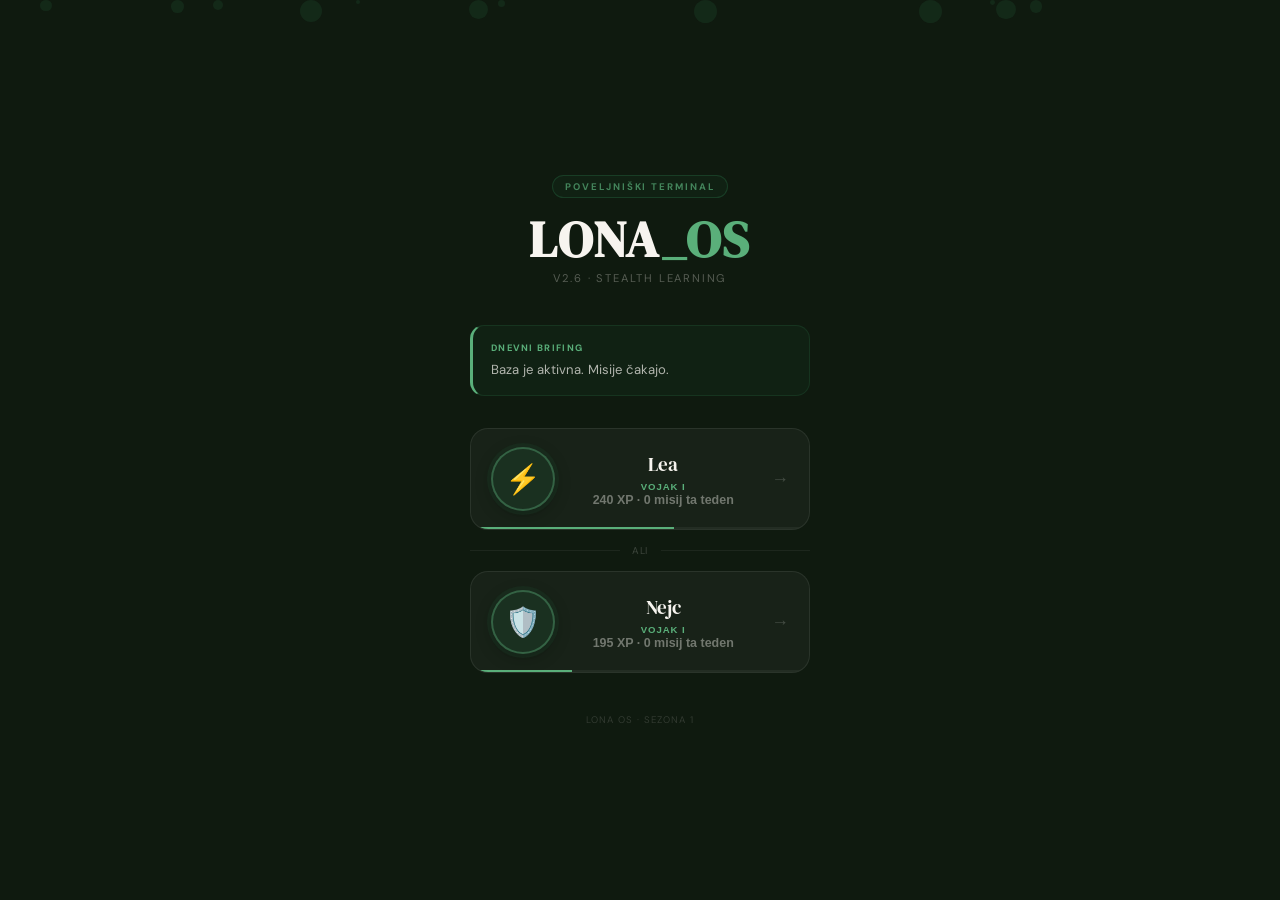
<file: index.html>
<!DOCTYPE html>
<html lang="sl" >
<head>
  <meta charset="UTF-8" />
  <meta name="viewport" content="width=device-width, initial-scale=1.0, viewport-fit=cover" />
  <meta name="theme-color" content="#F7F4EF" />
  <meta name="apple-mobile-web-app-capable" content="yes" />
  <meta name="apple-mobile-web-app-status-bar-style" content="black-translucent" />
  <title>LONA OS</title>
  <link rel="preconnect" href="https://fonts.googleapis.com" />
  <link rel="preconnect" href="https://fonts.gstatic.com" crossorigin />
  <link href="https://fonts.googleapis.com/css2?family=Nunito:wght@700;800;900&family=Nunito+Sans:wght@400;600;700&display=swap" rel="stylesheet"/>
  <link rel="stylesheet" href="style.css" />
  <link rel="manifest" href="manifest.json"/>
  <meta name="mobile-web-app-capable" content="yes"/>
  <meta name="apple-mobile-web-app-capable" content="yes"/>
  <meta name="apple-mobile-web-app-status-bar-style" content="default"/>
  <meta name="apple-mobile-web-app-title" content="LONA OS"/>
  <meta name="theme-color" content="#F7F4EF"/>
</head>
<body>


  <!-- ── HEADER ──────────────────────────────────────────── -->
  <header class="top-bar">
    <div class="top-bar__logo">
      <span class="logo-bracket">[</span>LONA<span class="logo-accent">_OS</span><span class="logo-bracket">]</span>
    </div>
    <div class="top-bar__meta">
      <span class="status-dot" aria-label="Online"></span>
      <span class="top-bar__title">Poveljniški Center</span>
    </div>
    <button class="top-bar__alert" onclick="showSituationPicker()" title="Situacijska misija" style="margin-right:4px;background:#FF9500;border-color:#FF9500;color:white">📍</button>
    <button class="top-bar__alert" aria-label="Zamenjaj agenta" onclick="location.href='login.html'" title="Zamenjaj agenta">
      ⇄
    </button>
  </header>

  <main class="main-scroll">

  <!-- COMMANDER PANEL -->
  <section id="cmd-panel-section">
    <!-- Generira renderCmdAgents() -->
  </section>

  <!-- KATEGORIJE — horizontal scroll -->
  <div class="cat-scroll-wrap">
    <div class="cat-scroll" id="cat-scroll">
      <button class="cat-pill cat-pill--active" data-cat="all">Vse</button>
      <button class="cat-pill" data-cat="hygiene">Higiena</button>
      <button class="cat-pill" data-cat="kitchen">Kuhinja</button>
      <button class="cat-pill" data-cat="cleaning">Čiščenje</button>
      <button class="cat-pill" data-cat="organisation">Organiz.</button>
      <button class="cat-pill" data-cat="care">Skrb</button>
      <button class="cat-pill" data-cat="outdoor">Outdoor</button>
      <button class="cat-pill" data-cat="body">Telo</button>
      <button class="cat-pill" data-cat="safety">Varnost</button>
      <button class="cat-pill" data-cat="money">Denar</button>
      <button class="cat-pill" data-cat="social">Socialne</button>
      <button class="cat-pill" data-cat="creativity">Um</button>
      <button class="cat-pill" data-cat="eq">EQ</button>
      <button class="cat-pill" data-cat="fear">Strah</button>
      <button class="cat-pill" data-cat="independence">Samostojnost</button>
      <button class="cat-pill" data-cat="custom">Moje</button>
    </div>
  </div>

  <!-- HEADER misij -->
  <div class="section-header" style="margin-bottom:0">
    <h3 class="section-header__title" id="missions-cat-title">⭐ Vse Misije</h3>
    <div style="display:flex;gap:6px;align-items:center">
      <button onclick="shuffleMissions()"
        style="padding:5px 10px;border-radius:20px;background:#007AFF;color:white;font-family:'Nunito',sans-serif;font-size:.72rem;font-weight:900;border:none;cursor:pointer;box-shadow:0 2px 0 rgba(0,122,255,.4)">↻</button>
      <button onclick="showSituationPicker()"
        style="padding:5px 10px;border-radius:20px;background:#FF9500;color:white;font-family:'Nunito',sans-serif;font-size:.72rem;font-weight:900;border:none;cursor:pointer;box-shadow:0 2px 0 rgba(255,149,0,.4)">📍</button>
      <span class="section-header__badge" id="missions-badge">0</span>
    </div>
  </div>

  <!-- MISSIONS GRID — dinamično -->
  <section class="missions-wrapper">
    <div class="missions-grid" id="missions-grid"></div>
  </section>

</main>

  <!-- ── BOTTOM NAV ───────────────────────────────────────── -->
  <nav class="bottom-nav" aria-label="Navigacija">
    <button class="bottom-nav__item bottom-nav__item--active" aria-current="page" onclick="location.href='index.html'">
      🏠
      <span>Baza</span>
    </button>
    <button class="bottom-nav__item" onclick="location.href='hub.html'">
      <svg viewBox="0 0 24 24" fill="none" stroke="currentColor" stroke-width="2"><circle cx="12" cy="12" r="10"/><path d="M12 8v4l3 3"/></svg>
      Hub
    </button>
    <button class="bottom-nav__item" onclick="location.href='library.html'">
      📚
      <span>Knjižnica</span>
    </button>
    <button class="bottom-nav__item" onclick="location.href='profile.html'">
      👤
      <span>Profil</span>
    </button>
  </nav>

  
  

  <script src="config.js"></script>
  <script src="engine/gatekeeper.js"></script>
  <script src="engine/xp.js"></script>
  <script src="engine/cooldown.js"></script>
  <script src="engine/joker.js"></script>
  <script src="engine/actionPrompt.js"></script>
  <script src="engine/mastery.js"></script>
  <script src="engine/season.js"></script>
  <script src="engine/equipment.js"></script>
  <script src="engine/eq.js"></script>
  <script src="engine/bank.js"></script>
  <script src="engine/attributes.js"></script>
  <script src="engine/progressive.js"></script>
  <script src="engine/streak.js"></script>
  <script src="engine/custom_missions.js"></script>
  <script src="engine/scholar.js"></script>
  <script src="engine.js"></script>

  <!-- Settings panel -->
  <div id="settings-panel" style="display:none;position:fixed;inset:0;z-index:9000;background:rgba(0,0,0,.85);backdrop-filter:blur(8px);align-items:center;justify-content:center">
    <div style="background:var(--bg-card);border:1px solid rgba(255,255,255,.12);border-radius:var(--r-lg);padding:24px 20px;max-width:320px;width:calc(100% - 32px);display:flex;flex-direction:column;gap:12px">
      <p style="font-family:var(--font-display);font-size:1rem;font-weight:700;letter-spacing:.08em">⚙️ Nastavitve</p>

      <button onclick="lonaReset()" style="padding:11px;border-radius:var(--r-md);background:rgba(255,60,90,.1);border:1px solid rgba(255,60,90,.3);color:var(--neon-red);font-size:.88rem;font-weight:600;font-family:var(--font-body)">
        🔄 Reset vse podatke
      </button>

      <button onclick="lonaDebug();document.getElementById('settings-panel').style.display='none'" style="padding:11px;border-radius:var(--r-md);background:#EEF3FD;border:1px solid rgba(37,99,235,.2);color:#2563EB;font-size:.88rem;font-weight:600;font-family:var(--font-body)">
        🔍 Debug (konzola)
      </button>

      <button onclick="document.getElementById('settings-panel').style.display='none'" style="padding:11px;border-radius:var(--r-md);border:1px solid rgba(255,255,255,.1);color:var(--text-secondary);font-size:.88rem;font-weight:600;font-family:var(--font-body)">
        Zapri
      </button>
    </div>
  </div>

  <script>
  // Pokaži current agenta v top baru
  (function() {
    const id   = localStorage.getItem("lona_current_agent") || LONA_CONFIG.agents[0].id;
    const agent = LONA_CONFIG.agents.find(a => a.id === id);
    const el   = document.getElementById("current-agent-name");
    if (el && agent) el.textContent = agent.avatar + " " + agent.name;
  })();

  // Redirect na login če ni izbranega agenta
  if (!localStorage.getItem("lona_current_agent")) {
    location.href = "login.html";
  }

  // Settings panel — zapri ob kliku zunaj ali na gumb
  document.getElementById("settings-panel").addEventListener("click", (e) => {
    if (e.target === document.getElementById("settings-panel")) {
      document.getElementById("settings-panel").style.display = "none";
    }
  });
  </script>
  <script>
    if ('serviceWorker' in navigator) {
      navigator.serviceWorker.register('./sw.js').catch(() => {});
    }
  </script>

  <!-- DEBUG OVERLAY za mobilni -->
  <div id="debug-overlay" style="display:none;position:fixed;bottom:90px;left:10px;right:10px;z-index:99999;background:rgba(0,0,0,.9);color:#0f0;font-size:.7rem;font-family:monospace;padding:10px;border-radius:10px;max-height:200px;overflow-y:auto;border:1px solid #0f0"></div>
  <script>
  // Pokaži overlay z dvojnim tapom
  let taps = 0;
  document.addEventListener('touchstart', () => {
    taps++;
    if (taps >= 5) {
      document.getElementById('debug-overlay').style.display = 'block';
      taps = 0;
    }
    setTimeout(() => taps = 0, 1000);
  });

  // Ujemi vse napake
  window.onerror = function(msg, src, line, col, err) {
    const el = document.getElementById('debug-overlay');
    el.style.display = 'block';
    el.innerHTML += '<div style="color:#f55;margin-bottom:4px">❌ ' + msg + '<br><span style="color:#888">' + (src||'').split('/').pop() + ':' + line + '</span></div>';
    return false;
  };
  window.addEventListener('unhandledrejection', e => {
    const el = document.getElementById('debug-overlay');
    el.style.display = 'block';
    el.innerHTML += '<div style="color:#fa0;margin-bottom:4px">⚠️ ' + (e.reason?.message || e.reason) + '</div>';
  });
  </script>
</body>
</html>
</file>
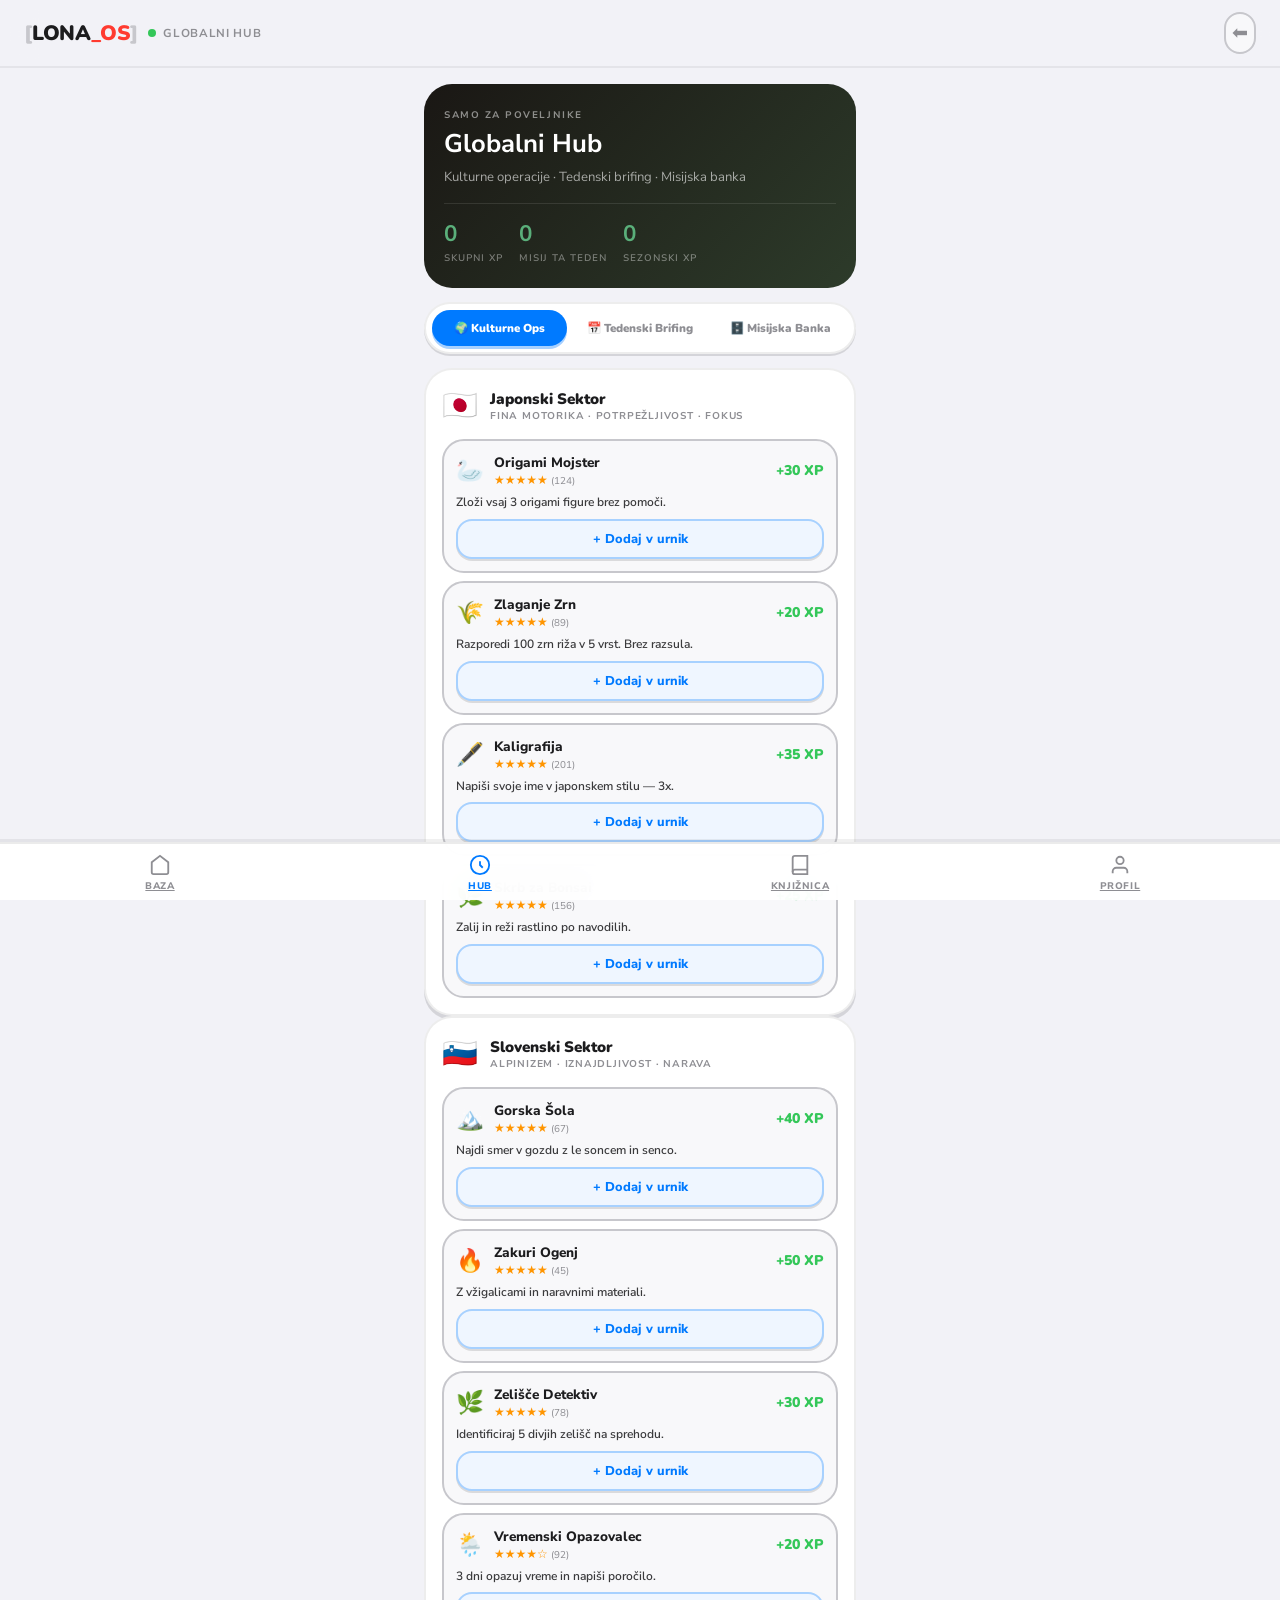
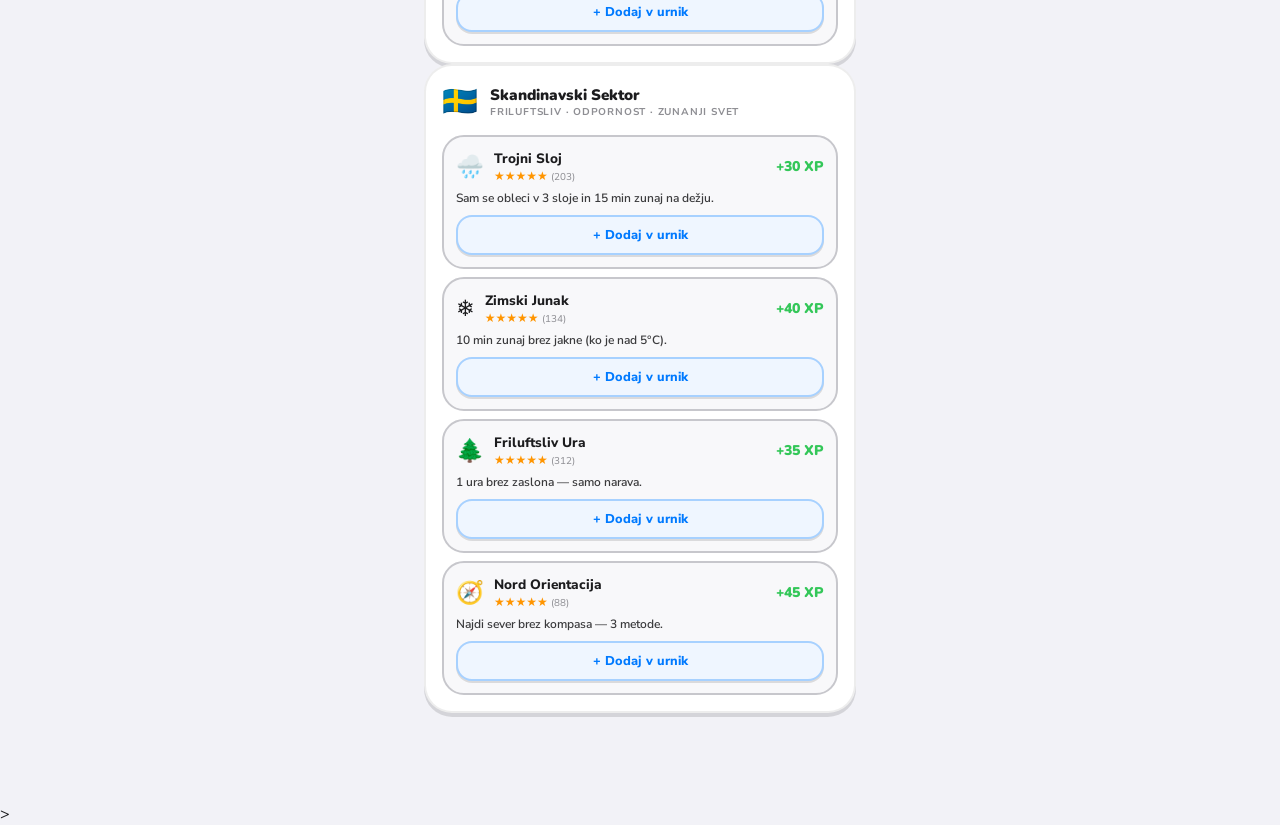
<file: hub.html>
<!DOCTYPE html>
<html lang="sl">
<head>
<meta charset="UTF-8"/>
<meta name="viewport" content="width=device-width,initial-scale=1.0,viewport-fit=cover"/>
<meta name="theme-color" content="#F7F4EF"/>
<link rel="manifest" href="manifest.json"/>
<meta name="mobile-web-app-capable" content="yes"/>
<title>LONA OS — Hub</title>
<link href="https://fonts.googleapis.com/css2?family=Nunito:wght@700;800;900&family=Nunito+Sans:wght@400;600;700&display=swap" rel="stylesheet"/>
<link rel="stylesheet" href="style.css"/>
<style>
/* Hub specifični stili */
.hub-hero {
  background: linear-gradient(135deg, #1A1714 0%, #2D3B2A 100%);
  border-radius: var(--r-xl);
  padding: 24px 20px;
  color: white;
  display: flex; flex-direction: column; gap: 8px;
}
.hub-hero__eyebrow {
  font-size: .6rem; font-weight: 700; letter-spacing: .16em;
  text-transform: uppercase; color: rgba(255,255,255,.5);
}
.hub-hero__title {
  font-family: var(--font-serif); font-size: 1.6rem;
  color: white; line-height: 1.2;
}
.hub-hero__sub { font-size: .82rem; color: rgba(255,255,255,.6); line-height: 1.5; }
.hub-hero__stats {
  display: flex; gap: 16px; margin-top: 8px; padding-top: 14px;
  border-top: 1px solid rgba(255,255,255,.1);
}
.hub-stat { display: flex; flex-direction: column; gap: 2px; }
.hub-stat__val {
  font-family: var(--font-serif); font-size: 1.4rem;
  color: #5AAF7A; font-weight: 700;
}
.hub-stat__lbl {
  font-size: .6rem; font-weight: 600; letter-spacing: .1em;
  text-transform: uppercase; color: rgba(255,255,255,.4);
}

/* Tedenski urnik */
.weekly-plan {
  background: #fff; border: 1px solid #C4BFB8;
  border-radius: var(--r-xl); padding: 18px;
}
.weekly-plan__title {
  font-family: var(--font-serif); font-size: 1rem;
  color: var(--ink-1); margin-bottom: 14px;
  display: flex; align-items: center; gap: 8px;
}
.day-row {
  display: flex; align-items: center; gap: 10px;
  padding: 8px 0; border-bottom: 1px solid #F0EDE7;
}
.day-row:last-child { border-bottom: none; }
.day-row__name {
  font-size: .72rem; font-weight: 700; color: var(--ink-3);
  width: 30px; flex-shrink: 0; text-transform: uppercase;
  letter-spacing: .06em;
}
.day-row__name--today { color: var(--green); }
.day-row__missions {
  display: flex; gap: 5px; flex: 1; flex-wrap: wrap;
}
.day-mission-chip {
  font-size: .68rem; font-weight: 600; padding: 3px 8px;
  border-radius: 20px; cursor: pointer;
  background: #EAF4EE; color: #2D7D52;
  border: 1px solid rgba(45,125,82,.2);
  transition: all 150ms ease;
}
.day-mission-chip:hover { background: #D5ECD9; }
.day-mission-chip--remove { background: #FDECEA; color: #C4352A; border-color: rgba(196,53,42,.2); }
.day-row__add {
  font-size: .7rem; color: var(--ink-4); cursor: pointer;
  padding: 3px 8px; border-radius: 20px;
  border: 1px dashed #C4BFB8;
  transition: all 150ms ease; white-space: nowrap;
}
.day-row__add:hover { border-color: var(--green); color: var(--green); }

/* Misija banka */
.mission-bank {
  background: #fff; border: 1px solid #C4BFB8;
  border-radius: var(--r-xl); padding: 18px;
}
.mission-bank__title {
  font-family: var(--font-serif); font-size: 1rem;
  color: var(--ink-1); margin-bottom: 14px;
}
.bank-grid { display: flex; flex-direction: column; gap: 6px; }
.bank-item {
  display: flex; align-items: center; gap: 12px;
  padding: 10px 12px; border-radius: var(--r-md);
  border: 1px solid #C4BFB8; cursor: pointer;
  transition: all 150ms ease; background: var(--bg-subtle);
}
.bank-item:hover { background: #EAF4EE; border-color: var(--green); }
.bank-item__icon { font-size: 1.1rem; flex-shrink: 0; }
.bank-item__info { flex: 1; }
.bank-item__name { font-size: .82rem; font-weight: 600; color: var(--ink-1); }
.bank-item__xp   { font-size: .65rem; color: var(--green); font-weight: 600; }
.bank-item__add  {
  font-size: .75rem; font-weight: 700; color: var(--ink-4);
  width: 24px; height: 24px; border-radius: 50%;
  border: 1.5px solid #C4BFB8; display: flex;
  align-items: center; justify-content: center;
  transition: all 150ms ease; flex-shrink: 0;
}
.bank-item:hover .bank-item__add { border-color: var(--green); color: var(--green); }

/* Brifing gumb */
.briefing-btn {
  display: flex; align-items: center; justify-content: center; gap: 10px;
  padding: 16px; border-radius: var(--r-lg);
  background: #1A1714; color: white;
  font-family: var(--font-sans); font-size: 1rem; font-weight: 600;
  border: none; cursor: pointer; transition: all 200ms ease;
  width: 100%;
}
.briefing-btn:hover { background: #2D3B2A; transform: translateY(-1px); }
.briefing-btn:active { transform: scale(.98); }

/* Season teaser */
.season-teaser {
  background: #FDF3E3; border: 1.5px solid rgba(196,125,26,.3);
  border-radius: var(--r-xl); padding: 16px;
  display: flex; align-items: center; gap: 14px;
}
.season-teaser__icon { font-size: 2rem; flex-shrink: 0; }
.season-teaser__info { flex: 1; }
.season-teaser__title {
  font-family: var(--font-serif); font-size: .95rem;
  color: var(--ink-1); margin-bottom: 3px;
}
.season-teaser__sub { font-size: .72rem; color: var(--amber); font-weight: 600; }
</style>
</head>
<body>

<!-- TOP BAR -->
<header class="top-bar">
  <p class="top-bar__logo"><span class="logo-bracket">[</span>LONA<span class="logo-accent">_OS</span><span class="logo-bracket">]</span></p>
  <div class="top-bar__meta">
    <span class="status-dot"></span>
    <span class="top-bar__title">Globalni Hub</span>
  </div>
  <button class="top-bar__alert" onclick="location.href='index.html'" title="Nazaj">⬅</button>
</header>

<main class="main-scroll">

  <!-- Hero -->
  <div class="hub-hero">
    <p class="hub-hero__eyebrow">Samo za Poveljnike</p>
    <h1 class="hub-hero__title">Globalni Hub</h1>
    <p class="hub-hero__sub">Kulturne operacije · Tedenski brifing · Misijska banka</p>
    <div class="hub-hero__stats">
      <div class="hub-stat">
        <span class="hub-stat__val" id="hub-total-xp">0</span>
        <span class="hub-stat__lbl">Skupni XP</span>
      </div>
      <div class="hub-stat">
        <span class="hub-stat__val" id="hub-missions-done">0</span>
        <span class="hub-stat__lbl">Misij ta teden</span>
      </div>
      <div class="hub-stat">
        <span class="hub-stat__val" id="hub-season-xp">0</span>
        <span class="hub-stat__lbl">Sezonski XP</span>
      </div>
    </div>
  </div>

  <!-- Tabs -->
  <div class="hub-tabs" id="hub-tabs">
    <button class="hub-tab hub-tab--active" data-tab="cultural">🌍 Kulturne Ops</button>
    <button class="hub-tab" data-tab="weekly">📅 Tedenski Brifing</button>
    <button class="hub-tab" data-tab="bank">🗄️ Misijska Banka</button>
  </div>

  <!-- TAB: Kulturne Operacije -->
  <div class="hub-tab-content" id="tab-cultural">

    <div class="cultural-sector">
      <div class="cultural-sector__header">
        <span class="cultural-sector__flag">🇯🇵</span>
        <div>
          <p class="cultural-sector__name">Japonski Sektor</p>
          <p class="cultural-sector__sub">Fina motorika · Potrpežljivost · Fokus</p>
        </div>
      </div>
      <div class="cultural-missions" id="sector-japan"></div>
    </div>

    <div class="cultural-sector">
      <div class="cultural-sector__header">
        <span class="cultural-sector__flag">🇸🇮</span>
        <div>
          <p class="cultural-sector__name">Slovenski Sektor</p>
          <p class="cultural-sector__sub">Alpinizem · Iznajdljivost · Narava</p>
        </div>
      </div>
      <div class="cultural-missions" id="sector-slo"></div>
    </div>

    <div class="cultural-sector">
      <div class="cultural-sector__header">
        <span class="cultural-sector__flag">🇸🇪</span>
        <div>
          <p class="cultural-sector__name">Skandinavski Sektor</p>
          <p class="cultural-sector__sub">Friluftsliv · Odpornost · Zunanji svet</p>
        </div>
      </div>
      <div class="cultural-missions" id="sector-scan"></div>
    </div>

  </div>

  <!-- TAB: Tedenski Brifing -->
  <div class="hub-tab-content" id="tab-weekly" style="display:none">
    <div class="weekly-plan">
      <p class="weekly-plan__title">📅 Tedenski urnik</p>
      <div id="weekly-schedule"></div>
      <button class="briefing-btn" style="margin-top:14px" onclick="lockWeeklyPlan()">
        🔒 Zakleni urnik za ta teden
      </button>
    </div>
    <div class="mission-bank">
      <p class="mission-bank__title">🗄️ Dodaj misijo v urnik</p>
      <div class="bank-grid" id="mission-bank"></div>
    </div>
  </div>

  <!-- TAB: Misijska Banka -->
  <div class="hub-tab-content" id="tab-bank" style="display:none">
    <div class="hub-bank-info" style="background:#fff;border:2.5px solid rgba(0,0,0,.07);border-radius:22px;padding:18px;box-shadow:0 4px 0 rgba(0,0,0,.08)">
      <p style="font-family:'Nunito',sans-serif;font-size:1rem;font-weight:900;color:#1C1C1E;margin-bottom:4px">📊 Arhiv misij</p>
      <p style="font-size:.78rem;font-weight:600;color:#8E8E93;margin-bottom:14px">Vse opravljene misije obeh agentov</p>
      <div id="hub-mission-log"></div>
    </div>
  </div>

</main>

<!-- BOTTOM NAV -->
<nav class="bottom-nav">
  <a href="login.html" class="bottom-nav__item">
    <svg viewBox="0 0 24 24" fill="none" stroke="currentColor" stroke-width="2"><path d="M3 9l9-7 9 7v11a2 2 0 01-2 2H5a2 2 0 01-2-2z"/></svg>
    Baza
  </a>
  <a href="hub.html" class="bottom-nav__item bottom-nav__item--active">
    <svg viewBox="0 0 24 24" fill="none" stroke="currentColor" stroke-width="2"><circle cx="12" cy="12" r="10"/><path d="M12 8v4l3 3"/></svg>
    Hub
  </a>
  <a href="library.html" class="bottom-nav__item">
    <svg viewBox="0 0 24 24" fill="none" stroke="currentColor" stroke-width="2"><path d="M4 19.5A2.5 2.5 0 016.5 17H20"/><path d="M6.5 2H20v20H6.5A2.5 2.5 0 014 19.5v-15A2.5 2.5 0 016.5 2z"/></svg>
    Knjižnica
  </a>
  <a href="profile.html" class="bottom-nav__item">
    <svg viewBox="0 0 24 24" fill="none" stroke="currentColor" stroke-width="2"><path d="M20 21v-2a4 4 0 00-4-4H8a4 4 0 00-4 4v2"/><circle cx="12" cy="7" r="4"/></svg>
    Profil
  </a>
</nav>

<script src="config.js"></script>
<script src="engine/xp.js"></script>
<script src="engine/season.js"></script>
<script src="engine/cooldown.js"></script>
<script>

// ── KULTURNE MISIJE ─────────────────────────────────────
const CULTURAL_MISSIONS = {
  japan: [
    { id:"origami",    label:"Origami Mojster",   icon:"🦢", xp:30, desc:"Zloži vsaj 3 origami figure brez pomoči.", stars:4.8, reviews:124 },
    { id:"zrna",       label:"Zlaganje Zrn",       icon:"🌾", xp:20, desc:"Razporedi 100 zrn riža v 5 vrst. Brez razsula.", stars:4.6, reviews:89  },
    { id:"calligraphy",label:"Kaligrafija",        icon:"🖋️", xp:35, desc:"Napiši svoje ime v japonskem stilu — 3x.", stars:4.9, reviews:201 },
    { id:"bonsai",     label:"Skrb za Bonsai",     icon:"🌿", xp:25, desc:"Zalij in reži rastlino po navodilih.", stars:4.7, reviews:156 },
  ],
  slo: [
    { id:"gorska",     label:"Gorska Šola",        icon:"🏔️", xp:40, desc:"Najdi smer v gozdu z le soncem in senco.", stars:4.9, reviews:67  },
    { id:"ogenj",      label:"Zakuri Ogenj",       icon:"🔥", xp:50, desc:"Z vžigalicami in naravnimi materiali.", stars:4.8, reviews:45  },
    { id:"zelisce",    label:"Zelišče Detektiv",   icon:"🌿", xp:30, desc:"Identificiraj 5 divjih zelišč na sprehodu.", stars:4.5, reviews:78  },
    { id:"vreme",      label:"Vremenski Opazovalec",icon:"🌦️",xp:20, desc:"3 dni opazuj vreme in napiši poročilo.", stars:4.3, reviews:92  },
  ],
  scan: [
    { id:"dez",        label:"Trojni Sloj",        icon:"🌧️", xp:30, desc:"Sam se obleci v 3 sloje in 15 min zunaj na dežju.", stars:4.7, reviews:203 },
    { id:"mraz",       label:"Zimski Junak",       icon:"❄️", xp:40, desc:"10 min zunaj brez jakne (ko je nad 5°C).", stars:4.5, reviews:134 },
    { id:"narava",     label:"Friluftsliv Ura",    icon:"🌲", xp:35, desc:"1 ura brez zaslona — samo narava.", stars:4.9, reviews:312 },
    { id:"orientacija",label:"Nord Orientacija",   icon:"🧭", xp:45, desc:"Najdi sever brez kompasa — 3 metode.", stars:4.8, reviews:88  },
  ],
};

function renderStars(n) {
  return '★'.repeat(Math.round(n)) + '☆'.repeat(5-Math.round(n));
}

function renderCulturalMissions() {
  const sectors = {
    japan: document.getElementById("sector-japan"),
    slo:   document.getElementById("sector-slo"),
    scan:  document.getElementById("sector-scan"),
  };

  Object.entries(CULTURAL_MISSIONS).forEach(([key, missions]) => {
    const el = sectors[key];
    if (!el) return;
    el.innerHTML = missions.map(m => `
      <div class="cultural-mission-card">
        <div class="cmc-top">
          <span class="cmc-icon">${m.icon}</span>
          <div class="cmc-info">
            <p class="cmc-name">${m.label}</p>
            <p class="cmc-stars" style="color:#FF9500">${renderStars(m.stars)} <span style="color:#8E8E93;font-size:.62rem">(${m.reviews})</span></p>
          </div>
          <span class="cmc-xp">+${m.xp} XP</span>
        </div>
        <p class="cmc-desc">${m.desc}</p>
        <button class="cmc-add-btn" onclick="addCulturalMission('${key}','${m.id}')">
          + Dodaj v urnik
        </button>
      </div>
    `).join("");
  });
}

function addCulturalMission(sector, missionId) {
  const m = CULTURAL_MISSIONS[sector]?.find(x => x.id === missionId);
  if (!m) return;

  // Dodaj v weekly plan za danes
  const plan  = JSON.parse(localStorage.getItem("lona_weekly_plan") || "{}");
  const today = new Date().getDay();
  if (!plan[today]) plan[today] = [];

  const customKey = "cultural_" + sector + "_" + missionId;
  if (!plan[today].includes(customKey)) plan[today].push(customKey);
  localStorage.setItem("lona_weekly_plan", JSON.stringify(plan));

  // Shrani kulturno misijo v custom missions
  const customs = JSON.parse(localStorage.getItem("lona_custom_missions") || "{}");
  customs[customKey] = { ...m, id: customKey, isCultural: true, sector };
  localStorage.setItem("lona_custom_missions", JSON.stringify(customs));

  // Feedback
  const btn = event.target;
  btn.textContent = "✓ Dodano!";
  btn.style.background = "#34C759";
  btn.style.color = "#fff";
  setTimeout(() => {
    btn.textContent = "+ Dodaj v urnik";
    btn.style.background = "";
    btn.style.color = "";
  }, 2000);
}

// ── TABS ────────────────────────────────────────────────
document.querySelectorAll(".hub-tab").forEach(tab => {
  tab.addEventListener("click", () => {
    document.querySelectorAll(".hub-tab").forEach(t => t.classList.remove("hub-tab--active"));
    document.querySelectorAll(".hub-tab-content").forEach(c => c.style.display = "none");
    tab.classList.add("hub-tab--active");
    document.getElementById("tab-" + tab.dataset.tab).style.display = "block";
  });
});

// ── WEEKLY SCHEDULE ────────────────────────────────────
const DAYS_FULL = ["Nedelja","Ponedeljek","Torek","Sreda","Četrtek","Petek","Sobota"];
const DAYS_SHORT = ["Ned","Pon","Tor","Sre","Čet","Pet","Sob"];

function getMissionLabel(id) {
  const custom = JSON.parse(localStorage.getItem("lona_custom_missions") || "{}");
  if (custom[id]) return custom[id].icon + " " + custom[id].label;
  const m = LONA_CONFIG.missions[id];
  return m?.label || id;
}

function renderWeeklySchedule() {
  const el   = document.getElementById("weekly-schedule");
  if (!el) return;
  const plan  = JSON.parse(localStorage.getItem("lona_weekly_plan") || "{}");
  const today = new Date().getDay();
  const days  = [1,2,3,4,5,6,0];

  el.innerHTML = days.map(d => {
    const missions = plan[d] || [];
    const isToday  = d === today;
    const chips = missions.map(mId =>
      `<span class="day-mission-chip" onclick="removeMissionFromDay(${d},'${mId}')">${getMissionLabel(mId)} ×</span>`
    ).join("");
    return `<div class="day-row">
      <span class="day-row__name ${isToday ? 'day-row__name--today' : ''}">${DAYS_SHORT[d]}</span>
      <div class="day-row__missions">${chips}</div>
      <span class="day-row__add" onclick="showAddMission(${d})">+</span>
    </div>`;
  }).join("");
}

function showAddMission(day) {
  const missions = Object.values(LONA_CONFIG.missions).filter(m => !m.isHidden);
  const d = document.createElement("div");
  d.className = "joker-dialog";
  const mBtns = missions.map(m =>
    `<button class="funnel-btn" onclick="addMissionToDay(${day},'${m.id}');this.closest('.joker-dialog').remove()">
      ${m.label} (+${m.baseXp} XP)
    </button>`
  ).join("");
  d.innerHTML = `<div class="joker-dialog__box">
    <p class="joker-dialog__title">Dodaj — ${DAYS_FULL[day]}</p>
    <div class="funnel-grid" style="max-height:300px;overflow-y:auto">${mBtns}</div>
    <button class="joker-dialog__cancel" style="margin-top:8px;width:100%" onclick="this.closest('.joker-dialog').remove()">Prekliči</button>
  </div>`;
  document.body.appendChild(d);
}

function addMissionToDay(day, missionId) {
  const plan = JSON.parse(localStorage.getItem("lona_weekly_plan") || "{}");
  if (!plan[day]) plan[day] = [];
  if (!plan[day].includes(missionId)) plan[day].push(missionId);
  localStorage.setItem("lona_weekly_plan", JSON.stringify(plan));
  renderWeeklySchedule();
}

function removeMissionFromDay(day, missionId) {
  const plan = JSON.parse(localStorage.getItem("lona_weekly_plan") || "{}");
  if (!plan[day]) return;
  plan[day] = plan[day].filter(m => m !== missionId);
  localStorage.setItem("lona_weekly_plan", JSON.stringify(plan));
  renderWeeklySchedule();
}

function lockWeeklyPlan() {
  const plan  = JSON.parse(localStorage.getItem("lona_weekly_plan") || "{}");
  const total = Object.values(plan).flat().length;
  if (total === 0) { alert("Dodaj vsaj eno misijo!"); return; }
  localStorage.setItem("lona_weekly_locked", "1");
  alert("✓ Urnik zaklenjen! " + total + " misij za ta teden.");
}

function renderMissionBank() {
  const el = document.getElementById("mission-bank");
  if (!el) return;
  const icons = {sesanje:"🌬️",posoda:"🍽️",perilo:"🧺",wc:"🚽",kuhanje:"🍳",izvidnik:"👁️",skupna:"🤝",skrivna_wc:"🎲"};
  el.innerHTML = Object.values(LONA_CONFIG.missions).filter(m => !m.isHidden).map(m => `
    <div class="bank-item" onclick="showAddMission(new Date().getDay())">
      <span class="bank-item__icon">${icons[m.id]||"📋"}</span>
      <div class="bank-item__info">
        <p class="bank-item__name">${m.label}</p>
        <p class="bank-item__xp">+${m.baseXp} XP</p>
      </div>
      <span class="bank-item__add">+</span>
    </div>
  `).join("");
}

// ── MISSION LOG ────────────────────────────────────────
function renderMissionLog() {
  const el  = document.getElementById("hub-mission-log");
  if (!el) return;
  const log = JSON.parse(localStorage.getItem("lona_mission_log") || "[]").reverse().slice(0, 30);
  if (!log.length) { el.innerHTML = '<p style="color:#8E8E93;font-size:.82rem;text-align:center;padding:16px">Še ni opravljenih misij.</p>'; return; }
  el.innerHTML = log.map(e => {
    const agent = LONA_CONFIG.agents.find(a => a.id === e.agentId);
    const date  = new Date(e.date).toLocaleDateString("sl-SI", {month:"short",day:"numeric",hour:"2-digit",minute:"2-digit"});
    return `<div style="display:flex;align-items:center;gap:10px;padding:10px 0;border-bottom:1px solid #F2F2F7">
      <span style="font-size:1.1rem">${agent?.avatar||"?"}</span>
      <div style="flex:1">
        <p style="font-size:.8rem;font-weight:800;color:#1C1C1E">${e.missionId}</p>
        <p style="font-size:.65rem;color:#8E8E93">${date}</p>
      </div>
      <span style="font-family:'Nunito',sans-serif;font-size:.88rem;font-weight:900;color:${e.compromised?'#FF3B30':'#34C759'}">+${e.xp} XP</span>
    </div>`;
  }).join("");
}

// ── STATS ───────────────────────────────────────────────
function initHubStats() {
  const state = JSON.parse(localStorage.getItem("lona_xp_state") || "{}");
  const total = Object.values(state).reduce((s,v) => s+v, 0);
  const log   = JSON.parse(localStorage.getItem("lona_mission_log") || "[]");

  const now  = new Date();
  const jan1 = new Date(now.getFullYear(),0,1);
  const wk   = Math.ceil(((now-jan1)/86400000+jan1.getDay()+1)/7);
  const key  = now.getFullYear()+"-W"+wk;
  const wkLog = log.filter(e => e.week === key);

  const seasonXp = LONA_CONFIG.agents.reduce((s,a) => {
    const sState = JSON.parse(localStorage.getItem("lona_season_xp")||"{}");
    return s + (sState[a.id]||0);
  }, 0);

  const el1 = document.getElementById("hub-total-xp");
  const el2 = document.getElementById("hub-missions-done");
  const el3 = document.getElementById("hub-season-xp");
  if (el1) el1.textContent = total;
  if (el2) el2.textContent = wkLog.length;
  if (el3) el3.textContent = seasonXp;
}

document.addEventListener("DOMContentLoaded", () => {
  initHubStats();
  renderCulturalMissions();
  renderWeeklySchedule();
  renderMissionBank();
  renderMissionLog();
});
</script>>

<script>
  if ('serviceWorker' in navigator) {
    navigator.serviceWorker.register('./sw.js').catch(() => {});
  }
</script>
</body>
</html>
</file>
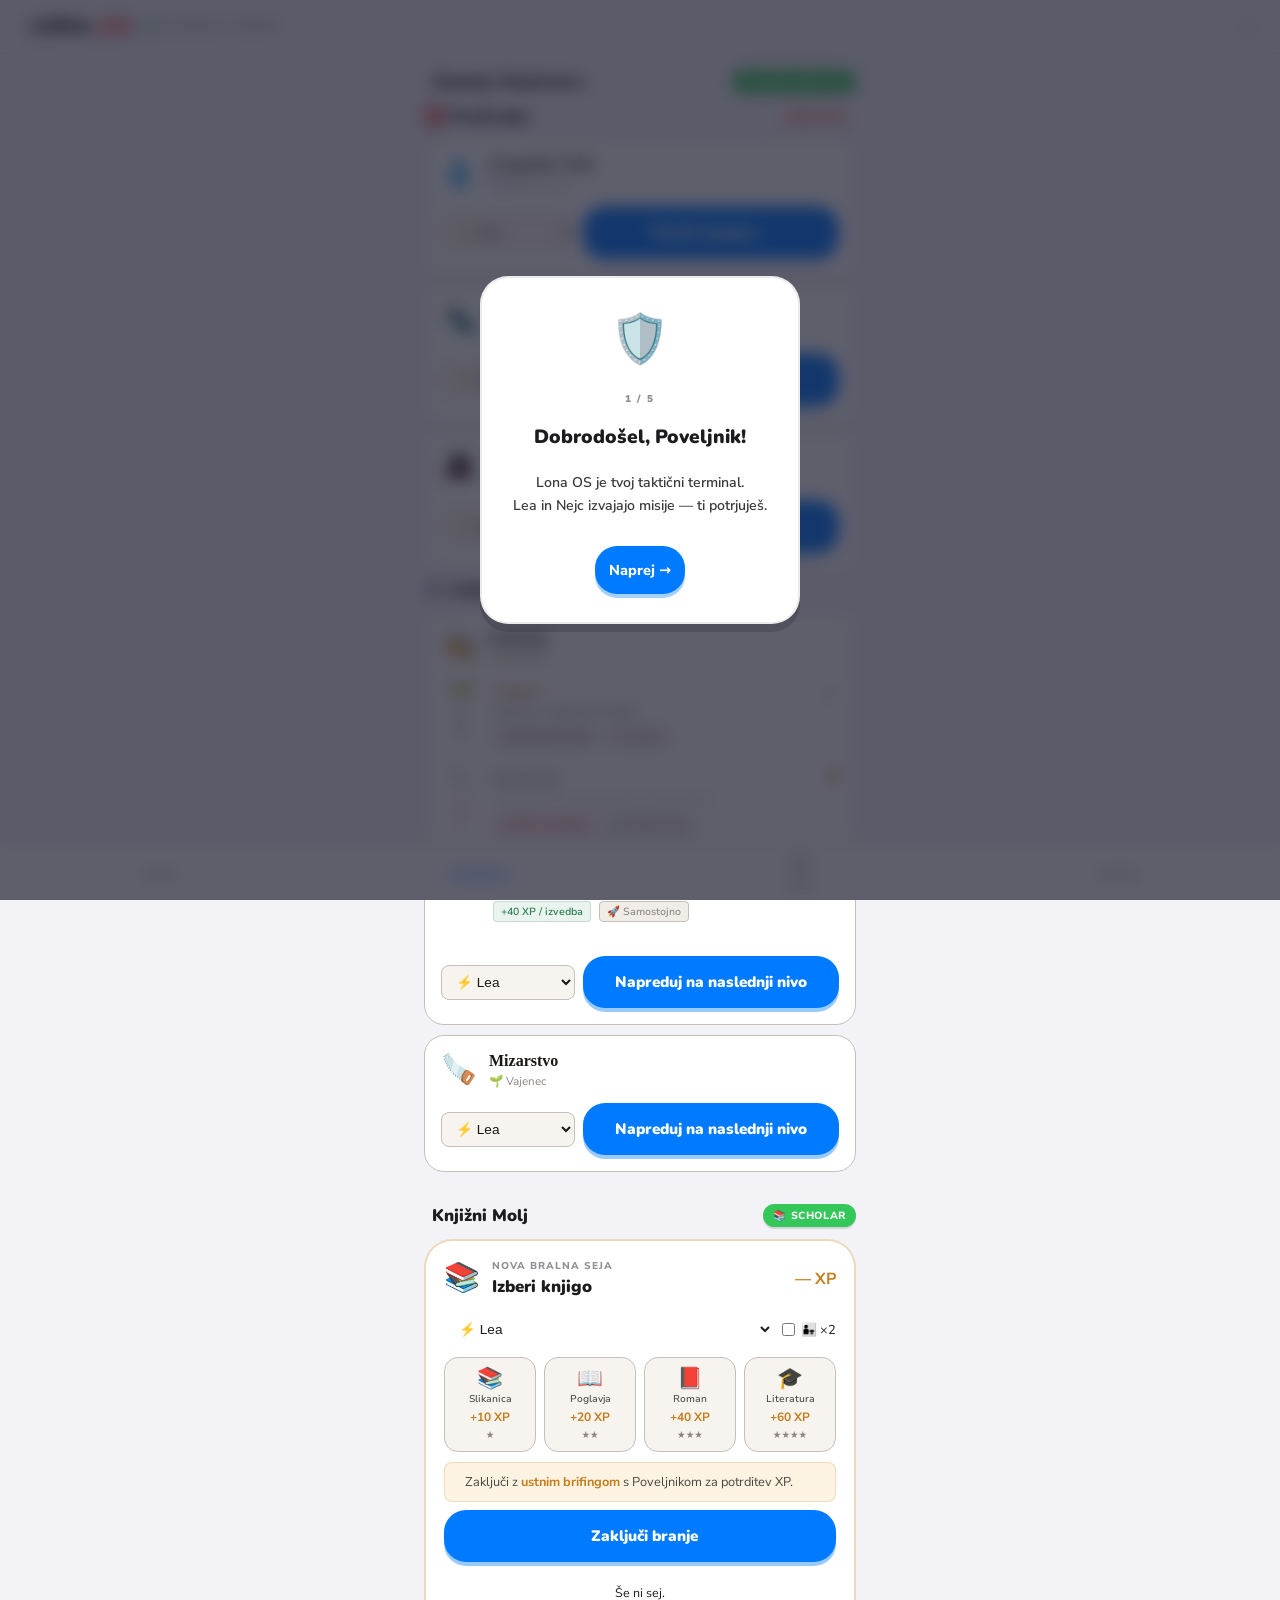
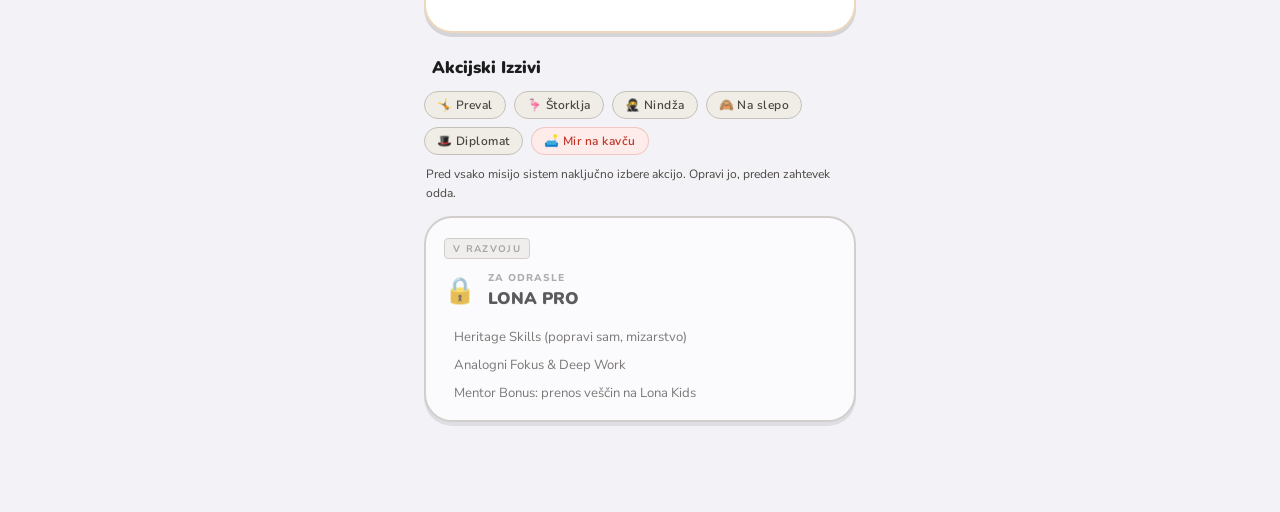
<file: library.html>
<!DOCTYPE html>
<html lang="sl">
<head>
  <meta charset="UTF-8" />
  <meta name="viewport" content="width=device-width, initial-scale=1.0, viewport-fit=cover" />
  <meta name="theme-color" content="#F7F4EF" />
  <title>LONA OS — Knjižnica</title>
  <link rel="preconnect" href="https://fonts.googleapis.com" />
  <link rel="preconnect" href="https://fonts.gstatic.com" crossorigin />
  <link href="https://fonts.googleapis.com/css2?family=Nunito:wght@700;800;900&family=Nunito+Sans:wght@400;600;700&display=swap" rel="stylesheet"/>
  <link rel="stylesheet" href="style.css" />
  <link rel="stylesheet" href="library.css" />
  <link rel="manifest" href="manifest.json"/>
  <meta name="mobile-web-app-capable" content="yes"/>
  <meta name="apple-mobile-web-app-capable" content="yes"/>
  <meta name="apple-mobile-web-app-status-bar-style" content="default"/>
  <meta name="apple-mobile-web-app-title" content="LONA OS"/>
  <meta name="theme-color" content="#F7F4EF"/>
</head>
<body>


  <!-- ── HEADER ──────────────────────────────────────────── -->
  <header class="top-bar">
    <div class="top-bar__logo">
      <span class="logo-bracket">[</span>LONA<span class="logo-accent">_OS</span><span class="logo-bracket">]</span>
    </div>
    <div class="top-bar__meta">
      <span class="status-dot"></span>
      <span class="top-bar__title">Knjižnica Veščin</span>
    </div>
    <button class="top-bar__alert" aria-label="Obvestila">
      <i class="ph-bold ph-bell"></i>
    </button>
  </header>

  <main class="main-scroll">

    <!-- ══════════════════════════════════════════════════════
         SECTION 1 — STOPNJE MOJSTRSTVA
    ══════════════════════════════════════════════════════ -->
    <section aria-label="Stopnje mojstrstva">
      <div class="section-header">
        <h3 class="section-header__title"><i class="ph-bold ph-medal"></i> Stopnje Mojstrstva</h3>
        <span class="section-header__badge">3 veščine</span>
      </div>

      <!-- MASTERY SKILL CARD — Kuhanje -->
      <!-- ── SURVIVAL MISIJE ────────────────────────────────── -->
      <div class="section-header" style="margin-bottom:10px">
        <h3 class="section-header__title">🆘 Preživetje</h3>
        <span class="section-header__badge" style="color:#C4352A;background:#FDECEA;border-color:rgba(196,53,42,.2)">Survival</span>
      </div>

      <article class="mastery-card" data-skill="voda">
        <div class="mastery-card__head mastery-card__head--toggle" role="button" tabindex="0">
          <span class="mastery-card__emoji">💧</span>
          <div>
            <p class="mastery-card__title">Gospodar Vode</p>
            <p class="mastery-card__current-level">🔍 Poišči ventil</p>
          </div>
          <span class="mastery-card__caret"><i class="ph-bold ph-caret-down"></i></span>
        </div>
        <div class="mastery-track mastery-track--hidden">
          <div class="mastery-step mastery-step--active" data-level="0">
            <div class="mastery-step__node">
              <span class="mastery-step__icon">🔍</span>
              <div class="mastery-step__connector mastery-step__connector--active"></div>
            </div>
            <div class="mastery-step__body">
              <p class="mastery-step__label">Poišči ventil</p>
              <p class="mastery-step__desc">S starším poišči glavni ventil za vodo v hiši.</p>
              <div class="mastery-step__meta">
                <span class="mastery-step__reward">+20 XP</span>
                <span class="mastery-step__autonomy">skupaj</span>
              </div>
            </div>
            <span class="mastery-step__pulse"></span>
          </div>
          <div class="mastery-step mastery-step--locked" data-level="1">
            <div class="mastery-step__node">
              <span class="mastery-step__icon">🔧</span>
              <div class="mastery-step__connector mastery-step__connector--active"></div>
            </div>
            <div class="mastery-step__body">
              <p class="mastery-step__label">Zapri ventil</p>
              <p class="mastery-step__desc">Sam poišči in zapri ventil ko starš reče.</p>
              <div class="mastery-step__meta">
                <span class="mastery-step__reward">+30 XP</span>
                <span class="mastery-step__autonomy">z nadzorom</span>
              </div>
            </div>
            <span class="mastery-step__lock">🔒</span>
          </div>
          <div class="mastery-step mastery-step--locked" data-level="2">
            <div class="mastery-step__node">
              <span class="mastery-step__icon">⭐</span>
            </div>
            <div class="mastery-step__body">
              <p class="mastery-step__label">Mojster</p>
              <p class="mastery-step__desc">Zapri in odpri v 30 sekundah. Brez pomoči.</p>
              <div class="mastery-step__meta">
                <span class="mastery-step__reward">+50 XP</span>
                <span class="mastery-step__autonomy">samostojno</span>
              </div>
            </div>
            <span class="mastery-step__lock">🔒</span>
          </div>
        </div>
        <div style="display:flex;gap:8px;margin-top:14px;align-items:center">
          <select class="mastery-agent-select" data-skill="voda" style="flex:1;padding:8px 10px;border-radius:8px;background:#F7F4EF;border:1px solid #C4BFB8;color:#1A1714;font-size:.85rem">
            <option value="lea">⚡ Lea</option>
            <option value="nejc">🛡️ Nejc</option>
          </select>
          <button class="mastery-advance-btn btn-primary" data-skill="voda" data-agent="lea" style="margin-top:0;flex:2">
            Potrdi stopnjo ✓
          </button>
        </div>
      </article>

      <article class="mastery-card" data-skill="blackout">
        <div class="mastery-card__head mastery-card__head--toggle" role="button" tabindex="0">
          <span class="mastery-card__emoji">🔦</span>
          <div>
            <p class="mastery-card__title">Blackout Protokol</p>
            <p class="mastery-card__current-level">🔦 Z lučko</p>
          </div>
          <span class="mastery-card__caret"><i class="ph-bold ph-caret-down"></i></span>
        </div>
        <div class="mastery-track mastery-track--hidden">
          <div class="mastery-step mastery-step--active" data-level="0">
            <div class="mastery-step__node">
              <span class="mastery-step__icon">🔦</span>
              <div class="mastery-step__connector mastery-step__connector--active"></div>
            </div>
            <div class="mastery-step__body">
              <p class="mastery-step__label">Z lučko</p>
              <p class="mastery-step__desc">Z naglavno lučko najdi pot do varovalke skupaj s starším.</p>
              <div class="mastery-step__meta">
                <span class="mastery-step__reward">+20 XP</span>
                <span class="mastery-step__autonomy">skupaj</span>
              </div>
            </div>
            <span class="mastery-step__pulse"></span>
          </div>
          <div class="mastery-step mastery-step--locked" data-level="1">
            <div class="mastery-step__node">
              <span class="mastery-step__icon">🗣️</span>
              <div class="mastery-step__connector mastery-step__connector--active"></div>
            </div>
            <div class="mastery-step__body">
              <p class="mastery-step__label">Glasovno vodenje</p>
              <p class="mastery-step__desc">Brez lučke. Starš usmerja samo z besedami.</p>
              <div class="mastery-step__meta">
                <span class="mastery-step__reward">+30 XP</span>
                <span class="mastery-step__autonomy">z vodenjem</span>
              </div>
            </div>
            <span class="mastery-step__lock">🔒</span>
          </div>
          <div class="mastery-step mastery-step--locked" data-level="2">
            <div class="mastery-step__node">
              <span class="mastery-step__icon">⭐</span>
            </div>
            <div class="mastery-step__body">
              <p class="mastery-step__label">Mojster</p>
              <p class="mastery-step__desc">Sam, v temi, do varovalke in nazaj v 60 sekundah.</p>
              <div class="mastery-step__meta">
                <span class="mastery-step__reward">+50 XP</span>
                <span class="mastery-step__autonomy">samostojno</span>
              </div>
            </div>
            <span class="mastery-step__lock">🔒</span>
          </div>
        </div>
        <div style="display:flex;gap:8px;margin-top:14px;align-items:center">
          <select class="mastery-agent-select" data-skill="blackout" style="flex:1;padding:8px 10px;border-radius:8px;background:#F7F4EF;border:1px solid #C4BFB8;color:#1A1714;font-size:.85rem">
            <option value="lea">⚡ Lea</option>
            <option value="nejc">🛡️ Nejc</option>
          </select>
          <button class="mastery-advance-btn btn-primary" data-skill="blackout" data-agent="lea" style="margin-top:0;flex:2">
            Potrdi stopnjo ✓
          </button>
        </div>
      </article>

      <article class="mastery-card" data-skill="diplomat">
        <div class="mastery-card__head mastery-card__head--toggle" role="button" tabindex="0">
          <span class="mastery-card__emoji">🎩</span>
          <div>
            <p class="mastery-card__title">Diplomat</p>
            <p class="mastery-card__current-level">🛒 Vprašaj v trgovini</p>
          </div>
          <span class="mastery-card__caret"><i class="ph-bold ph-caret-down"></i></span>
        </div>
        <div class="mastery-track mastery-track--hidden">
          <div class="mastery-step mastery-step--active" data-level="0">
            <div class="mastery-step__node">
              <span class="mastery-step__icon">🛒</span>
              <div class="mastery-step__connector mastery-step__connector--active"></div>
            </div>
            <div class="mastery-step__body">
              <p class="mastery-step__label">Vprašaj v trgovini</p>
              <p class="mastery-step__desc">Sam pristopi k prodajalcu in vprašaj kje je artikel.</p>
              <div class="mastery-step__meta">
                <span class="mastery-step__reward">+25 XP</span>
                <span class="mastery-step__autonomy">z nadzorom</span>
              </div>
            </div>
            <span class="mastery-step__pulse"></span>
          </div>
          <div class="mastery-step mastery-step--locked" data-level="1">
            <div class="mastery-step__node">
              <span class="mastery-step__icon">🍽️</span>
              <div class="mastery-step__connector mastery-step__connector--active"></div>
            </div>
            <div class="mastery-step__body">
              <p class="mastery-step__label">Naroči v restavraciji</p>
              <p class="mastery-step__desc">Sam naroči hrano za celo mizo. Pozdrav, naročilo, hvala.</p>
              <div class="mastery-step__meta">
                <span class="mastery-step__reward">+35 XP</span>
                <span class="mastery-step__autonomy">z nadzorom</span>
              </div>
            </div>
            <span class="mastery-step__lock">🔒</span>
          </div>
          <div class="mastery-step mastery-step--locked" data-level="2">
            <div class="mastery-step__node">
              <span class="mastery-step__icon">⭐</span>
            </div>
            <div class="mastery-step__body">
              <p class="mastery-step__label">Mojster</p>
              <p class="mastery-step__desc">Reši problem sam — reklamacija, napaka v naročilu.</p>
              <div class="mastery-step__meta">
                <span class="mastery-step__reward">+50 XP</span>
                <span class="mastery-step__autonomy">samostojno</span>
              </div>
            </div>
            <span class="mastery-step__lock">🔒</span>
          </div>
        </div>
        <div style="display:flex;gap:8px;margin-top:14px;align-items:center">
          <select class="mastery-agent-select" data-skill="diplomat" style="flex:1;padding:8px 10px;border-radius:8px;background:#F7F4EF;border:1px solid #C4BFB8;color:#1A1714;font-size:.85rem">
            <option value="lea">⚡ Lea</option>
            <option value="nejc">🛡️ Nejc</option>
          </select>
          <button class="mastery-advance-btn btn-primary" data-skill="diplomat" data-agent="lea" style="margin-top:0;flex:2">
            Potrdi stopnjo ✓
          </button>
        </div>
      </article>

      <!-- ── VEŠČINE ─────────────────────────────────────────── -->
      <div class="section-header" style="margin-bottom:10px;margin-top:8px">
        <h3 class="section-header__title">🛠️ Veščine</h3>
      </div>

      <article class="mastery-card" data-skill="kuhanje">
        <div class="mastery-card__head">
          <span class="mastery-card__emoji">👨‍🍳</span>
          <div>
            <h4 class="mastery-card__title">Kuhanje</h4>
            <p class="mastery-card__current-level">Trenutno: <span class="level-tag level-tag--active">Pomočnik</span></p>
          </div>
        </div>

        <!-- Level track -->
        <div class="mastery-track">

          <!-- VAJENEC — completed -->
          <div class="mastery-step mastery-step--done" data-level="0">
            <div class="mastery-step__node">
              <span class="mastery-step__icon">🌱</span>
              <div class="mastery-step__connector mastery-step__connector--done"></div>
            </div>
            <div class="mastery-step__body">
              <p class="mastery-step__label">Vajenec</p>
              <p class="mastery-step__desc">Osnove z nadzorom starša.</p>
              <div class="mastery-step__meta">
                <span class="mastery-step__cost mastery-step__cost--paid">−50 XP investicija</span>
                <span class="mastery-step__autonomy">👁 Nadzor</span>
              </div>
            </div>
            <div class="mastery-step__check">✓</div>
          </div>

          <!-- POMOČNIK — active -->
          <div class="mastery-step mastery-step--active" data-level="1">
            <div class="mastery-step__node">
              <span class="mastery-step__icon">🔧</span>
              <div class="mastery-step__connector mastery-step__connector--active"></div>
            </div>
            <div class="mastery-step__body">
              <p class="mastery-step__label">Pomočnik</p>
              <p class="mastery-step__desc">Starš pasivno opazuje. Brezplačna praksa.</p>
              <div class="mastery-step__meta">
                <span class="mastery-step__cost">−25 XP investicija</span>
                <span class="mastery-step__autonomy">👀 Opazovalec</span>
              </div>
            </div>
            <div class="mastery-step__pulse"></div>
          </div>

          <!-- MOJSTER — locked -->
          <div class="mastery-step mastery-step--locked" data-level="2">
            <div class="mastery-step__node">
              <span class="mastery-step__icon">⭐</span>
            </div>
            <div class="mastery-step__body">
              <p class="mastery-step__label">Mojster</p>
              <p class="mastery-step__desc">Polna licenca. Zdaj s to veščino zaslužuješ XP.</p>
              <div class="mastery-step__meta">
                <span class="mastery-step__reward">+40 XP / izvedba</span>
                <span class="mastery-step__autonomy">🚀 Samostojno</span>
              </div>
            </div>
            <div class="mastery-step__lock">🔒</div>
          </div>

        </div><!-- /mastery-track -->
        <div style="display:flex;gap:8px;margin-top:14px;align-items:center">
          <select class="mastery-agent-select" data-skill="kuhanje" style="flex:1;padding:8px 10px;border-radius:8px;background:#F7F4EF;border:1px solid #C4BFB8;color:#1A1714;font-size:.85rem">
            <option value="lea">⚡ Lea</option>
            <option value="nejc">🛡️ Nejc</option>
          </select>
          <button class="mastery-advance-btn btn-primary" data-skill="kuhanje" data-agent="lea" style="margin-top:0;flex:2">
            Napreduj na naslednji nivo
          </button>
        </div>
      </article>

      <!-- MASTERY SKILL CARD — Mizarstvo -->
      <article class="mastery-card" data-skill="mizarstvo">
        <div class="mastery-card__head mastery-card__head--toggle" role="button" tabindex="0" aria-expanded="false">
          <span class="mastery-card__emoji">🪚</span>
          <div>
            <h4 class="mastery-card__title">Mizarstvo</h4>
            <p class="mastery-card__current-level">Trenutno: <span class="level-tag level-tag--locked">Zaklenjeno</span></p>
          </div>
          <i class="ph-bold ph-caret-down mastery-card__caret"></i>
        </div>
        <!-- collapsed — track hidden, expand on click via engine.js -->
        <div class="mastery-track mastery-track--hidden">
          <div class="mastery-step mastery-step--locked" data-level="2">
            <div class="mastery-step__node"><span class="mastery-step__icon">🌱</span></div>
            <div class="mastery-step__body">
              <p class="mastery-step__label">Vajenec</p>
              <p class="mastery-step__desc">Kladivo, žeblji. Polni nadzor starša.</p>
              <div class="mastery-step__meta">
                <span class="mastery-step__cost">−75 XP investicija</span>
                <span class="mastery-step__autonomy">👁 Nadzor</span>
              </div>
            </div>
            <div class="mastery-step__lock">🔒</div>
          </div>
          <div class="mastery-step mastery-step--locked" data-level="2">
            <div class="mastery-step__node"><span class="mastery-step__icon">🔧</span></div>
            <div class="mastery-step__body">
              <p class="mastery-step__label">Pomočnik</p>
              <p class="mastery-step__desc">Žaga in vrtalnik. Starš opazuje.</p>
              <div class="mastery-step__meta">
                <span class="mastery-step__cost">−25 XP investicija</span>
                <span class="mastery-step__autonomy">👀 Opazovalec</span>
              </div>
            </div>
            <div class="mastery-step__lock">🔒</div>
          </div>
          <div class="mastery-step mastery-step--locked" data-level="2">
            <div class="mastery-step__node"><span class="mastery-step__icon">⭐</span></div>
            <div class="mastery-step__body">
              <p class="mastery-step__label">Mojster</p>
              <p class="mastery-step__desc">Popravi sam. Polna samostojnost.</p>
              <div class="mastery-step__meta">
                <span class="mastery-step__reward">+50 XP / izvedba</span>
                <span class="mastery-step__autonomy">🚀 Samostojno</span>
              </div>
            </div>
            <div class="mastery-step__lock">🔒</div>
          </div>
        </div>
              <div style="display:flex;gap:8px;margin-top:14px;align-items:center">
          <select class="mastery-agent-select" data-skill="mizarstvo" style="flex:1;padding:8px 10px;border-radius:8px;background:#F7F4EF;border:1px solid #C4BFB8;color:#1A1714;font-size:.85rem">
            <option value="lea">⚡ Lea</option>
            <option value="nejc">🛡️ Nejc</option>
          </select>
          <button class="mastery-advance-btn btn-primary" data-skill="mizarstvo" data-agent="lea" style="margin-top:0;flex:2">
            Napreduj na naslednji nivo
          </button>
        </div>
      </article>

      <!-- MASTERY SKILL CARD — Orientacija -->
      

    </section>

    <!-- ══════════════════════════════════════════════════════
         SECTION 2 — KNJIŽNI MOLJ (Scholar)
    ══════════════════════════════════════════════════════ -->
    <section aria-label="Knjižni Molj">
      <div class="section-header" style="margin-top: 8px;">
        <h3 class="section-header__title"><i class="ph-bold ph-book-open"></i> Knjižni Molj</h3>
        <span class="section-header__badge scholar">📚 Scholar</span>
      </div>

      <!-- Scholar session -->
      <article class="card card--scholar">
        <div class="card__header">
          <span class="scholar-avatar">📚</span>
          <div>
            <p class="card__eyebrow">Nova bralna seja</p>
            <h4 class="card__title">Izberi knjigo</h4>
          </div>
          <span class="scholar-xp-badge" id="scholar-xp-preview">— XP</span>
        </div>
        <div style="display:flex;gap:8px;margin-bottom:10px;align-items:center">
          <select class="scholar-agent-select" style="flex:1;padding:8px 10px;border-radius:var(--r-sm);background:var(--bg-base);border:1px solid rgba(255,255,255,0.1);color:var(--text-primary);font-size:.85rem">
            <option value="lea">⚡ Lea</option>
            <option value="nejc">🛡️ Nejc</option>
          </select>
          <label style="display:flex;align-items:center;gap:6px;font-size:.8rem;color:var(--text-secondary);cursor:pointer;white-space:nowrap">
            <input type="checkbox" id="scholar-younger" style="accent-color:var(--neon-gold)"/> 👨‍👧 ×2
          </label>
        </div>
        <div class="book-type-grid">
          <button class="book-type-btn" data-book-type="slikanica">
            <span class="book-type-btn__icon">📚</span>
            <span class="book-type-btn__label">Slikanica</span>
            <span class="book-type-btn__xp">+10 XP</span>
            <span class="book-type-btn__diff">★</span>
          </button>
          <button class="book-type-btn" data-book-type="poglavje">
            <span class="book-type-btn__icon">📖</span>
            <span class="book-type-btn__label">Poglavja</span>
            <span class="book-type-btn__xp">+20 XP</span>
            <span class="book-type-btn__diff">★★</span>
          </button>
          <button class="book-type-btn" data-book-type="roman">
            <span class="book-type-btn__icon">📕</span>
            <span class="book-type-btn__label">Roman</span>
            <span class="book-type-btn__xp">+40 XP</span>
            <span class="book-type-btn__diff">★★★</span>
          </button>
          <button class="book-type-btn" data-book-type="literatura">
            <span class="book-type-btn__icon">🎓</span>
            <span class="book-type-btn__label">Literatura</span>
            <span class="book-type-btn__xp">+60 XP</span>
            <span class="book-type-btn__diff">★★★★</span>
          </button>
        </div>
        <div class="scholar-briefing-row" style="margin-top:10px">
          <i class="ph-bold ph-microphone"></i>
          <p>Zaključi z <strong>ustnim brifingom</strong> s Poveljnikom za potrditev XP.</p>
        </div>
        <button class="btn-primary" id="scholar-finish" style="margin-top:8px">
          <i class="ph-bold ph-check"></i> Zaključi branje
        </button>
        <div class="scholar-history" id="scholar-history" style="margin-top:10px"></div>
      </article>

    </section>

    <!-- ══════════════════════════════════════════════════════
         SECTION 3 — GIBALNI MODIFIKATORJI (pregled)
    ══════════════════════════════════════════════════════ -->
    <section aria-label="Gibalni modifikatorji">
      <div class="section-header" style="margin-top: 8px;">
        <h3 class="section-header__title"><i class="ph-bold ph-person-simple-run"></i> Akcijski Izzivi</h3>
      </div>
      <div class="prompt-chips">
        <span class="prompt-chip">🤸 Preval</span>
        <span class="prompt-chip">🦩 Štorklja</span>
        <span class="prompt-chip">🥷 Nindža</span>
        <span class="prompt-chip">🙈 Na slepo</span>
        <span class="prompt-chip">🎩 Diplomat</span>
        <span class="prompt-chip prompt-chip--special">🛋️ Mir na kavču</span>
      </div>
      <p class="prompt-note">Pred vsako misijo sistem naključno izbere akcijo. Opravi jo, preden zahtevek odda.</p>
    </section>

    <!-- ══════════════════════════════════════════════════════
         SECTION 4 — LONA PRO (teaser)
    ══════════════════════════════════════════════════════ -->
    <section aria-label="Lona Pro">
      <article class="card card--pro-teaser">
        <div class="pro-teaser__badge">V RAZVOJU</div>
        <div class="card__header">
          <span style="font-size: 1.6rem;">🔒</span>
          <div>
            <p class="card__eyebrow">Za odrasle</p>
            <h4 class="card__title">LONA PRO</h4>
          </div>
        </div>
        <ul class="pro-teaser__list">
          <li><i class="ph-bold ph-hammer"></i> Heritage Skills (popravi sam, mizarstvo)</li>
          <li><i class="ph-bold ph-brain"></i> Analogni Fokus &amp; Deep Work</li>
          <li><i class="ph-bold ph-users-three"></i> Mentor Bonus: prenos veščin na Lona Kids</li>
        </ul>
      </article>
    </section>

  </main>

  <!-- ── BOTTOM NAV ───────────────────────────────────────── -->
  <nav class="bottom-nav" aria-label="Navigacija">
    <button class="bottom-nav__item" onclick="location.href='index.html'">
      <i class="ph-bold ph-house-simple"></i>
      <span>Baza</span>
    </button>
    <button class="bottom-nav__item bottom-nav__item--active" aria-current="page">
      <i class="ph-bold ph-books"></i>
      <span>Knjižnica</span>
    </button>
    <button class="bottom-nav__item" onclick="location.href='hub.html'">
      <svg viewBox="0 0 24 24" fill="none" stroke="currentColor" stroke-width="2"><circle cx="12" cy="12" r="10"/><path d="M12 8v4l3 3"/></svg>
      Hub
    </button>
    <button class="bottom-nav__item" onclick="location.href='profile.html'">
      <i class="ph-bold ph-user-circle"></i>
      <span>Profil</span>
    </button>
  </nav>

  
  

  <script src="config.js"></script>
  <script src="engine/gatekeeper.js"></script>
  <script src="engine/xp.js"></script>
  <script src="engine/cooldown.js"></script>
  <script src="engine/joker.js"></script>
  <script src="engine/actionPrompt.js"></script>
  <script src="engine/mastery.js"></script>
  <script src="engine/season.js"></script>
  <script src="engine/equipment.js"></script>
  <script src="engine/scholar.js"></script>
  <script src="engine.js"></script>
  <script>
    if ('serviceWorker' in navigator) {
      navigator.serviceWorker.register('./sw.js').catch(() => {});
    }
  </script>
</body>
</html>
</file>
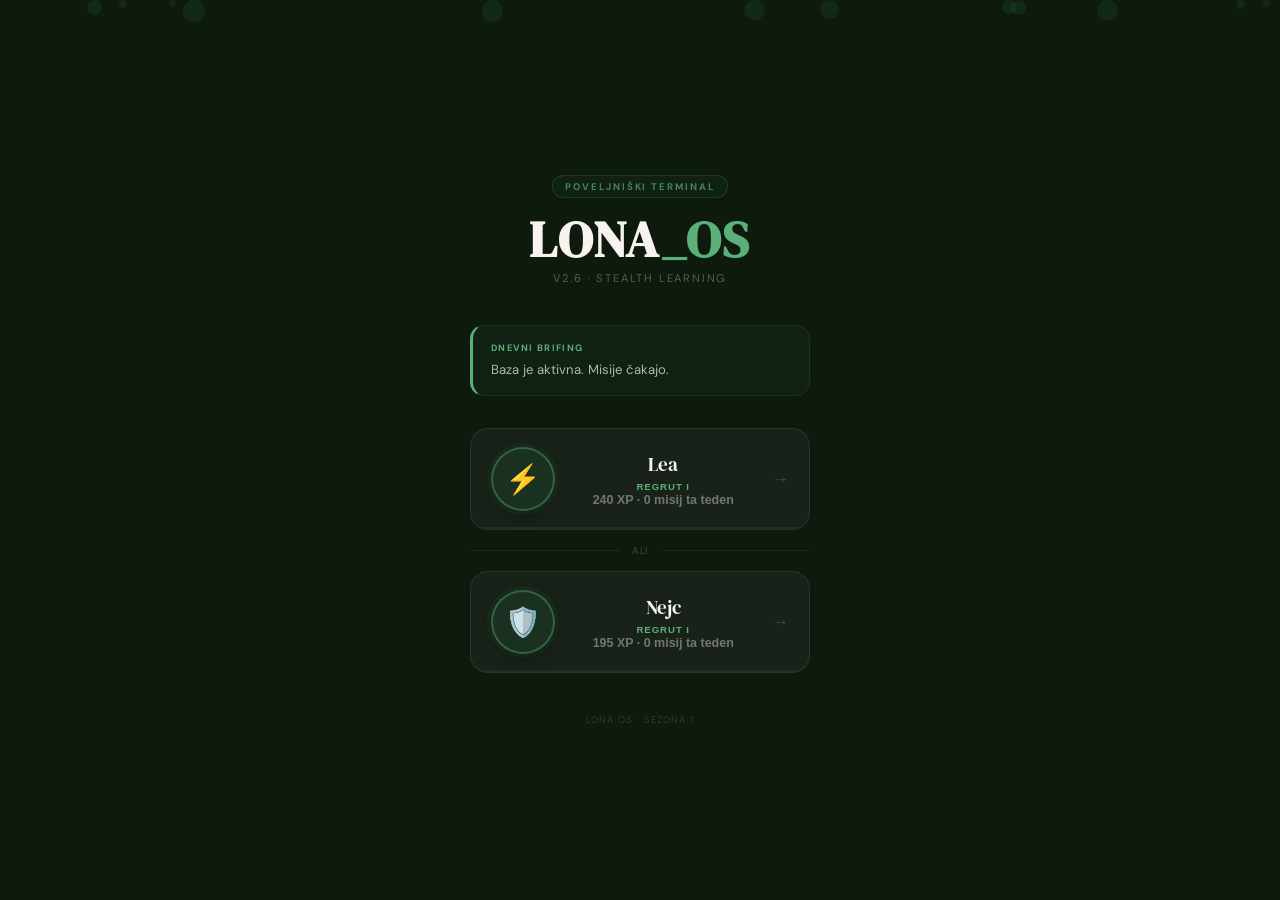
<file: login.html>
<!DOCTYPE html>
<html lang="sl">
<head>
<meta charset="UTF-8"/>
<meta name="viewport" content="width=device-width,initial-scale=1.0,viewport-fit=cover"/>
<meta name="theme-color" content="#0F1A0F"/>
<link rel="manifest" href="manifest.json"/>
<meta name="mobile-web-app-capable" content="yes"/>
<meta name="apple-mobile-web-app-capable" content="yes"/>
<title>LONA OS</title>
<link href="https://fonts.googleapis.com/css2?family=DM+Serif+Display:ital@0;1&family=DM+Sans:wght@300;400;500;600&display=swap" rel="stylesheet"/>
<style>
*, *::before, *::after { box-sizing: border-box; margin: 0; padding: 0; }

body {
  font-family: 'DM Sans', sans-serif;
  background: #0F1A0F;
  min-height: 100dvh;
  display: flex; flex-direction: column;
  align-items: center; justify-content: center;
  padding: 24px;
  position: relative; overflow: hidden;
}

/* Ozadje — živahni delci */
.bg-particles {
  position: fixed; inset: 0; pointer-events: none; z-index: 0;
  overflow: hidden;
}
.particle {
  position: absolute; border-radius: 50%;
  background: rgba(45,125,82,.15);
  animation: float-particle linear infinite;
}
@keyframes float-particle {
  0%   { transform: translateY(100vh) scale(0); opacity: 0; }
  10%  { opacity: 1; }
  90%  { opacity: .3; }
  100% { transform: translateY(-100px) scale(1); opacity: 0; }
}

/* Vsebina */
.login-wrap {
  position: relative; z-index: 1;
  display: flex; flex-direction: column;
  align-items: center; width: 100%; max-width: 340px;
  gap: 0;
}

/* Logo */
.logo-block { text-align: center; margin-bottom: 40px; }
.logo-badge {
  display: inline-block;
  font-size: .6rem; font-weight: 700; letter-spacing: .2em;
  text-transform: uppercase; color: rgba(90,175,122,.7);
  border: 1px solid rgba(45,125,82,.3);
  border-radius: 20px; padding: 4px 12px; margin-bottom: 16px;
  background: rgba(45,125,82,.08);
}
.logo-title {
  font-family: 'DM Serif Display', serif;
  font-size: 3.2rem; color: #F7F4EF;
  letter-spacing: .04em; line-height: 1;
  margin-bottom: 6px;
}
.logo-title span { color: #5AAF7A; }
.logo-sub {
  font-size: .7rem; letter-spacing: .16em;
  text-transform: uppercase; color: rgba(247,244,239,.3);
}

/* Misija briefing */
.briefing-box {
  width: 100%; padding: 16px 18px;
  background: rgba(45,125,82,.08);
  border: 1px solid rgba(45,125,82,.2);
  border-left: 3px solid #5AAF7A;
  border-radius: 14px; margin-bottom: 32px;
}
.briefing-box__label {
  font-size: .58rem; font-weight: 700; letter-spacing: .14em;
  text-transform: uppercase; color: #5AAF7A; margin-bottom: 6px;
}
.briefing-box__text {
  font-size: .82rem; color: rgba(247,244,239,.7); line-height: 1.5;
}

/* Agent kartice */
.agents { display: flex; flex-direction: column; gap: 10px; width: 100%; }

.agent-card {
  display: flex; align-items: center; gap: 16px;
  padding: 18px 20px; border-radius: 18px;
  background: rgba(255,255,255,.04);
  border: 1.5px solid rgba(255,255,255,.08);
  cursor: pointer; transition: all 250ms ease;
  position: relative; overflow: hidden;
}
.agent-card::before {
  content: '';
  position: absolute; inset: 0;
  background: linear-gradient(135deg, rgba(45,125,82,.15), transparent);
  opacity: 0; transition: opacity 250ms ease;
}
.agent-card:hover::before { opacity: 1; }
.agent-card:hover {
  border-color: rgba(90,175,122,.5);
  transform: translateY(-2px);
  box-shadow: 0 8px 32px rgba(45,125,82,.2);
}
.agent-card:active { transform: scale(.97); }

.agent-card__avatar {
  width: 64px; height: 64px; border-radius: 50%;
  background: rgba(45,125,82,.15);
  border: 2.5px solid rgba(90,175,122,.4);
  display: flex; align-items: center; justify-content: center;
  font-size: 1.8rem; flex-shrink: 0;
  position: relative; z-index: 1;
  overflow: hidden;
  box-shadow: 0 0 0 4px rgba(45,125,82,.1), 0 4px 16px rgba(0,0,0,.3);
}
.agent-card__avatar img {
  width: 100%; height: 100%;
  object-fit: cover; object-position: center top;
  border-radius: 50%;
}
.agent-card:hover .agent-card__avatar {
  border-color: #5AAF7A;
  box-shadow: 0 0 0 4px rgba(45,125,82,.2), 0 0 20px rgba(45,125,82,.3);
}
.agent-card__info { flex: 1; position: relative; z-index: 1; }
.agent-card__name {
  font-family: 'DM Serif Display', serif;
  font-size: 1.2rem; color: #F7F4EF; margin-bottom: 4px;
}
.agent-card__rank {
  font-size: .6rem; font-weight: 600; letter-spacing: .1em;
  text-transform: uppercase; color: #5AAF7A;
}
.agent-card__xp {
  font-size: .78rem; font-weight: 600; color: rgba(247,244,239,.4);
  margin-top: 1px;
}
.agent-card__arrow {
  font-size: 1.1rem; color: rgba(247,244,239,.2);
  transition: all 250ms ease; position: relative; z-index: 1;
}
.agent-card:hover .agent-card__arrow { color: #5AAF7A; transform: translateX(4px); }

/* XP mini bar */
.agent-card__bar {
  position: absolute; bottom: 0; left: 0; right: 0; height: 2px;
  background: rgba(255,255,255,.05);
}
.gk-checks {
  display: flex; flex-direction: column; gap: 10px;
  width: 100%; margin-bottom: 16px;
}
.gk-check-item {
  display: flex; align-items: center; gap: 14px;
  padding: 14px 18px; border-radius: 16px;
  background: rgba(255,255,255,.04);
  border: 2px solid rgba(255,255,255,.08);
  cursor: pointer; transition: all 200ms ease;
  -webkit-tap-highlight-color: transparent;
}
.gk-check-item--done {
  background: rgba(52,199,89,.12);
  border-color: rgba(52,199,89,.4);
}
.gk-check-item__box {
  width: 28px; height: 28px; border-radius: 8px;
  border: 2.5px solid rgba(255,255,255,.2);
  display: flex; align-items: center; justify-content: center;
  font-size: 1rem; flex-shrink: 0; transition: all 200ms ease;
  background: rgba(255,255,255,.05);
}
.gk-check-item--done .gk-check-item__box {
  background: #34C759; border-color: #34C759;
  animation: checkbox-bounce .3s cubic-bezier(.17,.67,.35,1.5);
}
@keyframes checkbox-bounce {
  0%  { transform: scale(0.5); }
  60% { transform: scale(1.2); }
  100%{ transform: scale(1); }
}
.gk-check-item__label {
  font-size: .95rem; font-weight: 700; color: rgba(247,244,239,.7);
  transition: color 200ms ease;
}
.gk-check-item--done .gk-check-item__label {
  color: #5AAF7A; text-decoration: line-through;
}
.gk-confirm-btn {
  width: 100%; padding: 16px; border-radius: 16px;
  font-family: 'Nunito', sans-serif; font-size: 1rem; font-weight: 900;
  background: rgba(255,255,255,.06); color: rgba(247,244,239,.4);
  border: 2px solid rgba(255,255,255,.08);
  transition: all 250ms ease; cursor: not-allowed;
}
.gk-confirm-btn--ready {
  background: #34C759 !important; color: white !important;
  border-color: #34C759 !important; cursor: pointer !important;
  box-shadow: 0 5px 0 rgba(52,199,89,.4);
  animation: btn-ready .4s ease;
}
@keyframes btn-ready {
  0%  { transform: scale(.95); }
  60% { transform: scale(1.03); }
  100%{ transform: scale(1); }
}
.gk-confirm-btn--ready:hover { transform: translateY(-2px); box-shadow: 0 7px 0 rgba(52,199,89,.4); }
.gk-confirm-btn--ready:active { transform: translateY(2px); box-shadow: none; }

/* Step transitions */
@keyframes step-in {
  from { opacity: 0; transform: translateY(20px) scale(.97); }
  to   { opacity: 1; transform: translateY(0) scale(1); }
}
.step-animate { animation: step-in .35s cubic-bezier(.17,.67,.35,1.1) forwards; }

.agent-card__bar-fill {
  height: 100%; background: #5AAF7A;
  transition: width .6s ease;
}

/* Divider */
.or-divider {
  display: flex; align-items: center; gap: 12px;
  width: 100%; padding: 4px 0;
}
.or-divider::before, .or-divider::after {
  content: ''; flex: 1; height: 1px;
  background: rgba(255,255,255,.06);
}
.or-divider span {
  font-size: .62rem; color: rgba(247,244,239,.2);
  letter-spacing: .1em; text-transform: uppercase;
}

/* Footer */
.login-footer {
  margin-top: 40px; text-align: center;
  font-size: .6rem; letter-spacing: .1em;
  text-transform: uppercase; color: rgba(247,244,239,.15);
}

/* Loading animacija */
@keyframes card-in {
  from { opacity: 0; transform: translateY(20px); }
  to   { opacity: 1; transform: translateY(0); }
}
.agent-card { animation: card-in .4s ease forwards; opacity: 0; }
.agent-card:nth-child(1) { animation-delay: .1s; }
.agent-card:nth-child(3) { animation-delay: .2s; }
</style>
</head>
<body>

<div class="bg-particles" id="particles"></div>

<div class="login-wrap">

  <div class="logo-block">
    <div class="logo-badge">Poveljniški Terminal</div>
    <h1 class="logo-title">LONA<span>_OS</span></h1>
    <p class="logo-sub">v2.6 · Stealth Learning</p>
  </div>

  <div class="briefing-box">
    <p class="briefing-box__label">Dnevni Brifing</p>
    <p class="briefing-box__text" id="briefing-text">Kateri agent prevzema danes misijo?</p>
  </div>

  <div class="agents" id="agents-list"></div>

  <p class="login-footer">LONA OS · Sezona 1</p>

</div>

<script src="config.js"></script>
<script>
// ── GATEKEEPER ──────────────────────────────────────────────
const GK_KEY = "lona_gatekeeper_date";
function gkTodayStr() { return new Date().toISOString().slice(0,10); }
function isGkApproved() { return localStorage.getItem(GK_KEY) === gkTodayStr(); }

function initGatekeeperLogin() {
  const checks   = LONA_CONFIG.gatekeeper.checks;
  const el       = document.getElementById("gk-checks");
  const confirmBtn = document.getElementById("gk-confirm");
  const state    = {};

  el.innerHTML = checks.map(c => `
    <div class="gk-check-item" id="gkc-${c.id}" onclick="toggleGkCheck('${c.id}')">
      <div class="gk-check-item__box" id="gkbox-${c.id}"></div>
      <span class="gk-check-item__label">${c.label}</span>
    </div>
  `).join("");

  window.toggleGkCheck = function(id) {
    state[id] = !state[id];
    const item = document.getElementById("gkc-" + id);
    const box  = document.getElementById("gkbox-" + id);
    if (state[id]) {
      item.classList.add("gk-check-item--done");
      box.textContent = "✓";
      // Vibriraj
      if (navigator.vibrate) navigator.vibrate(30);
    } else {
      item.classList.remove("gk-check-item--done");
      box.textContent = "";
    }
    // Preveri ali so vse odkljukane
    const allDone = checks.every(c => state[c.id]);
    confirmBtn.disabled = !allDone;
    confirmBtn.classList.toggle("gk-confirm-btn--ready", allDone);
  };
}

window.confirmGatekeeper = function() {
  localStorage.setItem(GK_KEY, gkTodayStr());
  // Animacija prehoda
  const step1 = document.getElementById("step-gatekeeper");
  const step2 = document.getElementById("step-agents");
  step1.style.animation = "stamp-out .25s ease forwards";
  setTimeout(() => {
    step1.style.display = "none";
    step2.style.display = "block";
    step2.classList.add("step-animate");
  }, 250);
};

// ── DELCI V OZADJU
const container = document.getElementById("particles");
for (let i = 0; i < 12; i++) {
  const el = document.createElement("div");
  el.className = "particle";
  const size = 4 + Math.random() * 20;
  el.style.cssText = `
    width:${size}px; height:${size}px;
    left:${Math.random()*100}%;
    animation-duration:${8 + Math.random()*12}s;
    animation-delay:${Math.random()*8}s;
  `;
  container.appendChild(el);
}

// Dinamični brifing glede na uro
const h = new Date().getHours();
const briefings = [
  [6,  "Jutro, Agent. Standard 0 čaka na potrditev."],
  [10, "Dopoldne. Baza je aktivna. Misije so odprte."],
  [14, "Popoldanski sektor. Čas za akcijo."],
  [18, "Večerni brifing. Preveri zakladnico."],
  [21, "Nočna izmena. Zaključi dan z odliko."],
];
const msg = briefings.reverse().find(([t]) => h >= t)?.[1] || "Baza je aktivna. Misije čakajo.";
document.getElementById("briefing-text").textContent = msg;

// Rang iz XP
function getRank(xp) {
  const ranks = [...LONA_CONFIG.ranks].reverse();
  return ranks.find(r => xp >= r.minXp)?.label || LONA_CONFIG.ranks[0].label;
}

function getXp(agentId) {
  const s = localStorage.getItem("lona_xp_state");
  if (s) return JSON.parse(s)[agentId] ?? 0;
  return LONA_CONFIG.agents.find(a => a.id === agentId)?.xp ?? 0;
}

function getMaxXp(agentId) {
  const s = localStorage.getItem("lona_rank_state");
  if (s) return JSON.parse(s)[agentId] ?? getXp(agentId);
  return getXp(agentId);
}

// Izračun XP bara
function xpPct(agentId) {
  const xp    = getMaxXp(agentId);
  const ranks = LONA_CONFIG.ranks;
  const ci    = ranks.findIndex(r => r.minXp > xp);
  const lo    = ranks[Math.max(0,ci-1)]?.minXp ?? 0;
  const hi    = ranks[ci]?.minXp ?? lo + 300;
  return Math.min(100, Math.round(((xp-lo)/(hi-lo))*100));
}

// Misij ta teden
function weekMissions(agentId) {
  const log = JSON.parse(localStorage.getItem("lona_mission_log") || "[]");
  const now  = new Date();
  const jan1 = new Date(now.getFullYear(), 0, 1);
  const wk   = Math.ceil(((now-jan1)/86400000 + jan1.getDay()+1)/7);
  const key  = now.getFullYear() + "-W" + wk;
  return log.filter(e => e.agentId === agentId && e.week === key).length;
}

const list = document.getElementById("agents-list");

LONA_CONFIG.agents.forEach((agent, i) => {
  if (i > 0) {
    const div = document.createElement("div");
    div.className = "or-divider";
    div.innerHTML = "<span>ali</span>";
    list.appendChild(div);
  }

  const xp    = getXp(agent.id);
  const rank  = getRank(getMaxXp(agent.id));
  const pct   = xpPct(agent.id);
  const wkMis = weekMissions(agent.id);

  const card = document.createElement("button");
  card.className = "agent-card";
  card.innerHTML = `
    <div class="agent-card__avatar">${agent.avatar}</div>
    <div class="agent-card__info">
      <p class="agent-card__name">${agent.name}</p>
      <p class="agent-card__rank">${rank}</p>
      <p class="agent-card__xp">${xp} XP · ${wkMis} misij ta teden</p>
    </div>
    <span class="agent-card__arrow">→</span>
    <div class="agent-card__bar">
      <div class="agent-card__bar-fill" style="width:${pct}%"></div>
    </div>
  `;
  card.addEventListener("click", () => {
    localStorage.setItem("lona_current_agent", agent.id);
    // Tap animacija
    card.style.transform = "scale(.95)";
    card.style.opacity   = ".7";
    setTimeout(() => { location.href = "index.html"; }, 180);
  });
  list.appendChild(card);
});
</script>

<script>
  if ('serviceWorker' in navigator) {
    navigator.serviceWorker.register('./sw.js').catch(() => {});
  }
</script>
</body>
</html>
</file>
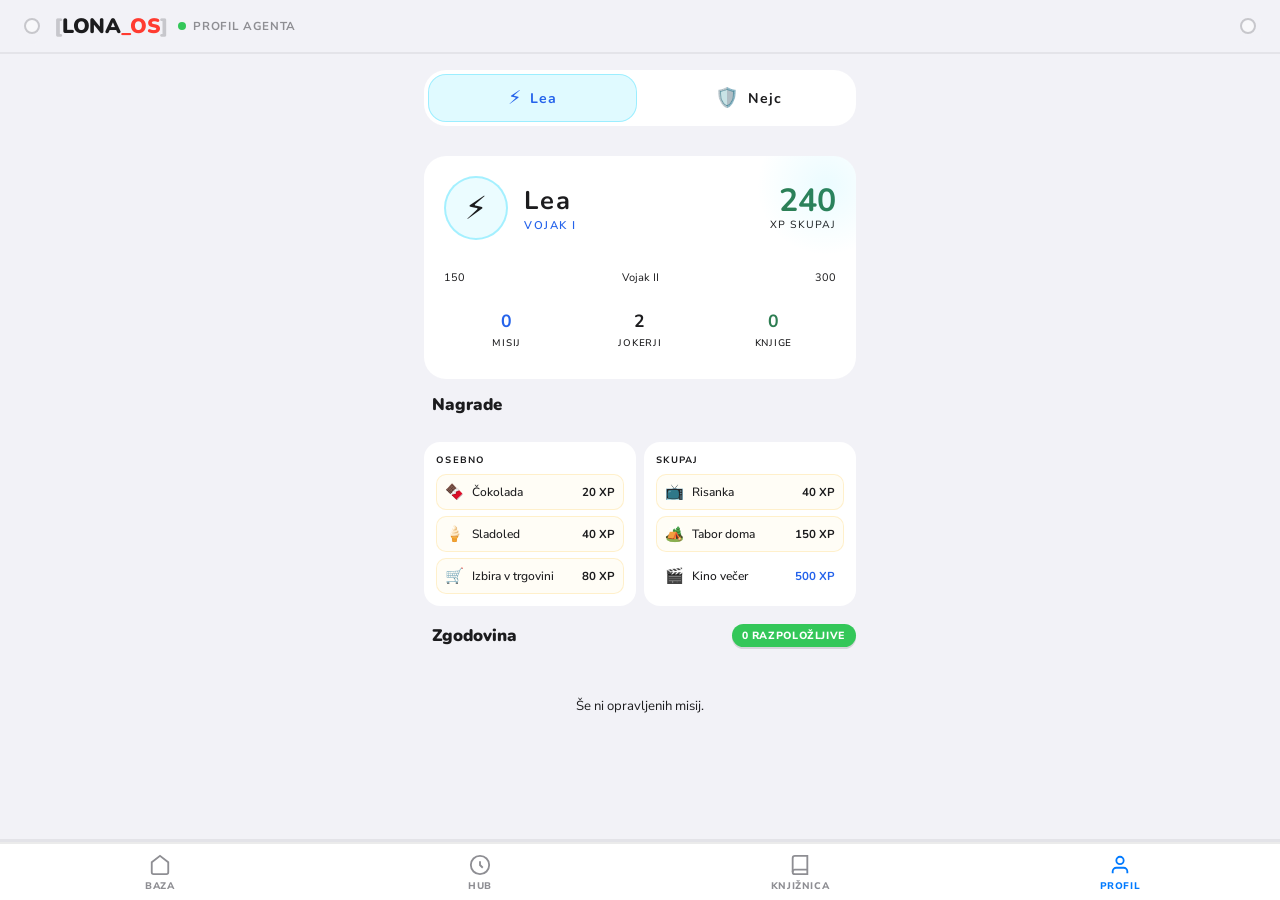
<file: profile.html>
<!DOCTYPE html>
<html lang="sl">
<head>
<meta charset="UTF-8"/>
<meta name="viewport" content="width=device-width,initial-scale=1.0,viewport-fit=cover"/>

<title>LONA OS — Profil</title>
<link href="https://fonts.googleapis.com/css2?family=Rajdhani:wght@500;600;700&family=Exo+2:wght@300;400;500;600&display=swap" rel="stylesheet"/>
<link rel="stylesheet" href="style.css"/>
<style>
/* ── PROFILE PAGE ─────────────────────────────────────────── */

/* Agent switcher */
.agent-switcher {
  display: flex;
  gap: 8px;
  padding: 4px;
  background: var(--bg-card);
  border: var(--border-card);
  border-radius: var(--r-lg);
  margin-bottom: 16px;
}
.agent-switcher__btn {
  flex: 1; display: flex; align-items: center; justify-content: center;
  gap: 8px; padding: 10px 12px;
  border-radius: calc(var(--r-lg) - 4px);
  font-family: var(--font-display); font-size: .88rem; font-weight: 700;
  letter-spacing: .06em; color: var(--text-secondary);
  transition: all var(--t-fast);
}
.agent-switcher__btn--active {
  background: rgba(0,212,255,.12);
  border: 1px solid rgba(0,212,255,.3);
  color: #2563EB;
  box-shadow: var(--glow-cyan);
}
.agent-switcher__avatar { font-size: 1.2rem; }

/* Hero card */
.profile-hero {
  background: var(--bg-card);
  border: var(--border-card);
  border-radius: var(--r-lg);
  padding: 20px;
  position: relative; overflow: hidden;
}
.profile-hero::after {
  content: '';
  position: absolute; top: -40px; right: -40px;
  width: 140px; height: 140px;
  border-radius: 50%;
  background: radial-gradient(circle, rgba(0,212,255,.08) 0%, transparent 70%);
  pointer-events: none;
}
.profile-hero__top {
  display: flex; align-items: center; gap: 16px; margin-bottom: 16px;
}
.profile-hero__avatar {
  width: 64px; height: 64px;
  border-radius: 50%;
  background: rgba(0,212,255,.08);
  border: 2px solid rgba(0,212,255,.3);
  display: flex; align-items: center; justify-content: center;
  font-size: 2rem; flex-shrink: 0;
  box-shadow: var(--glow-cyan);
}
.profile-hero__name {
  font-family: var(--font-display); font-size: 1.6rem;
  font-weight: 700; letter-spacing: .08em;
  color: var(--text-primary);
}
.profile-hero__rank {
  font-size: .7rem; font-weight: 600; letter-spacing: .14em;
  text-transform: uppercase; color: #2563EB;
  text-shadow: var(--glow-cyan);
}
.profile-hero__xp {
  margin-left: auto; text-align: right;
}
.profile-hero__xp-val {
  font-family: var(--font-display); font-size: 2rem; font-weight: 700;
  color: #2D7D52; text-shadow: none; line-height: 1;
}
.profile-hero__xp-lbl {
  font-size: .65rem; letter-spacing: .1em;
  text-transform: uppercase; color: var(--text-dim);
}

/* XP bar hero */
.profile-hero__bar-track {
  height: 8px; background: rgba(255,255,255,.06);
  border-radius: 4px; overflow: hidden; margin-bottom: 6px;
}
.profile-hero__bar-fill {
  height: 100%; border-radius: 4px;
  background: linear-gradient(90deg, #2D7D52, var(--neon-cyan));
  box-shadow: none;
  transition: width .8s ease;
}
.profile-hero__bar-meta {
  display: flex; justify-content: space-between;
  font-size: .68rem; color: var(--text-dim);
}
.profile-hero__bar-meta span:last-child { color: var(--text-secondary); }

/* Stats row */
.profile-stats {
  display: grid; grid-template-columns: repeat(3,1fr);
  gap: 8px; margin-top: 14px;
}
.stat-chip {
  display: flex; flex-direction: column; align-items: center; gap: 3px;
  padding: 10px 6px;
  background: var(--bg-base);
  border: var(--border-subtle);
  border-radius: var(--r-md);
}
.stat-chip__val {
  font-family: var(--font-display); font-size: 1.1rem; font-weight: 700;
  color: var(--text-primary);
}
.stat-chip__lbl {
  font-size: .6rem; font-weight: 500; letter-spacing: .08em;
  text-transform: uppercase; color: var(--text-dim);
  text-align: center;
}
.stat-chip--joker .stat-chip__val { color: var(--neon-gold); text-shadow: var(--glow-gold); }
.stat-chip--missions .stat-chip__val { color: #2563EB; }
.stat-chip--streak .stat-chip__val { color: #2D7D52; }

/* Nagrade section */
.rewards-grid {
  display: grid; grid-template-columns: 1fr 1fr;
  gap: 8px;
}
.reward-card {
  background: var(--bg-card);
  border: var(--border-card);
  border-radius: var(--r-md);
  padding: 12px;
  display: flex; flex-direction: column; gap: 6px;
}
.reward-card__eyebrow {
  font-size: .58rem; font-weight: 700; letter-spacing: .14em;
  text-transform: uppercase; color: var(--text-dim); margin-bottom: 2px;
}
.reward-card--personal { border-color: rgba(0,255,135,.15); }
.reward-card--shared   { border-color: rgba(0,212,255,.15); }

.reward-row {
  display: flex; align-items: center; gap: 8px;
  padding: 7px 8px;
  border-radius: var(--r-sm);
  border: 1px solid rgba(255,255,255,.05);
  background: rgba(255,255,255,.02);
  cursor: pointer;
  transition: background var(--t-fast), border-color var(--t-fast);
}
.reward-row:hover { background: rgba(255,255,255,.04); }
.reward-row--unlocked {
  border-color: rgba(255,209,102,.3);
  background: rgba(255,209,102,.06);
}
.reward-row__icon { font-size: .95rem; }
.reward-row__name { flex: 1; font-size: .75rem; font-weight: 500; color: var(--text-secondary); }
.reward-row--unlocked .reward-row__name { color: var(--text-primary); }
.reward-row__cost {
  font-family: var(--font-display); font-size: .72rem; font-weight: 700;
  color: var(--text-dim);
}
.reward-row--personal .reward-row__cost { color: #2D7D52; }
.reward-row--shared   .reward-row__cost { color: #2563EB; }
.reward-row--unlocked .reward-row__cost { color: var(--neon-gold); text-shadow: var(--glow-gold); }

/* Misija log */
.mission-log {
  display: flex; flex-direction: column; gap: 6px;
}
.log-entry {
  display: flex; align-items: center; gap: 10px;
  padding: 10px 12px;
  background: var(--bg-card);
  border: var(--border-card);
  border-radius: var(--r-md);
  border-left: 3px solid rgba(0,255,135,.3);
}
.log-entry--compromised { border-left-color: rgba(255,60,90,.4); }
.log-entry__icon { font-size: 1.1rem; flex-shrink: 0; }
.log-entry__body { flex: 1; min-width: 0; }
.log-entry__mission { font-size: .8rem; font-weight: 600; color: var(--text-primary); }
.log-entry__mod { font-size: .68rem; color: var(--text-secondary); }
.log-entry__right { text-align: right; flex-shrink: 0; }
.log-entry__xp {
  font-family: var(--font-display); font-size: .85rem; font-weight: 700;
  color: #2D7D52;
}
.log-entry--compromised .log-entry__xp { color: var(--neon-red); }
.log-entry__date { font-size: .62rem; color: var(--text-dim); }

.log-empty {
  text-align: center; padding: 24px;
  color: var(--text-dim); font-size: .82rem;
}
</style>
  <link rel="manifest" href="manifest.json"/>
  <meta name="mobile-web-app-capable" content="yes"/>
  <meta name="apple-mobile-web-app-capable" content="yes"/>
  <meta name="apple-mobile-web-app-status-bar-style" content="default"/>
  <meta name="apple-mobile-web-app-title" content="LONA OS"/>
  <meta name="theme-color" content="#F7F4EF"/>
</head>
<body>

<div class="scanlines" aria-hidden="true"></div>

<header class="top-bar">
  <button class="top-bar__alert" onclick="location.href='index.html'" aria-label="Nazaj" style="margin-right:4px">
    <i class="ph-bold ph-arrow-left"></i>
  </button>
  <div class="top-bar__logo">
    <span class="logo-bracket">[</span>LONA<span class="logo-accent">_OS</span><span class="logo-bracket">]</span>
  </div>
  <div class="top-bar__meta">
    <span class="status-dot"></span>
    <span class="top-bar__title">Profil Agenta</span>
  </div>
  <button class="top-bar__alert" aria-label="Obvestila">
    <i class="ph-bold ph-bell"></i>
  </button>
</header>

<main class="main-scroll">

  <!-- Agent switcher -->
  <div class="agent-switcher" id="agent-switcher">
    <!-- Generira JS -->
  </div>

  <!-- Hero -->
  <div class="profile-hero" id="profile-hero">
    <div class="profile-hero__top">
      <div class="profile-hero__avatar" id="hero-avatar">⚡</div>
      <div>
        <p class="profile-hero__name" id="hero-name">—</p>
        <p class="profile-hero__rank" id="hero-rank">—</p>
      </div>
      <div class="profile-hero__xp">
        <p class="profile-hero__xp-val" id="hero-xp">0</p>
        <p class="profile-hero__xp-lbl">XP skupaj</p>
      </div>
    </div>
    <div class="profile-hero__bar-track">
      <div class="profile-hero__bar-fill" id="hero-bar" style="width:0%"></div>
    </div>
    <div class="profile-hero__bar-meta">
      <span id="hero-bar-lo">0</span>
      <span id="hero-bar-next">Naslednji rang</span>
      <span id="hero-bar-hi">—</span>
    </div>
    <div class="profile-stats">
      <div class="stat-chip stat-chip--missions">
        <span class="stat-chip__val" id="stat-missions">0</span>
        <span class="stat-chip__lbl">Misij</span>
      </div>
      <div class="stat-chip stat-chip--joker">
        <span class="stat-chip__val" id="stat-jokers">0</span>
        <span class="stat-chip__lbl">Jokerji</span>
      </div>
      <div class="stat-chip stat-chip--streak">
        <span class="stat-chip__val" id="stat-books">0</span>
        <span class="stat-chip__lbl">Knjige</span>
      </div>
    </div>
  </div>

  <!-- Nagrade -->
  <div class="section-header">
    <h3 class="section-header__title"><i class="ph-bold ph-trophy"></i> Nagrade</h3>
  </div>
  <div class="rewards-grid">
    <div class="reward-card reward-card--personal">
      <p class="reward-card__eyebrow">Osebno</p>
      <div class="reward-row reward-row--personal" data-cost="20">
        <span class="reward-row__icon">🍫</span>
        <span class="reward-row__name">Čokolada</span>
        <span class="reward-row__cost">20 XP</span>
      </div>
      <div class="reward-row reward-row--personal" data-cost="40">
        <span class="reward-row__icon">🍦</span>
        <span class="reward-row__name">Sladoled</span>
        <span class="reward-row__cost">40 XP</span>
      </div>
      <div class="reward-row reward-row--personal" data-cost="80">
        <span class="reward-row__icon">🛒</span>
        <span class="reward-row__name">Izbira v trgovini</span>
        <span class="reward-row__cost">80 XP</span>
      </div>
    </div>
    <div class="reward-card reward-card--shared">
      <p class="reward-card__eyebrow">Skupaj</p>
      <div class="reward-row reward-row--shared" data-cost="40" data-shared="true">
        <span class="reward-row__icon">📺</span>
        <span class="reward-row__name">Risanka</span>
        <span class="reward-row__cost">40 XP</span>
      </div>
      <div class="reward-row reward-row--shared" data-cost="150" data-shared="true">
        <span class="reward-row__icon">🏕️</span>
        <span class="reward-row__name">Tabor doma</span>
        <span class="reward-row__cost">150 XP</span>
      </div>
      <div class="reward-row reward-row--shared" data-cost="500" data-shared="true">
        <span class="reward-row__icon">🎬</span>
        <span class="reward-row__name">Kino večer</span>
        <span class="reward-row__cost">500 XP</span>
      </div>
    </div>
  </div>

  <!-- Misija log -->
  <div class="section-header" style="margin-top:4px">
    <h3 class="section-header__title"><i class="ph-bold ph-clock-counter-clockwise"></i> Zgodovina</h3>
    <span class="section-header__badge" id="log-count">0 misij</span>
  </div>
  <div class="mission-log" id="mission-log">
    <div class="log-empty">Še ni opravljenih misij.</div>
  </div>

</main>

<!-- BOTTOM NAV -->
<nav class="bottom-nav">
  <button class="bottom-nav__item" onclick="location.href='index.html'">
    <svg viewBox="0 0 24 24" fill="none" stroke="currentColor" stroke-width="2"><path d="M3 9l9-7 9 7v11a2 2 0 01-2 2H5a2 2 0 01-2-2z"/></svg>
    Baza
  </button>
  <button class="bottom-nav__item" onclick="location.href='hub.html'">
    <svg viewBox="0 0 24 24" fill="none" stroke="currentColor" stroke-width="2"><circle cx="12" cy="12" r="10"/><path d="M12 8v4l3 3"/></svg>
    Hub
  </button>
  <button class="bottom-nav__item" onclick="location.href='library.html'">
    <svg viewBox="0 0 24 24" fill="none" stroke="currentColor" stroke-width="2"><path d="M4 19.5A2.5 2.5 0 016.5 17H20"/><path d="M6.5 2H20v20H6.5A2.5 2.5 0 014 19.5v-15A2.5 2.5 0 016.5 2z"/></svg>
    Knjižnica
  </button>
  <button class="bottom-nav__item bottom-nav__item--active" aria-current="page">
    <svg viewBox="0 0 24 24" fill="none" stroke="currentColor" stroke-width="2"><path d="M20 21v-2a4 4 0 00-4-4H8a4 4 0 00-4 4v2"/><circle cx="12" cy="7" r="4"/></svg>
    Profil
  </button>
</nav>

<script src="config.js"></script>
<script src="engine/gatekeeper.js"></script>
<script src="engine/xp.js"></script>
<script src="engine/cooldown.js"></script>
<script src="engine/joker.js"></script>
<script src="engine/actionPrompt.js"></script>
<script src="engine/mastery.js"></script>
<script src="engine/equipment.js"></script>
<script src="engine/progressive.js"></script>
<script src="engine/streak.js"></script>
<script src="engine/attributes.js"></script>
<script src="engine.js"></script>
<script>
// ── PROFILE PAGE JS ────────────────────────────────────────

const LS_LOG = "lona_mission_log";

function getMissionLog() {
  return JSON.parse(localStorage.getItem(LS_LOG) || "[]");
}

// Prioriteta: URL param → localStorage → prvi agent
function _resolveAgent() {
  const urlAgent = new URLSearchParams(location.search).get("agent");
  if (urlAgent && LONA_CONFIG.agents.find(a => a.id === urlAgent)) return urlAgent;
  const stored = localStorage.getItem("lona_current_agent");
  if (stored && LONA_CONFIG.agents.find(a => a.id === stored)) return stored;
  return LONA_CONFIG.agents[0].id;
}

let currentAgentId = _resolveAgent();

function renderSwitcher() {
  const sw = document.getElementById("agent-switcher");
  sw.innerHTML = LONA_CONFIG.agents.map(a => `
    <button class="agent-switcher__btn ${a.id === currentAgentId ? 'agent-switcher__btn--active' : ''}"
      data-id="${a.id}">
      <span class="agent-switcher__avatar">${a.avatar}</span>
      ${a.name}
    </button>
  `).join("");
  sw.querySelectorAll(".agent-switcher__btn").forEach(btn => {
    btn.addEventListener("click", () => {
      currentAgentId = btn.dataset.id;
      localStorage.setItem("lona_current_agent", currentAgentId);
      renderAll();
      sw.querySelectorAll(".agent-switcher__btn").forEach(b =>
        b.classList.toggle("agent-switcher__btn--active", b.dataset.id === currentAgentId)
      );
    });
  });
}

function renderHero() {
  const agentCfg = LONA_CONFIG.agents.find(a => a.id === currentAgentId);
  const xp       = getXp(currentAgentId);
  const rank     = getRank(xp);
  const jokers   = getJokers(currentAgentId);

  document.getElementById("hero-avatar").textContent = agentCfg.avatar;
  document.getElementById("hero-name").textContent   = agentCfg.name;
  document.getElementById("hero-rank").textContent   = rank;
  document.getElementById("hero-xp").textContent     = xp;
  document.getElementById("stat-jokers").textContent = jokers;

  // XP bar
  const ranks = LONA_CONFIG.ranks;
  const ci    = ranks.findIndex(r => r.minXp > xp);
  const lo    = ranks[Math.max(0, ci - 1)]?.minXp ?? 0;
  const hi    = ranks[ci]?.minXp ?? lo + 300;
  const pct   = Math.min(100, Math.round(((xp - lo) / (hi - lo)) * 100));
  document.getElementById("hero-bar").style.width = pct + "%";
  document.getElementById("hero-bar-lo").textContent   = lo;
  document.getElementById("hero-bar-hi").textContent   = hi;
  document.getElementById("hero-bar-next").textContent = ranks[ci]?.label ?? "Kapitan ✓";
}

function renderRewards() {
  const xp    = getXp(currentAgentId);
  const allXp = Object.values(JSON.parse(localStorage.getItem("lona_xp_state") || "{}"))
                       .reduce((s,v) => s+v, 0);

  document.querySelectorAll(".reward-row").forEach(row => {
    const cost   = parseInt(row.dataset.cost);
    const shared = row.dataset.shared === "true";
    const avail  = shared ? allXp >= cost : xp >= cost;
    row.classList.toggle("reward-row--unlocked", avail);
    row.style.cursor = "pointer";
    // Odstrani star listener, dodaj novega
    row.onclick = () => {
      if (typeof claimReward === "function") {
        claimReward(row);
        setTimeout(renderRewards, 300);
      }
    };
  });
}

function renderLog() {
  const log     = getMissionLog().filter(e => e.agentId === currentAgentId).reverse();
  const logEl   = document.getElementById("mission-log");
  const countEl = document.getElementById("log-count");

  document.getElementById("stat-missions").textContent = log.length;
  countEl.textContent = log.length + " misij";

  // Knjige iz scholar
  const sessions = JSON.parse(localStorage.getItem("lona_scholar_sessions") || "[]")
    .filter(s => s.agentId === currentAgentId);
  document.getElementById("stat-books").textContent = sessions.length;

  if (log.length === 0) {
    logEl.innerHTML = '<div class="log-empty">Še ni opravljenih misij.</div>';
    return;
  }

  const icons = { sesanje:"🌬️", posoda:"🍽️", perilo:"🧺", kuhanje:"🍳", skrivna_wc:"🚽" };

  logEl.innerHTML = log.slice(0, 20).map(e => {
    const mLabel = LONA_CONFIG.missions[e.missionId]?.label || e.missionId;
    const date   = new Date(e.date).toLocaleDateString("sl-SI", { day:"numeric", month:"short" });
    const icon   = icons[e.missionId] || "⚡";
    return `
      <div class="log-entry ${e.compromised ? 'log-entry--compromised' : ''}">
        <span class="log-entry__icon">${icon}</span>
        <div class="log-entry__body">
          <p class="log-entry__mission">${mLabel}</p>
          <p class="log-entry__mod">${e.modifier || '—'} ${e.compromised ? '⚠️ Površno' : ''}</p>
        </div>
        <div class="log-entry__right">
          <p class="log-entry__xp">${e.compromised ? '' : '+'}${e.xp} XP</p>
          <p class="log-entry__date">${date}</p>
        </div>
      </div>
    `;
  }).join("");
}

function renderMasteryProfile() {
  const el = document.getElementById("profile-mastery");
  if (!el) return;
  const skills = LONA_CONFIG.masterySkills;
  el.innerHTML = Object.values(skills).map(skill => {
    const level = typeof getMasteryLevel === "function"
      ? getMasteryLevel(currentAgentId, skill.id) : 0;
    const lvlDef = skill.levels[level];
    const pct    = Math.round((level / (skill.levels.length - 1)) * 100);
    return `<div style="background:#fff;border:1px solid #C4BFB8;border-radius:14px;padding:12px 14px">
      <div style="display:flex;align-items:center;gap:10px;margin-bottom:8px">
        <span style="font-size:1.4rem">${skill.icon}</span>
        <div style="flex:1">
          <p style="font-family:'DM Serif Display',serif;font-size:.9rem;color:#1A1714">${skill.label}</p>
          <p style="font-size:.65rem;font-weight:600;letter-spacing:.1em;text-transform:uppercase;color:#8A8480">${lvlDef.icon} ${lvlDef.label}</p>
        </div>
        <span style="font-size:.75rem;font-weight:700;color:${level===2?'#C47D1A':'#2D7D52'}">${level}/2</span>
      </div>
      <div style="height:5px;background:#F0EDE7;border-radius:3px;overflow:hidden">
        <div style="height:100%;width:${pct}%;background:${level===2?'#C47D1A':'#2D7D52'};border-radius:3px;transition:width .6s ease"></div>
      </div>
    </div>`;
  }).join("");
}

function renderAll() {
  renderHero();
  renderRewards();
  renderLog();
  renderMasteryProfile();
  if (typeof initEquipment === 'function') initEquipment();
  if (typeof renderAttributes === 'function') renderAttributes(currentAgentId);
  if (typeof renderProgressiveMissions === 'function') renderProgressiveMissions(currentAgentId);
  if (typeof renderStreakProfile === 'function') renderStreakProfile(currentAgentId);
}

document.addEventListener("DOMContentLoaded", () => {
  renderSwitcher();
  renderAll();
});
</script>
  <script>
    if ('serviceWorker' in navigator) {
      navigator.serviceWorker.register('./sw.js').catch(() => {});
    }
  </script>
</body>
</html>
</file>
<file: style.css>
/* ============================================================
   LONA OS — style.css  (v4.0)
   Aesthetic: Nintendo Mario — pop barve, okrogli, živahno
   Inspired by: Mario Odyssey UI, Duolingo energy, Nintendo Switch
   ============================================================ */

@import url('https://fonts.googleapis.com/css2?family=Nunito:wght@700;800;900&family=Nunito+Sans:wght@400;600;700&display=swap');

:root {
  /* Pop barve — Mario paleta */
  --red:      #FF3B30;
  --red-l:    #FF6B5B;
  --red-bg:   #FFF0EE;
  --blue:     #007AFF;
  --blue-l:   #5AC8FA;
  --blue-bg:  #EFF6FF;
  --green:    #34C759;
  --green-l:  #6FE08D;
  --green-bg: #EDFFF3;
  --yellow:   #FFD60A;
  --yellow-l: #FFE566;
  --yellow-bg:#FFFBE6;
  --orange:   #FF9500;
  --orange-bg:#FFF4E6;
  --purple:   #AF52DE;
  --purple-bg:#F5EEFF;
  --pink:     #FF2D55;
  --pink-bg:  #FFF0F3;

  /* Ozadje */
  --bg:       #F2F2F7;
  --bg-card:  #FFFFFF;
  --bg-subtle:#F8F8FA;

  /* Ink */
  --ink-1:    #1C1C1E;
  --ink-2:    #3A3A3C;
  --ink-3:    #8E8E93;
  --ink-4:    #C7C7CC;

  /* Tipografija */
  --font-display: 'Nunito', system-ui, sans-serif;
  --font-body:    'Nunito Sans', system-ui, sans-serif;

  /* Radiji — okrogli kot Mario */
  --r-sm:  10px;
  --r-md:  16px;
  --r-lg:  22px;
  --r-xl:  28px;
  --r-pill:100px;

  /* Sence — globlje, bolj "toy" */
  --shadow-sm: 0 2px 0 rgba(0,0,0,.12);
  --shadow-md: 0 4px 0 rgba(0,0,0,.12);
  --shadow-lg: 0 6px 0 rgba(0,0,0,.1);

  --t: 150ms ease;
  --px: 16px;
}

/* ── RESET ──────────────────────────────────────────────── */
*, *::before, *::after { box-sizing: border-box; margin: 0; padding: 0; }
html { font-size: 16px; -webkit-tap-highlight-color: transparent; }
body {
  font-family: var(--font-body);
  background: var(--bg);
  color: var(--ink-1);
  min-height: 100dvh;
}
button { cursor: pointer; border: none; background: none; font-family: inherit; color: inherit; }

/* ── TOP BAR ────────────────────────────────────────────── */
.top-bar {
  position: sticky; top: 0; z-index: 100;
  display: flex; align-items: center; gap: 10px;
  padding: 12px var(--px);
  background: rgba(242,242,247,.92);
  backdrop-filter: blur(16px);
  border-bottom: 2px solid rgba(0,0,0,.06);
}
.top-bar__logo {
  font-family: var(--font-display);
  font-size: 1.3rem; font-weight: 900;
  color: var(--ink-1); letter-spacing: -.01em;
}
.logo-bracket { color: var(--ink-4); }
.logo-accent  { color: var(--red); }
.top-bar__meta { display: flex; align-items: center; gap: 7px; flex: 1; }
.status-dot {
  width: 8px; height: 8px; border-radius: 50%;
  background: var(--green);
  animation: pulse-dot 2s ease-in-out infinite;
}
@keyframes pulse-dot { 0%,100%{opacity:1} 50%{opacity:.3} }
.top-bar__title {
  font-size: .72rem; font-weight: 700; letter-spacing: .06em;
  text-transform: uppercase; color: var(--ink-3);
}
.top-bar__alert {
  color: var(--ink-3); font-size: 1.2rem; padding: 6px;
  border-radius: var(--r-md); transition: all var(--t);
  background: var(--bg-subtle); border: 2px solid var(--ink-4);
}
.top-bar__alert:hover { color: var(--ink-1); border-color: var(--ink-3); }

/* ── MAIN ───────────────────────────────────────────────── */
.main-scroll {
  padding: 16px var(--px) calc(90px + env(safe-area-inset-bottom));
  display: flex; flex-direction: column; gap: 14px;
  max-width: 480px; margin: 0 auto;
}

/* ── CARD ───────────────────────────────────────────────── */
.card {
  background: var(--bg-card);
  border: 2.5px solid rgba(0,0,0,.08);
  border-radius: var(--r-xl);
  padding: 18px;
  box-shadow: var(--shadow-md);
}
.card--gatekeeper {
  border-color: var(--green);
  border-width: 2.5px;
}
.card--gatekeeper.locked { border-color: var(--ink-4); }
.card__eyebrow {
  font-size: .62rem; font-weight: 800; letter-spacing: .1em;
  text-transform: uppercase; color: var(--ink-3); margin-bottom: 2px;
}
.card__title {
  font-family: var(--font-display); font-size: 1.05rem;
  font-weight: 900; color: var(--ink-1);
}
.card__header { display: flex; align-items: center; gap: 12px; margin-bottom: 14px; }

/* ── TOGGLE ─────────────────────────────────────────────── */
.toggle { margin-left: auto; flex-shrink: 0; cursor: pointer; }
.toggle__input { position: absolute; opacity: 0; width: 0; height: 0; }
.toggle__track {
  display: flex; align-items: center;
  width: 50px; height: 28px; border-radius: 14px;
  background: var(--ink-4); padding: 3px;
  transition: background var(--t);
  border: 2px solid rgba(0,0,0,.1);
}
.toggle__thumb {
  width: 20px; height: 20px; border-radius: 50%;
  background: white; box-shadow: 0 2px 4px rgba(0,0,0,.25);
  transition: transform var(--t);
}
.toggle__input:checked ~ .toggle__track { background: var(--green); }
.toggle__input:checked ~ .toggle__track .toggle__thumb { transform: translateX(22px); }

/* ── CHECKLIST ──────────────────────────────────────────── */
.checklist { display: flex; flex-direction: column; gap: 8px; }
.checklist__item {
  display: flex; align-items: center; gap: 12px;
  padding: 12px 14px; border-radius: var(--r-lg);
  border: 2.5px solid var(--ink-4);
  background: var(--bg-subtle);
  cursor: pointer; transition: all var(--t);
}
.checklist__item:hover { background: var(--bg-card); }
.checklist__cb { display: none; }
.checklist__box {
  width: 24px; height: 24px; border-radius: 8px;
  border: 2.5px solid var(--ink-4);
  display: flex; align-items: center; justify-content: center;
  flex-shrink: 0; font-size: .85rem; color: transparent;
  transition: all var(--t);
}
.checklist__cb:checked ~ .checklist__box {
  background: var(--green); border-color: var(--green);
  color: white; font-weight: 900;
}
.checklist__label {
  font-size: .92rem; font-weight: 700; color: var(--ink-2);
}
.checklist__cb:checked ~ .checklist__label {
  color: var(--ink-4); text-decoration: line-through;
}

/* ── COMMANDER PANEL ───────────────────────────────────────── */
.cmd-panel {
  background: linear-gradient(160deg, #1C1C2E 0%, #2D1B4E 100%);
  border: 2.5px solid rgba(255,255,255,.1);
  border-radius: var(--r-xl);
  padding: 18px;
  box-shadow: 0 8px 0 rgba(0,0,0,.2);
  position: relative; overflow: hidden;
}
.cmd-panel::before {
  content: '⭐';
  position: absolute; right: 16px; top: 14px;
  font-size: 3rem; opacity: .06; pointer-events: none;
}
.cmd-agents { grid-template-columns: 1fr !important; }
.cmd-agent {
  background: rgba(255,255,255,.08) !important;
  border: 2px solid rgba(255,255,255,.12) !important;
  border-radius: var(--r-lg) !important;
  padding: 14px !important;
  display: flex; align-items: center; gap: 12px;
  cursor: pointer; transition: all var(--t);
}
.cmd-agent--active {
  background: rgba(52,199,89,.15) !important;
  border-color: rgba(52,199,89,.4) !important;
}
.cmd-agent__top { display: flex; align-items: center; gap: 10px; flex: 1; }
.cmd-agent__avatar {
  width: 56px; height: 56px; border-radius: 50%;
  background: rgba(255,255,255,.1);
  border: 3px solid rgba(255,255,255,.2);
  display: flex; align-items: center; justify-content: center;
  font-size: 1.8rem; flex-shrink: 0; overflow: hidden;
}
.cmd-agent__name { font-family: var(--font-display); font-size: 1.1rem; font-weight: 900; color: #fff; }
.cmd-agent__rank { font-size: .62rem; font-weight: 700; letter-spacing: .08em; text-transform: uppercase; color: rgba(255,255,255,.4); }
.cmd-agent__xp   { font-family: var(--font-display); font-size: 2rem; font-weight: 900; color: var(--yellow); line-height: 1; }
.cmd-agent__bar  { height: 6px; background: rgba(255,255,255,.1) !important; border-radius: 3px; overflow: hidden; margin: 4px 0; }
.cmd-agent__bar-fill { height: 100%; border-radius: 3px; background: linear-gradient(90deg, var(--green), var(--yellow)) !important; transition: width .8s ease; }
.cmd-agent__jokers { font-size: .72rem; font-weight: 800; color: var(--yellow) !important; }

/* Bonus gumbi */
.cmd-bonus__label { font-size: .62rem; font-weight: 800; letter-spacing: .1em; text-transform: uppercase; color: rgba(255,255,255,.4) !important; margin-bottom: 8px; }
.cmd-bonus__btns { display: grid; grid-template-columns: 1fr 1fr 1fr 1fr; gap: 8px; }
.cmd-bonus__btn {
  padding: 11px 6px; border-radius: var(--r-md);
  background: rgba(255,255,255,.08) !important;
  border: 2px solid rgba(255,255,255,.12) !important;
  font-family: var(--font-display); font-size: .85rem; font-weight: 900;
  color: var(--green) !important;
  transition: all var(--t);
  box-shadow: 0 3px 0 rgba(0,0,0,.2);
}
.cmd-bonus__btn:hover { background: rgba(52,199,89,.2) !important; transform: translateY(-2px); box-shadow: 0 5px 0 rgba(0,0,0,.2); }
.cmd-bonus__btn:active { transform: translateY(2px); box-shadow: none; }
.cmd-bonus__btn--special { color: var(--yellow) !important; background: rgba(255,214,10,.1) !important; border-color: rgba(255,214,10,.2) !important; }

/* ── SECTION HEADER ─────────────────────────────────────── */
.section-header {
  display: flex; align-items: center;
  justify-content: space-between; margin-bottom: 12px;
}
.section-header__title {
  font-family: var(--font-display); font-size: 1.05rem;
  font-weight: 900; color: var(--ink-1);
  display: flex; align-items: center; gap: 8px;
}
.section-header__badge {
  font-size: .65rem; font-weight: 800; letter-spacing: .06em;
  text-transform: uppercase;
  background: var(--green); color: white;
  border-radius: var(--r-pill); padding: 4px 10px;
  box-shadow: var(--shadow-sm);
}

/* ── MISSIONS ───────────────────────────────────────────── */
.missions-wrapper { position: relative; }
.missions-grid { display: grid; grid-template-columns: repeat(2, 1fr); gap: 10px; }

.mission-btn {
  display: flex; flex-direction: column; align-items: center;
  text-align: center; padding: 20px 12px 16px;
  border-radius: var(--r-xl);
  border: 3px solid transparent;
  background: var(--bg-card);
  transition: all var(--t); gap: 6px;
  position: relative; overflow: hidden;
  font-family: var(--font-body);
  box-shadow: var(--shadow-md);
}
.mission-btn__top {
  position: relative; width: 100%;
  display: flex; justify-content: center; align-items: center; margin-bottom: 2px;
}
.mission-btn__icon { font-size: 2.2rem; line-height: 1; display: block; }
.mission-btn__name { font-size: .8rem; font-weight: 800; color: var(--ink-1); line-height: 1.3; }
.mission-btn__xp   { font-family: var(--font-display); font-size: 1rem; font-weight: 900; }
.mission-btn__sub  { font-size: .62rem; font-weight: 700; color: var(--ink-3); }
.mission-btn__cooldown { font-size: .62rem; color: var(--red); font-weight: 700; display:flex; align-items:center; gap:3px; }

/* Locked */
.mission-btn--locked {
  opacity: .5; cursor: not-allowed;
  background: var(--bg-subtle);
  box-shadow: none; border-color: var(--ink-4);
}
.mission-btn__lock { position: absolute; top: -4px; right: 0; font-size: .9rem; }

/* Available — zelena */
.mission-btn--available {
  background: var(--green-bg);
  border-color: var(--green);
  box-shadow: 0 5px 0 rgba(52,199,89,.3);
}
.mission-btn--available .mission-btn__xp { color: var(--green); }
.mission-btn--available:hover { transform: translateY(-3px); box-shadow: 0 8px 0 rgba(52,199,89,.3); }
.mission-btn--available:active { transform: translateY(2px); box-shadow: none; }
.mission-btn__avail-dot {
  position: absolute; top: -4px; right: 0;
  width: 8px; height: 8px; border-radius: 50%;
  background: var(--green); border: 2px solid white;
  animation: pulse-dot 2s ease-in-out infinite;
}

/* Special — modra */
.mission-btn--special {
  background: var(--blue-bg);
  border-color: var(--blue);
  box-shadow: 0 5px 0 rgba(0,122,255,.25);
}
.mission-btn--special .mission-btn__xp { color: var(--blue); }
.mission-btn--special:hover { transform: translateY(-3px); box-shadow: 0 8px 0 rgba(0,122,255,.25); }
.mission-btn--special:active { transform: translateY(2px); box-shadow: none; }
.mission-btn__lightning { position: absolute; top: -4px; right: 0; font-size: .95rem; }
.mission-btn__sub--scout { color: var(--orange) !important; font-weight: 800; }

/* Mastery — oranžna */
.mission-btn--mastery {
  background: var(--orange-bg);
  border-color: var(--orange);
  box-shadow: 0 5px 0 rgba(255,149,0,.25);
}
.mission-btn--mastery .mission-btn__xp { color: var(--orange); }
.mission-btn--mastery:hover { transform: translateY(-3px); box-shadow: 0 8px 0 rgba(255,149,0,.25); }
.mission-btn--mastery:active { transform: translateY(2px); box-shadow: none; }
.mission-btn__mastery-star { position: absolute; top: -4px; right: 0; font-size: .85rem; }

/* Shared — vijolična */
.mission-btn[data-mission="skupna"] {
  background: var(--purple-bg) !important;
  border-color: var(--purple) !important;
  box-shadow: 0 5px 0 rgba(175,82,222,.25) !important;
}
.mission-btn[data-mission="skupna"] .mission-btn__xp { color: var(--purple) !important; }

/* Scout — rdeča */
.mission-btn[data-mission="izvidnik"] {
  background: var(--yellow-bg) !important;
  border-color: var(--yellow) !important;
  box-shadow: 0 5px 0 rgba(255,214,10,.3) !important;
}
.mission-btn[data-mission="izvidnik"] .mission-btn__xp { color: var(--orange) !important; }

/* Skrivna — pisana */
.mission-btn[data-mission="skrivna_wc"] {
  background: linear-gradient(135deg, var(--pink-bg), var(--purple-bg)) !important;
  border-color: var(--pink) !important;
  box-shadow: 0 5px 0 rgba(255,45,85,.25) !important;
}
.mission-btn[data-mission="skrivna_wc"] .mission-btn__xp { color: var(--pink) !important; }

/* Missions overlay */
.missions-overlay {
  position: absolute; inset: 0; border-radius: var(--r-lg);
  display: flex; flex-direction: column;
  align-items: center; justify-content: center; gap: 8px;
  background: rgba(242,242,247,.85); backdrop-filter: blur(4px);
  z-index: 5; pointer-events: none;
  font-size: .85rem; font-weight: 800; color: var(--ink-3);
}
.missions-overlay .ov-icon { font-size: 1.6rem; }

/* ── ZAKLADNICA ─────────────────────────────────────────── */
.treasury { display: flex; flex-direction: column; gap: 10px; }
.treasury-section__title {
  font-size: .65rem; font-weight: 800; letter-spacing: .1em;
  text-transform: uppercase; color: var(--ink-3); margin-bottom: 8px;
}
.treasury-grid { display: grid; grid-template-columns: 1fr 1fr; gap: 8px; }

.chest {
  border-radius: var(--r-xl); padding: 16px 10px;
  display: flex; flex-direction: column; align-items: center;
  text-align: center; gap: 6px;
  cursor: pointer; transition: all var(--t);
  position: relative; overflow: hidden;
  border: 2.5px solid transparent;
  box-shadow: var(--shadow-md);
}
.chest--locked { background: var(--bg-subtle); border-color: var(--ink-4); box-shadow: none; opacity: .6; }
.chest__lock-icon { font-size: 2rem; filter: grayscale(1); opacity: .4; }
.chest__unknown { font-size: .7rem; font-weight: 800; color: var(--ink-3); }
.chest__threshold { font-size: .6rem; font-weight: 700; color: var(--ink-4); background: var(--bg); border-radius: var(--r-pill); padding: 2px 8px; }
.chest--revealed { background: var(--yellow-bg); border-color: var(--yellow); box-shadow: 0 4px 0 rgba(255,214,10,.3); }
.chest__icon  { font-size: 2rem; }
.chest__label { font-size: .75rem; font-weight: 800; color: var(--ink-1); }
.chest__cost  { font-size: .7rem; font-weight: 800; color: var(--orange); }
.chest--buyable {
  background: var(--yellow-bg); border-color: var(--yellow);
  box-shadow: 0 5px 0 rgba(255,214,10,.4);
  animation: chest-pulse 1.8s ease-in-out infinite;
}
@keyframes chest-pulse {
  0%,100% { box-shadow: 0 5px 0 rgba(255,214,10,.4); }
  50%      { box-shadow: 0 5px 16px rgba(255,214,10,.6); }
}
.chest--buyable:hover { transform: translateY(-3px); }
.chest--buyable:active { transform: translateY(2px); box-shadow: none; }
.chest--buyable .chest__cost { color: var(--green); font-size: .78rem; }
.chest--fog { background: var(--bg-subtle); border: 2.5px dashed var(--ink-4); }
.chest--fog::after { content:''; position:absolute; inset:0; background: radial-gradient(circle at 50% 50%, transparent 30%, var(--bg-subtle) 80%); pointer-events:none; }
.chest--fog-half { background: var(--yellow-bg); border: 2.5px dashed rgba(255,214,10,.4); }
.chest--fog-half::after { content:''; position:absolute; inset:0; background: radial-gradient(circle at 50% 50%, transparent 50%, rgba(255,251,230,.7) 90%); pointer-events:none; }
.chest__silhouette { font-size: 2rem; filter: blur(4px) grayscale(1); opacity: .2; }
.chest__fog-label { font-size: .68rem; font-weight: 700; color: var(--ink-4); font-style: italic; }

.treasure-radar { background: var(--bg-card); border: 2.5px solid rgba(0,0,0,.07); border-radius: var(--r-xl); padding: 18px; box-shadow: var(--shadow-md); display: flex; flex-direction: column; gap: 14px; }
.treasure-main { display: flex; align-items: center; gap: 14px; }
.treasure-chest { width: 72px; height: 72px; border-radius: var(--r-lg); display: flex; align-items: center; justify-content: center; font-size: 2.5rem; flex-shrink: 0; }
.treasure-chest--locked { background: var(--bg-subtle); border: 2.5px dashed var(--ink-4); animation: chest-shimmer 3s ease-in-out infinite; }
@keyframes chest-shimmer { 0%,100%{box-shadow:0 0 0 0 transparent} 50%{box-shadow:0 0 16px 4px rgba(255,214,10,.2)} }
.treasure-chest--buyable { background: var(--yellow-bg); border: 2.5px solid var(--yellow); animation: chest-glow 1.5s ease-in-out infinite; box-shadow: 0 4px 0 rgba(255,214,10,.3); }
@keyframes chest-glow { 0%,100%{box-shadow:0 4px 0 rgba(255,214,10,.3)} 50%{box-shadow:0 4px 20px rgba(255,214,10,.5)} }
.treasure-info { flex: 1; }
.treasure-info__label { font-size: .6rem; font-weight: 800; letter-spacing: .1em; text-transform: uppercase; color: var(--ink-3); margin-bottom: 4px; }
.treasure-info__name { font-family: var(--font-display); font-size: 1rem; font-weight: 900; color: var(--ink-1); margin-bottom: 8px; }
.treasure-info__name--hidden { color: var(--ink-4); font-style: italic; }
.radar-bar-wrap { display: flex; align-items: center; gap: 8px; }
.radar-bar { flex: 1; height: 10px; background: var(--bg-subtle); border-radius: var(--r-pill); overflow: hidden; border: 2px solid var(--ink-4); }
.radar-bar__fill { height: 100%; border-radius: var(--r-pill); background: linear-gradient(90deg, var(--yellow), var(--orange)); transition: width .8s ease; position: relative; overflow: hidden; }
.radar-bar__fill::after { content:''; position:absolute; inset:0; background: linear-gradient(90deg, transparent, rgba(255,255,255,.4), transparent); animation: shimmer 2s ease-in-out infinite; }
@keyframes shimmer { 0%{transform:translateX(-100%)} 100%{transform:translateX(200%)} }
.radar-xp { font-family: var(--font-display); font-size: .88rem; font-weight: 900; color: var(--orange); white-space: nowrap; }
.radar-next { display: flex; align-items: center; gap: 8px; padding: 10px 14px; background: var(--yellow-bg); border-radius: var(--r-lg); border: 2px solid rgba(255,214,10,.3); }
.radar-next__compass { font-size: 1.1rem; }
.radar-next__text { font-size: .8rem; font-weight: 700; color: var(--ink-2); }
.radar-next__text strong { color: var(--ink-1); }
.radar-next__dist { margin-left: auto; font-family: var(--font-display); font-size: .88rem; font-weight: 900; color: var(--orange); white-space: nowrap; }
.revealed-list { display: flex; flex-direction: column; gap: 7px; }
.revealed-item { display: flex; align-items: center; gap: 10px; padding: 11px 14px; border-radius: var(--r-lg); border: 2.5px solid var(--ink-4); cursor: pointer; transition: all var(--t); background: var(--bg-card); box-shadow: var(--shadow-sm); }
.revealed-item--buyable { border-color: var(--yellow); background: var(--yellow-bg); box-shadow: 0 3px 0 rgba(255,214,10,.3); animation: chest-pulse 2s ease-in-out infinite; }
.revealed-item:hover { transform: translateY(-2px); }
.revealed-item:active { transform: translateY(1px); }
.revealed-item__icon { font-size: 1.1rem; }
.revealed-item__name { flex: 1; font-size: .82rem; font-weight: 800; color: var(--ink-1); }
.revealed-item__cost { font-size: .72rem; font-weight: 800; color: var(--ink-3); }
.revealed-item--buyable .revealed-item__cost { color: var(--green); }

/* Shared progress */
.shared-progress { background: var(--bg-card); border: 2.5px solid rgba(0,0,0,.07); border-radius: var(--r-lg); padding: 14px 16px; box-shadow: var(--shadow-sm); }
.shared-progress__label { display: flex; justify-content: space-between; font-size: .72rem; font-weight: 800; color: var(--ink-2); margin-bottom: 8px; }
.shared-progress__bar { height: 10px; background: var(--bg-subtle); border-radius: var(--r-pill); overflow: hidden; border: 2px solid var(--ink-4); }
.shared-progress__fill { height: 100%; border-radius: var(--r-pill); background: linear-gradient(90deg, var(--green), var(--blue)); transition: width .8s ease; }

/* ── TEDENSKA SEZONA ───────────────────────────────────────── */
.season-panel { background: linear-gradient(135deg, #1C1C2E, #2D1B4E); border: 2.5px solid rgba(255,255,255,.1); border-radius: var(--r-xl); padding: 16px; box-shadow: 0 6px 0 rgba(0,0,0,.2); }
.season-header { display: flex; align-items: center; gap: 10px; margin-bottom: 12px; }
.season-icon { font-size: 1.4rem; }
.season-title { font-family: var(--font-display); font-size: .95rem; font-weight: 900; color: #fff; }
.season-sub { font-size: .6rem; font-weight: 700; letter-spacing: .1em; text-transform: uppercase; color: rgba(255,255,255,.4); }
.season-scores { display: flex; flex-direction: column; gap: 8px; margin-bottom: 10px; }
.season-row { display: flex; align-items: center; gap: 8px; padding: 10px 12px; border-radius: var(--r-md); background: rgba(255,255,255,.06); border: 2px solid rgba(255,255,255,.08); }
.season-row--lead { background: rgba(255,214,10,.12); border-color: rgba(255,214,10,.25); }
.season-rank   { font-size: 1rem; }
.season-avatar { font-size: 1.1rem; }
.season-name   { font-size: .8rem; font-weight: 800; color: #fff; width: 40px; }
.season-bar    { flex: 1; height: 8px; background: rgba(255,255,255,.1); border-radius: var(--r-pill); overflow: hidden; }
.season-bar__fill { height: 100%; border-radius: var(--r-pill); background: linear-gradient(90deg, var(--yellow), var(--orange)); transition: width .8s ease; }
.season-xp { font-family: var(--font-display); font-size: .88rem; font-weight: 900; color: var(--yellow); min-width: 50px; text-align: right; }
.season-note { font-size: .68rem; font-weight: 700; color: rgba(255,255,255,.3); text-align: center; }

/* ── AGENT HERO ──────────────────────────────────────────── */
.agent-hero { background: linear-gradient(160deg, #1C1C2E, #2D1B4E); border: 2.5px solid rgba(255,255,255,.1); border-radius: var(--r-xl); padding: 20px; box-shadow: 0 8px 0 rgba(0,0,0,.2); }
.agent-hero__header { text-align: center; margin-bottom: 16px; }
.agent-hero__name { font-family: var(--font-display); font-size: 1.8rem; font-weight: 900; color: #fff; }
.agent-hero__rank { font-size: .65rem; font-weight: 800; letter-spacing: .12em; text-transform: uppercase; color: var(--yellow); }
.agent-hero__center { position: relative; width: 160px; height: 160px; display: flex; align-items: center; justify-content: center; margin: 0 auto 16px; }
.agent-hero__avatar { width: 100px; height: 100px; border-radius: 50%; background: rgba(255,255,255,.1); border: 4px solid rgba(255,255,255,.2); display: flex; align-items: center; justify-content: center; font-size: 3.2rem; z-index: 2; position: relative; box-shadow: 0 0 0 6px rgba(255,214,10,.15), 0 8px 24px rgba(0,0,0,.3); overflow: hidden; }
.agent-hero__badge-ring { position: absolute; inset: 0; border-radius: 50%; }
.badge-ring-item { position: absolute; width: 38px; height: 38px; border-radius: 50%; background: var(--yellow-bg); border: 2.5px solid var(--yellow); display: flex; align-items: center; justify-content: center; font-size: 1rem; box-shadow: 0 3px 0 rgba(255,214,10,.3); transform: translate(-50%,-50%); }
.badge-ring-empty { position: absolute; inset: 0; border-radius: 50%; border: 2.5px dashed rgba(255,255,255,.1); }
.agent-hero__xp-section { width: 100%; }
.agent-hero__xp-row { display: flex; align-items: baseline; gap: 4px; margin-bottom: 10px; }
.agent-hero__xp-val { font-family: var(--font-display); font-size: 2.4rem; font-weight: 900; color: var(--yellow); line-height: 1; }
.agent-hero__xp-lbl { font-size: .7rem; letter-spacing: .1em; text-transform: uppercase; color: rgba(255,255,255,.4); font-weight: 700; }
.agent-hero__bar-track { height: 10px; background: rgba(255,255,255,.1); border-radius: var(--r-pill); overflow: hidden; margin-bottom: 6px; border: 2px solid rgba(255,255,255,.06); }
.agent-hero__bar-fill { height: 100%; border-radius: var(--r-pill); background: linear-gradient(90deg, var(--green), var(--yellow)); transition: width .8s ease; }
.agent-hero__meta { display: flex; justify-content: space-between; font-size: .65rem; font-weight: 700; color: rgba(255,255,255,.35); }
.agent-hero__badges { display: flex; flex-wrap: wrap; gap: 6px; min-height: 34px; margin-bottom: 12px; padding: 10px; border-radius: var(--r-md); background: rgba(255,255,255,.05); border: 2px solid rgba(255,255,255,.08); }
.agent-hero__badges-empty { font-size: .75rem; font-weight: 700; color: rgba(255,255,255,.3); font-style: italic; width: 100%; text-align: center; }
.badge-chip { display: flex; align-items: center; gap: 4px; padding: 4px 10px; border-radius: var(--r-pill); background: var(--yellow-bg); border: 2px solid rgba(255,214,10,.3); font-size: .7rem; font-weight: 800; color: var(--orange); }
.agent-hero__jokers { display: flex; align-items: center; gap: 8px; }
.agent-hero__joker-lbl { font-size: .65rem; font-weight: 800; letter-spacing: .1em; text-transform: uppercase; color: rgba(255,255,255,.4); }
.joker-chip { font-size: .7rem; font-weight: 800; padding: 3px 10px; border-radius: var(--r-pill); background: var(--yellow-bg); color: var(--orange); border: 2px solid rgba(255,214,10,.3); }

/* ── BTN PRIMARY ────────────────────────────────────────── */
.btn-primary {
  display: flex; align-items: center; justify-content: center; gap: 8px;
  width: 100%; padding: 14px;
  border-radius: var(--r-lg);
  font-family: var(--font-display); font-size: .95rem; font-weight: 900;
  background: var(--blue); color: white;
  border: 2.5px solid transparent;
  box-shadow: 0 4px 0 rgba(0,122,255,.4);
  transition: all var(--t); margin-top: 12px;
}
.btn-primary:hover { transform: translateY(-2px); box-shadow: 0 6px 0 rgba(0,122,255,.4); }
.btn-primary:active { transform: translateY(2px); box-shadow: none; }

/* ── DIALOGI ────────────────────────────────────────────── */
.joker-dialog {
  position: fixed; inset: 0; z-index: 8000;
  display: flex; align-items: center; justify-content: center;
  background: rgba(28,28,46,.7); backdrop-filter: blur(8px);
  animation: fadeIn .18s ease;
}
@keyframes fadeIn { from{opacity:0} to{opacity:1} }
.joker-dialog__box {
  background: var(--bg-card); border: 2.5px solid rgba(0,0,0,.08);
  border-radius: var(--r-xl); padding: 28px 22px;
  max-width: 320px; width: calc(100% - 32px);
  display: flex; flex-direction: column; align-items: center; gap: 12px;
  box-shadow: 0 8px 0 rgba(0,0,0,.15);
  animation: dialog-in .25s cubic-bezier(.17,.67,.35,1.3);
}
@keyframes dialog-in { from{opacity:0;transform:scale(.85)} to{opacity:1;transform:scale(1)} }
.joker-dialog__icon { font-size: 2.8rem; line-height: 1; }
.joker-dialog__title { font-family: var(--font-display); font-size: 1.3rem; font-weight: 900; color: var(--ink-1); text-align: center; }
.joker-dialog__body { font-size: .88rem; font-weight: 600; color: var(--ink-2); text-align: center; line-height: 1.5; }
.joker-dialog__btns { display: flex; gap: 8px; width: 100%; }
.joker-dialog__cancel {
  flex: 1; padding: 12px; border-radius: var(--r-lg);
  border: 2.5px solid var(--ink-4); color: var(--ink-2);
  font-size: .9rem; font-weight: 800; font-family: var(--font-body);
  box-shadow: var(--shadow-sm);
  transition: all var(--t);
}
.joker-dialog__cancel:hover { background: var(--bg-subtle); }
.joker-dialog__confirm {
  flex: 1; padding: 12px; border-radius: var(--r-lg);
  background: var(--blue); color: white; border: 2.5px solid transparent;
  font-size: .9rem; font-weight: 800; font-family: var(--font-body);
  box-shadow: 0 4px 0 rgba(0,122,255,.35);
  transition: all var(--t);
}
.joker-dialog__confirm:hover { transform: translateY(-1px); box-shadow: 0 6px 0 rgba(0,122,255,.35); }
.joker-dialog__confirm:active { transform: translateY(2px); box-shadow: none; }
.agent-pick-btn {
  flex: 1; padding: 13px 8px; border-radius: var(--r-lg);
  border: 2.5px solid var(--ink-4); background: var(--bg-subtle);
  font-size: .95rem; font-weight: 800; color: var(--ink-1);
  font-family: var(--font-body);
  box-shadow: var(--shadow-sm); transition: all var(--t);
}
.agent-pick-btn:hover { background: var(--green-bg); border-color: var(--green); color: var(--green); transform: translateY(-2px); }
.agent-pick-btn:active { transform: translateY(1px); }

/* Rank up */
.rankup-modal {
  position: fixed; inset: 0; z-index: 8500;
  display: flex; align-items: center; justify-content: center;
  background: rgba(28,28,46,.8); backdrop-filter: blur(10px);
  animation: fadeIn .2s ease;
}
.rankup-modal__box {
  background: var(--bg-card); border: 3px solid var(--yellow);
  border-radius: var(--r-xl); padding: 36px 28px;
  max-width: 300px; width: calc(100% - 32px); text-align: center;
  box-shadow: 0 8px 0 rgba(255,214,10,.3);
  display: flex; flex-direction: column; align-items: center; gap: 10px;
  animation: dialog-in .3s cubic-bezier(.17,.67,.35,1.3);
}
.rankup-modal__icon  { font-size: 3.5rem; }
.rankup-modal__label { font-size: .62rem; font-weight: 900; letter-spacing: .2em; text-transform: uppercase; color: var(--yellow); }
.rankup-modal__agent { font-size: .9rem; font-weight: 700; color: var(--ink-3); }
.rankup-modal__rank  { font-family: var(--font-display); font-size: 1.8rem; font-weight: 900; color: var(--ink-1); }

/* Mission funnel */
.funnel-grid { display: flex; flex-direction: column; gap: 7px; width: 100%; }
.funnel-btn {
  width: 100%; padding: 13px 16px; border-radius: var(--r-lg);
  background: var(--bg-subtle); border: 2.5px solid var(--ink-4);
  font-size: .92rem; font-weight: 800; color: var(--ink-1);
  text-align: left; transition: all var(--t);
  box-shadow: var(--shadow-sm); font-family: var(--font-body);
}
.funnel-btn:hover { background: var(--green-bg); border-color: var(--green); color: var(--green); padding-left: 20px; box-shadow: 0 3px 0 rgba(52,199,89,.3); }
.funnel-btn:active { transform: scale(.98); }

/* Summary */
.mission-summary { width: 100%; display: flex; flex-direction: column; gap: 6px; margin: 4px 0 8px; }
.summary-row { display: flex; justify-content: space-between; align-items: center; padding: 8px 14px; background: var(--bg-subtle); border-radius: var(--r-md); border: 2px solid var(--ink-4); }
.summary-label { font-size: .68rem; font-weight: 800; letter-spacing: .08em; text-transform: uppercase; color: var(--ink-3); }
.summary-val { font-size: .9rem; font-weight: 900; color: var(--ink-1); }

/* ── NAGRADE SECTION ────────────────────────────────────── */
.rewards-section { }
.rewards-list { display: flex; flex-direction: column; gap: 7px; }
.rewards-list .reward-item {
  display: flex; align-items: center; gap: 12px;
  padding: 12px 14px; border-radius: var(--r-lg);
  border: 2.5px solid var(--ink-4); cursor: pointer;
  transition: all var(--t); background: var(--bg-card);
  box-shadow: var(--shadow-sm);
}
.rewards-list .reward-item:hover { transform: translateY(-2px); box-shadow: var(--shadow-md); }
.rewards-list .reward-item:active { transform: translateY(1px); }
.rewards-list .reward-item--active { border-color: var(--yellow); background: var(--yellow-bg); box-shadow: 0 3px 0 rgba(255,214,10,.3); }
.reward-item__icon { font-size: 1.1rem; }
.reward-item__label { flex: 1; font-size: .82rem; font-weight: 800; color: var(--ink-1); }
.reward-item__cost { font-size: .72rem; font-weight: 900; color: var(--ink-3); }
.reward-item--active .reward-item__cost { color: var(--orange); }

/* ── JUICE ANIMACIJE ───────────────────────────────────────── */
.stamp-overlay { position: fixed; inset: 0; z-index: 9500; display: flex; align-items: center; justify-content: center; pointer-events: none; }
.stamp {
  font-family: var(--font-display); font-size: 2.4rem; font-weight: 900;
  color: var(--green); border: 4px solid var(--green); border-radius: var(--r-lg);
  padding: 12px 28px; letter-spacing: .05em; text-transform: uppercase;
  transform: rotate(-8deg) scale(0); opacity: 0;
  background: rgba(237,255,243,.96); box-shadow: 0 6px 0 rgba(52,199,89,.3);
}
.stamp--red   { color: var(--red);    border-color: var(--red);    background: rgba(255,240,238,.96); box-shadow: 0 6px 0 rgba(255,59,48,.3); }
.stamp--gold  { color: var(--orange); border-color: var(--yellow); background: rgba(255,251,230,.96); box-shadow: 0 6px 0 rgba(255,214,10,.3); }
@keyframes stamp-in  { 0%{transform:rotate(-8deg) scale(2.5);opacity:0} 50%{transform:rotate(-8deg) scale(.9);opacity:1} 65%{transform:rotate(-8deg) scale(1.05)} 100%{transform:rotate(-8deg) scale(1);opacity:1} }
@keyframes stamp-out { 0%{opacity:1} 100%{opacity:0;transform:rotate(-8deg) scale(.8)} }
.xp-float { position: fixed; z-index: 9000; font-family: var(--font-display); font-size: 1.8rem; font-weight: 900; color: var(--green); pointer-events: none; text-shadow: 0 2px 0 rgba(52,199,89,.3); animation: xp-float-up 1.2s ease forwards; }
@keyframes xp-float-up { 0%{opacity:1;transform:translateY(0) scale(1)} 30%{transform:translateY(-20px) scale(1.3)} 100%{opacity:0;transform:translateY(-90px) scale(.8)} }
.mission-btn { position: relative; overflow: hidden; }
.ripple { position: absolute; border-radius: 50%; background: rgba(255,255,255,.4); transform: scale(0); animation: ripple-expand .5s ease; pointer-events: none; }
@keyframes ripple-expand { to{transform:scale(4);opacity:0} }
.double-xp-banner { position: fixed; top: 70px; left: 50%; transform: translateX(-50%); z-index: 8000; background: var(--yellow-bg); border: 2.5px solid var(--yellow); border-radius: var(--r-pill); padding: 10px 20px; display: flex; align-items: center; gap: 10px; box-shadow: 0 4px 0 rgba(255,214,10,.3); animation: banner-in .3s ease; font-size: .9rem; font-weight: 900; color: var(--orange); font-family: var(--font-display); }
@keyframes banner-in { from{opacity:0;transform:translateX(-50%) translateY(-10px)} to{opacity:1;transform:translateX(-50%) translateY(0)} }
.double-xp-banner__icon { font-size: 1.4rem; }
.double-xp-timer { font-size: 1.1rem; font-weight: 900; min-width: 42px; text-align: center; }
@keyframes confetti-fall { 0%{transform:translateY(-20px) rotate(0deg);opacity:1} 100%{transform:translateY(100vh) rotate(720deg);opacity:0} }
.confetti-piece { position: fixed; z-index: 9100; width: 10px; height: 10px; border-radius: 3px; pointer-events: none; animation: confetti-fall linear forwards; }

/* Sežig svitka */
.scroll-burn { position: fixed; inset: 0; z-index: 9600; display: flex; align-items: center; justify-content: center; background: rgba(28,28,46,.7); backdrop-filter: blur(4px); pointer-events: none; }
.scroll-burn__inner { display: flex; flex-direction: column; align-items: center; gap: 12px; animation: scroll-appear .3s ease forwards; }
@keyframes scroll-appear { from{opacity:0;transform:scale(.8) translateY(20px)} to{opacity:1;transform:scale(1) translateY(0)} }
.scroll-burn__parchment { font-size: 5.5rem; line-height: 1; filter: drop-shadow(0 0 20px rgba(255,214,10,.8)); animation: scroll-burn-anim 1s ease .3s forwards; }
@keyframes scroll-burn-anim { 0%{filter:drop-shadow(0 0 20px rgba(255,214,10,.8));transform:scale(1)} 50%{filter:drop-shadow(0 0 40px rgba(255,149,0,1));transform:scale(1.2)} 80%{filter:drop-shadow(0 0 10px rgba(255,214,10,.2));transform:scale(0.9) rotate(5deg);opacity:.5} 100%{opacity:0;transform:scale(.5) rotate(10deg)} }
.scroll-burn__label { font-family: var(--font-display); font-size: 1.5rem; font-weight: 900; color: #fff; text-shadow: 0 2px 8px rgba(0,0,0,.5); }
.scroll-burn__xp { font-family: var(--font-display); font-size: 2.2rem; font-weight: 900; color: var(--yellow); text-shadow: 0 0 20px rgba(255,214,10,.6); }

/* ── OPREMA ─────────────────────────────────────────────── */
.equipment-section { background: var(--bg-card); border: 2.5px solid rgba(0,0,0,.07); border-radius: var(--r-xl); padding: 16px; box-shadow: var(--shadow-md); }
.equipment-section__header { display: flex; align-items: center; gap: 8px; margin-bottom: 12px; }
.equipment-section__title { font-family: var(--font-display); font-size: .95rem; font-weight: 900; color: var(--ink-1); }
.equipment-section__sub { font-size: .62rem; font-weight: 800; letter-spacing: .1em; text-transform: uppercase; color: var(--ink-3); }
#equipment-grid { display: grid; grid-template-columns: repeat(3,1fr); gap: 8px; }
.equip-item { display: flex; flex-direction: column; align-items: center; gap: 4px; padding: 14px 8px; border-radius: var(--r-lg); border: 2.5px solid var(--ink-4); text-align: center; transition: all var(--t); box-shadow: var(--shadow-sm); }
.equip-item--owned { background: var(--yellow-bg); border-color: var(--yellow); box-shadow: 0 3px 0 rgba(255,214,10,.3); }
.equip-item--owned:hover { transform: translateY(-2px); box-shadow: 0 5px 0 rgba(255,214,10,.3); }
.equip-item--locked { background: var(--bg-subtle); opacity: .6; }
.equip-item__icon  { font-size: 1.8rem; line-height: 1; }
.equip-item__label { font-size: .65rem; font-weight: 800; color: var(--ink-2); line-height: 1.3; }
.equip-item__badge { position: absolute; top: 4px; right: 6px; font-size: .75rem; color: var(--green); font-weight: 900; }
.equip-item__hint  { font-size: .58rem; font-weight: 700; color: var(--ink-4); }

/* ── BOTTOM NAV ─────────────────────────────────────────── */
.bottom-nav {
  position: fixed; bottom: 0; left: 0; right: 0; z-index: 100;
  display: flex; background: rgba(255,255,255,.95);
  backdrop-filter: blur(16px);
  border-top: 2.5px solid rgba(0,0,0,.08);
  padding-bottom: env(safe-area-inset-bottom);
  box-shadow: 0 -3px 0 rgba(0,0,0,.06);
}
.bottom-nav__item {
  flex: 1; display: flex; flex-direction: column;
  align-items: center; justify-content: center;
  gap: 3px; padding: 10px 8px 8px;
  color: var(--ink-3);
  font-size: .6rem; font-weight: 800;
  letter-spacing: .06em; text-transform: uppercase;
  transition: all var(--t);
}
.bottom-nav__item svg { width: 22px; height: 22px; }
.bottom-nav__item--active { color: var(--blue); }
.bottom-nav__item:not(.bottom-nav__item--active):hover { color: var(--ink-1); transform: translateY(-2px); }

/* ── SCROLLBAR ──────────────────────────────────────────── */
::-webkit-scrollbar { width: 4px; }
::-webkit-scrollbar-track { background: transparent; }
::-webkit-scrollbar-thumb { background: var(--ink-4); border-radius: 2px; }
:focus-visible { outline: 3px solid var(--blue); outline-offset: 2px; border-radius: 6px; }
@keyframes fadeInUp { from{opacity:0;transform:translateY(8px)} to{opacity:1;transform:translateY(0)} }

@media(min-width:600px) { :root { --px: 24px; } }

/* ── BANKA LONA ────────────────────────────────────────────── */
.bank-header { display:flex; align-items:center; gap:12px; margin-bottom:14px; }
.bank-icon   { font-size:1.8rem; }
.bank-title  { font-family:var(--font-display); font-size:1rem; font-weight:900; color:var(--ink-1); }
.bank-sub    { font-size:.62rem; font-weight:700; letter-spacing:.08em; text-transform:uppercase; color:var(--ink-3); }
.bank-deposits { display:flex; flex-direction:column; gap:8px; margin-bottom:14px; }
.bank-deposit-row {
  display:flex; align-items:center; gap:10px;
  padding:12px 14px; border-radius:var(--r-lg);
  background:var(--yellow-bg); border:2.5px solid rgba(255,214,10,.4);
  box-shadow:0 3px 0 rgba(255,214,10,.2);
}
.bank-deposit__icon { font-size:1.2rem; flex-shrink:0; }
.bank-deposit-form { }

/* ── GLOBALNI HUB ──────────────────────────────────────────── */
.hub-tabs {
  display: flex; gap: 6px;
  background: var(--bg-card);
  padding: 6px; border-radius: var(--r-xl);
  border: 2.5px solid rgba(0,0,0,.07);
  box-shadow: var(--shadow-sm);
}
.hub-tab {
  flex: 1; padding: 10px 6px; border-radius: var(--r-lg);
  font-family: var(--font-display); font-size: .72rem; font-weight: 900;
  color: var(--ink-3); transition: all var(--t); text-align: center;
}
.hub-tab--active {
  background: var(--blue); color: white;
  box-shadow: 0 3px 0 rgba(0,122,255,.35);
}
.hub-tab:not(.hub-tab--active):hover { background: var(--bg-subtle); color: var(--ink-1); }

/* Kulturne misije */
.cultural-sector {
  background: var(--bg-card); border: 2.5px solid rgba(0,0,0,.07);
  border-radius: var(--r-xl); padding: 16px;
  box-shadow: var(--shadow-md);
}
.cultural-sector__header {
  display: flex; align-items: center; gap: 12px; margin-bottom: 14px;
}
.cultural-sector__flag { font-size: 1.8rem; }
.cultural-sector__name {
  font-family: var(--font-display); font-size: .95rem; font-weight: 900; color: var(--ink-1);
}
.cultural-sector__sub {
  font-size: .62rem; font-weight: 700; letter-spacing: .08em;
  text-transform: uppercase; color: var(--ink-3);
}
.cultural-missions { display: flex; flex-direction: column; gap: 8px; }
.cultural-mission-card {
  background: var(--bg-subtle); border: 2px solid var(--ink-4);
  border-radius: var(--r-lg); padding: 12px;
  transition: all var(--t);
}
.cultural-mission-card:hover { border-color: var(--blue); background: var(--blue-bg); }
.cmc-top { display: flex; align-items: center; gap: 10px; margin-bottom: 6px; }
.cmc-icon { font-size: 1.4rem; flex-shrink: 0; }
.cmc-info { flex: 1; }
.cmc-name { font-size: .85rem; font-weight: 800; color: var(--ink-1); }
.cmc-stars { font-size: .75rem; }
.cmc-xp { font-family: var(--font-display); font-size: .88rem; font-weight: 900; color: var(--green); white-space: nowrap; }
.cmc-desc { font-size: .75rem; font-weight: 600; color: var(--ink-2); margin-bottom: 8px; line-height: 1.4; }
.cmc-add-btn {
  width: 100%; padding: 9px; border-radius: var(--r-md);
  background: var(--blue-bg); border: 2px solid rgba(0,122,255,.3);
  color: var(--blue); font-size: .8rem; font-weight: 800;
  font-family: var(--font-body); transition: all var(--t);
  box-shadow: var(--shadow-sm);
}
.cmc-add-btn:hover { background: var(--blue); color: white; box-shadow: 0 3px 0 rgba(0,122,255,.35); }

/* Weekly plan */
.weekly-plan { background: var(--bg-card); border: 2.5px solid rgba(0,0,0,.07); border-radius: var(--r-xl); padding: 18px; box-shadow: var(--shadow-md); }
.weekly-plan__title { font-family: var(--font-display); font-size:1rem; font-weight:900; color:var(--ink-1); margin-bottom:14px; }
.day-row { display:flex; align-items:center; gap:8px; padding:8px 0; border-bottom:1px solid var(--bg-subtle); }
.day-row:last-child { border-bottom:none; }
.day-row__name { font-size:.7rem; font-weight:900; color:var(--ink-3); width:28px; flex-shrink:0; text-transform:uppercase; }
.day-row__name--today { color:var(--green); }
.day-row__missions { display:flex; gap:4px; flex:1; flex-wrap:wrap; }
.day-mission-chip { font-size:.65rem; font-weight:800; padding:3px 8px; border-radius:var(--r-pill); cursor:pointer; background:var(--green-bg); color:var(--green); border:2px solid rgba(52,199,89,.2); transition:all var(--t); }
.day-mission-chip:hover { background:var(--red-bg); color:var(--red); border-color:rgba(255,59,48,.2); }
.day-row__add { font-size:.75rem; font-weight:900; color:var(--ink-4); cursor:pointer; padding:3px 8px; border-radius:var(--r-pill); border:2px dashed var(--ink-4); transition:all var(--t); white-space:nowrap; }
.day-row__add:hover { border-color:var(--green); color:var(--green); }
.briefing-btn { display:flex; align-items:center; justify-content:center; gap:10px; padding:14px; border-radius:var(--r-lg); background:var(--ink-1); color:white; font-family:var(--font-display); font-size:1rem; font-weight:900; border:none; cursor:pointer; transition:all var(--t); width:100%; box-shadow:0 4px 0 rgba(0,0,0,.2); }
.briefing-btn:hover { transform:translateY(-2px); box-shadow:0 6px 0 rgba(0,0,0,.2); }
.briefing-btn:active { transform:translateY(2px); box-shadow:none; }
.mission-bank { background:var(--bg-card); border:2.5px solid rgba(0,0,0,.07); border-radius:var(--r-xl); padding:18px; box-shadow:var(--shadow-md); }
.mission-bank__title { font-family:var(--font-display); font-size:1rem; font-weight:900; color:var(--ink-1); margin-bottom:14px; }
.bank-grid { display:flex; flex-direction:column; gap:6px; }
.bank-item { display:flex; align-items:center; gap:12px; padding:10px 12px; border-radius:var(--r-md); border:2px solid var(--ink-4); cursor:pointer; transition:all var(--t); background:var(--bg-subtle); box-shadow:var(--shadow-sm); }
.bank-item:hover { background:var(--green-bg); border-color:var(--green); transform:translateY(-1px); }
.bank-item__icon { font-size:1.1rem; flex-shrink:0; }
.bank-item__info { flex:1; }
.bank-item__name { font-size:.82rem; font-weight:800; color:var(--ink-1); }
.bank-item__xp   { font-size:.65rem; font-weight:700; color:var(--green); }
.bank-item__add  { font-size:.85rem; font-weight:900; color:var(--ink-4); width:24px; height:24px; border-radius:50%; border:2px solid var(--ink-4); display:flex; align-items:center; justify-content:center; transition:all var(--t); }
.bank-item:hover .bank-item__add { border-color:var(--green); color:var(--green); }

/* ── GIBALNI ATRIBUTI ──────────────────────────────────────── */
.attr-row {
  display: flex; align-items: center; gap: 12px;
  padding: 10px 0; border-bottom: 1px solid #F2F2F7;
}
.attr-row:last-child { border-bottom: none; }
.attr-row__left  { display: flex; align-items: center; gap: 10px; width: 140px; flex-shrink: 0; }
.attr-row__icon  { font-size: 1.3rem; flex-shrink: 0; }
.attr-row__label { font-size: .78rem; font-weight: 800; color: #1C1C1E; }
.attr-row__title { font-size: .62rem; font-weight: 700; }
.attr-row__right { flex: 1; display: flex; align-items: center; gap: 8px; }
.attr-bar {
  flex: 1; height: 10px; background: #F2F2F7;
  border-radius: 20px; overflow: hidden; border: 2px solid #C7C7CC;
}
.attr-bar__fill { height: 100%; border-radius: 20px; transition: width .8s ease; }
.attr-row__bonus { font-size: .65rem; font-weight: 800; color: #8E8E93; white-space: nowrap; min-width: 44px; text-align: right; }

/* Mini attrs v commander panelu */
.cmd-attrs { margin-bottom: 4px; }
.attrs-mini-grid { display: flex; gap: 8px; align-items: flex-end; height: 48px; }
.attr-mini { display: flex; flex-direction: column; align-items: center; gap: 3px; flex: 1; }
.attr-mini__bar { width: 100%; border-radius: 4px 4px 0 0; min-height: 8px; transition: height .6s ease; }
.attr-mini__icon { font-size: .75rem; line-height: 1; }

/* ══════════════════════════════════════════════════════════
   JUICE ANIMACIJE v2 — Game Feel Package
   ══════════════════════════════════════════════════════════ */

/* ── 1. STAGGERED PAGE LOAD ────────────────────────────────── */
@keyframes section-in {
  from { opacity: 0; transform: translateY(24px) scale(.97); }
  to   { opacity: 1; transform: translateY(0) scale(1); }
}
.main-scroll > * {
  animation: section-in .4s cubic-bezier(.17,.67,.35,1.1) both;
}
.main-scroll > *:nth-child(1) { animation-delay: .05s; }
.main-scroll > *:nth-child(2) { animation-delay: .12s; }
.main-scroll > *:nth-child(3) { animation-delay: .19s; }
.main-scroll > *:nth-child(4) { animation-delay: .26s; }
.main-scroll > *:nth-child(5) { animation-delay: .33s; }
.main-scroll > *:nth-child(6) { animation-delay: .40s; }
.main-scroll > *:nth-child(7) { animation-delay: .47s; }
.main-scroll > *:nth-child(8) { animation-delay: .54s; }

/* ── 2. MISSION BTN BOUNCE (Mario squish) ──────────────────── */
.mission-btn--available:hover,
.mission-btn--special:hover,
.mission-btn--mastery:hover {
  transform: translateY(-4px) scaleX(1.04) scaleY(.96) !important;
}
.mission-btn--available:active,
.mission-btn--special:active,
.mission-btn--mastery:active {
  transform: translateY(3px) scaleX(.96) scaleY(1.04) !important;
  box-shadow: none !important;
}
@keyframes btn-pop {
  0%   { transform: scale(1); }
  30%  { transform: scaleX(1.12) scaleY(.88); }
  60%  { transform: scaleX(.94) scaleY(1.06); }
  80%  { transform: scaleX(1.03) scaleY(.97); }
  100% { transform: scale(1); }
}
.mission-btn--pop { animation: btn-pop .35s cubic-bezier(.17,.67,.35,1.3); }

/* ── 3. XP BAR FILL ANIMACIJA ──────────────────────────────── */
@keyframes xp-bar-bounce {
  0%   { transform: scaleX(1); }
  50%  { transform: scaleX(1.02); }
  75%  { transform: scaleX(.99); }
  100% { transform: scaleX(1); }
}
.xp-bar-animate {
  animation: xp-bar-bounce .5s ease .3s;
  transform-origin: left center;
}

/* ── 4. JOKER KARTA ČEZ ZASLON ─────────────────────────────── */
.joker-fly {
  position: fixed; z-index: 9800;
  font-size: 5rem; line-height: 1;
  pointer-events: none;
  animation: joker-fly-anim .7s cubic-bezier(.2,.8,.3,1.2) forwards;
}
@keyframes joker-fly-anim {
  0%   { bottom: -80px; left: 50%; transform: translateX(-50%) rotate(-20deg) scale(.5); opacity: 1; }
  50%  { transform: translateX(-50%) rotate(15deg) scale(1.3); }
  80%  { transform: translateX(-50%) rotate(-5deg) scale(1.1); opacity: 1; }
  100% { bottom: 60%; transform: translateX(-50%) rotate(0deg) scale(1); opacity: 0; }
}

/* ── 5. LOGIN AGENT KARTE ──────────────────────────────────── */
@keyframes card-drop {
  0%   { opacity: 0; transform: translateY(-30px) rotate(-3deg); }
  60%  { transform: translateY(6px) rotate(1deg); opacity: 1; }
  80%  { transform: translateY(-3px) rotate(-.5deg); }
  100% { transform: translateY(0) rotate(0deg); opacity: 1; }
}
.agent-card:nth-child(1) { animation: card-drop .5s cubic-bezier(.17,.67,.35,1.2) .1s both; }
.agent-card:nth-child(3) { animation: card-drop .5s cubic-bezier(.17,.67,.35,1.2) .2s both; }

/* ── 6. RANK UP SCREEN FLASH ───────────────────────────────── */
.screen-flash {
  position: fixed; inset: 0; z-index: 9400;
  pointer-events: none;
  animation: screen-flash-anim .5s ease forwards;
}
@keyframes screen-flash-anim {
  0%   { background: rgba(255,214,10,0); }
  20%  { background: rgba(255,214,10,.6); }
  100% { background: rgba(255,214,10,0); }
}
@keyframes rankup-shake {
  0%,100% { transform: translateX(0); }
  20%     { transform: translateX(-8px) rotate(-1deg); }
  40%     { transform: translateX(8px) rotate(1deg); }
  60%     { transform: translateX(-5px); }
  80%     { transform: translateX(5px); }
}
.rankup-modal__box { animation: dialog-in .3s cubic-bezier(.17,.67,.35,1.3), rankup-shake .4s ease .3s; }

/* ── 7. COOLDOWN TICK ──────────────────────────────────────── */
@keyframes tick-pulse {
  0%,100% { opacity: 1; }
  50%     { opacity: .4; }
}
.mission-btn__cooldown { animation: tick-pulse 1s ease-in-out infinite; }

/* ── 8. MISSION COMPLETE DIM ───────────────────────────────── */
.mission-dim {
  position: fixed; inset: 0; z-index: 7500;
  background: rgba(28,28,46,.5);
  backdrop-filter: blur(2px);
  pointer-events: none;
  animation: fadeIn .2s ease forwards;
}

/* ── 9. TREASURE PARTICLES ─────────────────────────────────── */
.treasure-particle {
  position: fixed; z-index: 9200;
  font-size: 1.2rem; pointer-events: none;
  animation: particle-burst linear forwards;
}
@keyframes particle-burst {
  0%   { opacity: 1; transform: translate(0,0) scale(1) rotate(0deg); }
  100% { opacity: 0; transform: var(--tx) scale(0) rotate(var(--rot)); }
}

/* ── 10. GATEKEEPER CHECKBOX BOUNCE ────────────────────────── */
@keyframes check-bounce {
  0%   { transform: scale(0) rotate(-10deg); }
  50%  { transform: scale(1.3) rotate(5deg); }
  75%  { transform: scale(.9) rotate(-2deg); }
  100% { transform: scale(1) rotate(0deg); }
}
.checklist__cb:checked ~ .checklist__box {
  animation: check-bounce .35s cubic-bezier(.17,.67,.35,1.4);
}

/* ══════════════════════════════════════════════════════════
   QUEST KARTICE — Game Depth v3
   ══════════════════════════════════════════════════════════ */

/* Misije — 3D quest kartica stil */
.missions-grid {
  grid-template-columns: repeat(2, 1fr) !important;
  gap: 12px !important;
}

.mission-btn {
  border-radius: 24px !important;
  padding: 0 !important;
  overflow: hidden !important;
  border: none !important;
  box-shadow: none !important;
  background: none !important;
  position: relative;
}

/* Inner wrapper — 3D efekt */
.mission-btn-inner {
  width: 100%;
  padding: 20px 12px 16px;
  border-radius: 22px;
  border: 3px solid transparent;
  display: flex; flex-direction: column; align-items: center;
  gap: 5px; text-align: center;
  position: relative; z-index: 1;
  transition: transform 120ms ease;
}

/* Spodnja senca — 3D base */
.mission-btn::after {
  content: '';
  position: absolute; inset: 0;
  border-radius: 24px;
  transform: translateY(5px);
  z-index: 0;
  filter: brightness(.65);
  transition: transform 120ms ease;
}

.mission-btn:active .mission-btn-inner { transform: translateY(4px); }
.mission-btn:active::after             { transform: translateY(2px); }
.mission-btn:hover  .mission-btn-inner { transform: translateY(-2px); }

/* Barve po tipu */
.mission-btn--available .mission-btn-inner {
  background: linear-gradient(160deg, #4CD964 0%, #2DB84B 100%);
  border-color: rgba(255,255,255,.3);
}
.mission-btn--available::after { background: #1A8A33; }
.mission-btn--available .mission-btn__name { color: #fff; }
.mission-btn--available .mission-btn__xp   { color: #FFD60A; }
.mission-btn--available .mission-btn__sub  { color: rgba(255,255,255,.7); }

.mission-btn--special .mission-btn-inner {
  background: linear-gradient(160deg, #5AC8FA 0%, #007AFF 100%);
  border-color: rgba(255,255,255,.3);
}
.mission-btn--special::after { background: #0055CC; }
.mission-btn--special .mission-btn__name { color: #fff; }
.mission-btn--special .mission-btn__xp   { color: #FFD60A; }
.mission-btn--special .mission-btn__sub  { color: rgba(255,255,255,.7); }

.mission-btn--locked .mission-btn-inner {
  background: linear-gradient(160deg, #C7C7CC 0%, #A8A8B0 100%);
  border-color: rgba(255,255,255,.2);
}
.mission-btn--locked::after { background: #6E6E76; }
.mission-btn--locked .mission-btn__name { color: rgba(255,255,255,.6); }
.mission-btn--locked .mission-btn__xp   { color: rgba(255,255,255,.4); }

/* EQ misije */
.mission-btn[data-mission="nevtralizator"] .mission-btn-inner { background: linear-gradient(160deg, #4CD964, #2DB84B); }
.mission-btn[data-mission="nevtralizator"]::after { background: #1A8A33; }
.mission-btn[data-mission="debriefing"] .mission-btn-inner { background: linear-gradient(160deg, #5AC8FA, #007AFF); }
.mission-btn[data-mission="debriefing"]::after { background: #0055CC; }
.mission-btn[data-mission="intel_report"] .mission-btn-inner { background: linear-gradient(160deg, #CF8FFF, #AF52DE); }
.mission-btn[data-mission="intel_report"]::after { background: #7B2BAE; }
.mission-btn[data-mission="advokat"] .mission-btn-inner { background: linear-gradient(160deg, #FFB340, #FF9500); }
.mission-btn[data-mission="advokat"]::after { background: #CC7000; }

/* Outdoor misije */
.mission-btn[data-mission="listi"] .mission-btn-inner,
.mission-btn[data-mission="vrt"] .mission-btn-inner { background: linear-gradient(160deg, #4CD964, #2DB84B); }
.mission-btn[data-mission="listi"]::after,
.mission-btn[data-mission="vrt"]::after { background: #1A8A33; }

.mission-btn[data-mission="pot"] .mission-btn-inner,
.mission-btn[data-mission="orientacija_out"] .mission-btn-inner { background: linear-gradient(160deg, #FFB340, #FF9500); }
.mission-btn[data-mission="pot"]::after,
.mission-btn[data-mission="orientacija_out"]::after { background: #CC7000; }

.mission-btn[data-mission="narava_foto"] .mission-btn-inner { background: linear-gradient(160deg, #5AC8FA, #007AFF); }
.mission-btn[data-mission="narava_foto"]::after { background: #0055CC; }

.mission-btn[data-mission="taborisce"] .mission-btn-inner { background: linear-gradient(160deg, #FF6B6B, #FF3B30); }
.mission-btn[data-mission="taborisce"]::after { background: #CC1A10; }

.mission-btn[data-mission="skupna"] .mission-btn-inner { background: linear-gradient(160deg, #CF8FFF, #AF52DE); }
.mission-btn[data-mission="skupna"]::after { background: #7B2BAE; }
.mission-btn[data-mission="skupna"] .mission-btn__name { color: #fff; }
.mission-btn[data-mission="skupna"] .mission-btn__xp { color: #FFD60A; }

.mission-btn[data-mission="izvidnik"] .mission-btn-inner { background: linear-gradient(160deg, #FFE566, #FFD60A); }
.mission-btn[data-mission="izvidnik"]::after { background: #CCA800; }
.mission-btn[data-mission="izvidnik"] .mission-btn__name { color: #1C1C1E; }
.mission-btn[data-mission="izvidnik"] .mission-btn__xp { color: #FF9500; }

.mission-btn[data-mission="skrivna_wc"] .mission-btn-inner { background: linear-gradient(160deg, #FF6B9D, #FF2D55); }
.mission-btn[data-mission="skrivna_wc"]::after { background: #CC0033; }
.mission-btn[data-mission="skrivna_wc"] .mission-btn__name { color: #fff; }
.mission-btn[data-mission="skrivna_wc"] .mission-btn__xp { color: #FFD60A; }

/* Ikona — večja */
.mission-btn__icon { font-size: 2.8rem !important; line-height: 1; }

/* XP coin badge */
.mission-btn__xp {
  font-family: var(--font-display) !important;
  font-size: 1.1rem !important;
  font-weight: 900 !important;
  text-shadow: 0 1px 3px rgba(0,0,0,.2);
}

/* Avail dot na beli */
.mission-btn__avail-dot {
  background: #FFD60A !important;
  border-color: rgba(255,255,255,.5) !important;
  width: 10px !important; height: 10px !important;
}

/* Name bela na vseh */
.mission-btn__name {
  font-size: .8rem !important;
  font-weight: 900 !important;
  text-shadow: 0 1px 2px rgba(0,0,0,.15);
}
.mission-btn__sub {
  font-size: .62rem !important;
  font-weight: 700 !important;
}

/* Cooldown na beli */
.mission-btn__cooldown { color: rgba(255,255,255,.8) !important; }
.mission-btn--locked .mission-btn__cooldown { color: rgba(255,255,255,.5) !important; }

/* ── SITUACIJSKE MISIJE ────────────────────────────────────── */
.situation-btn {
  display: flex; align-items: center; gap: 12px;
  width: 100%; padding: 12px 14px;
  border-radius: var(--r-lg);
  background: var(--bg-subtle); border: 2.5px solid var(--ink-4);
  font-family: var(--font-body); cursor: pointer;
  transition: all var(--t); box-shadow: var(--shadow-sm);
  text-align: left;
}
.situation-btn:hover { background: var(--orange-bg); border-color: var(--orange); transform: translateY(-1px); }
.situation-btn:active { transform: translateY(1px); }
.situation-btn__icon  { font-size: 1.6rem; flex-shrink: 0; }
.situation-btn__label { font-size: .88rem; font-weight: 800; color: var(--ink-1); }
.situation-btn__desc  { font-size: .68rem; font-weight: 600; color: var(--ink-3); }

/* ── PROGRESSIVE MISIJE ────────────────────────────────────── */
.prog-grid { display: flex; flex-direction: column; gap: 8px; }

.prog-card {
  background: var(--bg-card);
  border: 2.5px solid rgba(0,0,0,.07);
  border-radius: var(--r-xl);
  padding: 14px 16px;
  cursor: pointer;
  transition: all var(--t);
  box-shadow: var(--shadow-sm);
}
.prog-card:hover { transform: translateY(-2px); box-shadow: var(--shadow-md); }
.prog-card:active { transform: translateY(1px); }

.prog-card__top {
  display: flex; align-items: center; gap: 12px; margin-bottom: 8px;
}
.prog-card__icon { font-size: 1.8rem; flex-shrink: 0; }
.prog-card__info { flex: 1; }
.prog-card__name {
  font-family: var(--font-display); font-size: .95rem;
  font-weight: 900; color: var(--ink-1); margin-bottom: 2px;
}
.prog-card__level {
  font-size: .65rem; font-weight: 800;
  letter-spacing: .08em; text-transform: uppercase;
}
.prog-card__xp {
  font-family: var(--font-display); font-size: 1rem;
  font-weight: 900; flex-shrink: 0;
}
.prog-card__task {
  font-size: .8rem; font-weight: 700; color: var(--ink-2);
  line-height: 1.4; margin-bottom: 10px;
  padding: 8px 10px; background: var(--bg-subtle);
  border-radius: var(--r-md); border: 1px solid var(--ink-4);
}
.prog-card__bar {
  height: 8px; background: var(--bg-subtle);
  border-radius: var(--r-pill); overflow: hidden;
  border: 2px solid var(--ink-4);
}
.prog-card__bar-fill {
  height: 100%; border-radius: var(--r-pill);
  transition: width .8s cubic-bezier(.17,.67,.35,1.1);
}

/* ── STREAK & COMBO ────────────────────────────────────────── */
.streak-display {
  border-radius: var(--r-md);
  overflow: hidden;
  margin-bottom: 4px;
}
.streak-row {
  display: flex; align-items: center; justify-content: space-between;
  padding: 10px 12px;
  background: rgba(255,255,255,.06);
  border-radius: var(--r-md);
  margin-bottom: 5px;
}
.streak-main { display: flex; align-items: center; gap: 10px; }
.streak-flames { font-size: 1.3rem; letter-spacing: -2px; }
.streak-count {
  font-family: var(--font-display); font-size: 1.2rem;
  font-weight: 900; color: #fff; line-height: 1;
}
.streak-days { font-size: .65rem; font-weight: 700; color: rgba(255,255,255,.5); }
.streak-best { font-size: .6rem; font-weight: 700; color: rgba(255,255,255,.35); margin-top: 2px; }
.streak-bonus {
  font-family: var(--font-display); font-size: .88rem;
  font-weight: 900; color: var(--yellow);
  background: rgba(255,214,10,.15); padding: 4px 10px;
  border-radius: var(--r-pill);
}

.combo-row {
  display: flex; align-items: center; gap: 8px;
  padding: 8px 12px;
  background: rgba(255,149,0,.15);
  border-radius: var(--r-md);
  border: 1px solid rgba(255,149,0,.25);
}
.combo-row--inactive {
  background: rgba(255,255,255,.04);
  border-color: transparent;
}
.combo-label {
  font-family: var(--font-display); font-size: .82rem;
  font-weight: 900; color: var(--orange); flex: 1;
}
.combo-bonus {
  font-size: .72rem; font-weight: 900; color: var(--yellow);
  background: rgba(255,214,10,.15); padding: 2px 8px;
  border-radius: var(--r-pill);
}
.combo-count { font-size: .62rem; font-weight: 700; color: rgba(255,255,255,.4); }

/* ══════════════════════════════════════════════════════════
   KATEGORIJE — App Store stil
   ══════════════════════════════════════════════════════════ */

.cat-scroll-wrap {
  margin: 0 calc(-1 * var(--px));
  padding: 0 var(--px);
  overflow: hidden;
}
.cat-scroll {
  display: flex; gap: 8px;
  overflow-x: auto; padding-bottom: 4px;
  scrollbar-width: none;
  -webkit-overflow-scrolling: touch;
}
.cat-scroll::-webkit-scrollbar { display: none; }

.cat-pill {
  flex-shrink: 0;
  padding: 8px 14px; border-radius: var(--r-pill);
  font-family: var(--font-display); font-size: .78rem; font-weight: 900;
  border: 2.5px solid var(--ink-4);
  background: var(--bg-card); color: var(--ink-2);
  cursor: pointer; transition: all 150ms ease;
  box-shadow: var(--shadow-sm);
  white-space: nowrap;
}
.cat-pill:hover { border-color: var(--blue); color: var(--blue); }
.cat-pill--active {
  background: var(--ink-1); color: white;
  border-color: var(--ink-1);
  box-shadow: 0 3px 0 rgba(0,0,0,.2);
}

/* Misije grid animacija ob menjavi kategorije */
@keyframes grid-switch {
  from { opacity: 0; transform: translateY(8px) scale(.98); }
  to   { opacity: 1; transform: translateY(0) scale(1); }
}
.missions-grid--switching {
  animation: grid-switch .2s ease forwards;
}

/* ── FIX: mission-btn-inner mora imeti padding ─────────────── */
.mission-btn-inner {
  width: 100% !important;
  padding: 20px 12px 16px !important;
  border-radius: 20px !important;
  border: 3px solid transparent !important;
  display: flex !important;
  flex-direction: column !important;
  align-items: center !important;
  gap: 5px !important;
  text-align: center !important;
  position: relative !important;
  z-index: 1 !important;
  transition: transform 120ms ease !important;
  min-height: 140px !important;
  justify-content: center !important;
}

/* Besedilo na mission-btn-inner mora biti vidno */
.mission-btn-inner .mission-btn__name {
  color: #fff !important;
  font-size: .8rem !important;
  font-weight: 900 !important;
  text-shadow: 0 1px 3px rgba(0,0,0,.25) !important;
  line-height: 1.3 !important;
}
.mission-btn-inner .mission-btn__xp {
  color: #FFD60A !important;
  font-family: 'Nunito', sans-serif !important;
  font-size: 1.1rem !important;
  font-weight: 900 !important;
  text-shadow: 0 1px 3px rgba(0,0,0,.2) !important;
}
.mission-btn-inner .mission-btn__sub {
  color: rgba(255,255,255,.75) !important;
  font-size: .65rem !important;
  font-weight: 700 !important;
}
.mission-btn-inner .mission-btn__icon {
  font-size: 2.5rem !important;
  line-height: 1 !important;
  margin-bottom: 2px !important;
}
.mission-btn-inner .mission-btn__avail-dot {
  position: absolute !important;
  top: 6px !important;
  right: 6px !important;
  width: 10px !important;
  height: 10px !important;
  background: #FFD60A !important;
  border-radius: 50% !important;
  border: 2px solid rgba(255,255,255,.5) !important;
}

/* 3D press efekt */
.mission-btn:active .mission-btn-inner {
  transform: translateY(4px) !important;
}
.mission-btn:hover .mission-btn-inner {
  transform: translateY(-3px) !important;
}

/* ══════════════════════════════════════════════════════════
   MISSION CAROUSEL — Netflix/App Store stil
   ══════════════════════════════════════════════════════════ */

/* Skrij stari grid */
.missions-wrapper {
  position: relative;
  margin: 0 calc(-1 * var(--px));
}

#missions-grid {
  display: flex !important;
  gap: 12px !important;
  overflow-x: auto !important;
  scroll-snap-type: x mandatory !important;
  -webkit-overflow-scrolling: touch !important;
  padding: 8px var(--px) 16px !important;
  scrollbar-width: none !important;
  grid-template-columns: unset !important;
}
#missions-grid::-webkit-scrollbar { display: none !important; }

/* Vsak gumb — fiksna širina, snap */
#missions-grid .mission-btn {
  flex: 0 0 140px !important;
  width: 140px !important;
  scroll-snap-align: start !important;
  border-radius: 22px !important;
}

#missions-grid .mission-btn-inner {
  min-height: 160px !important;
  border-radius: 20px !important;
}

/* Fade robovi levo/desno */
.missions-wrapper::before,
.missions-wrapper::after {
  content: '';
  position: absolute;
  top: 0; bottom: 0;
  width: 24px;
  z-index: 2;
  pointer-events: none;
}
.missions-wrapper::before {
  left: 0;
  background: linear-gradient(to right, var(--bg), transparent);
}
.missions-wrapper::after {
  right: 0;
  background: linear-gradient(to left, var(--bg), transparent);
}

/* Dot indikatorji */
.carousel-dots {
  display: flex;
  justify-content: center;
  gap: 5px;
  padding: 4px 0 8px;
}
.carousel-dot {
  width: 6px; height: 6px;
  border-radius: 50%;
  background: var(--ink-4);
  transition: all 250ms ease;
  cursor: pointer;
}
.carousel-dot--active {
  background: var(--blue);
  width: 18px;
  border-radius: 3px;
}

/* ══════════════════════════════════════════════════════════
   MISSION LIST ITEMS — Spotify/compact stil
   ══════════════════════════════════════════════════════════ */

/* Carousel postane vertical list */
#missions-grid {
  display: flex !important;
  flex-direction: column !important;
  overflow-x: unset !important;
  overflow-y: unset !important;
  scroll-snap-type: unset !important;
  padding: 0 !important;
  gap: 8px !important;
  cursor: default !important;
}

/* Vsak gumb — horizontalna kartica */
#missions-grid .mission-btn {
  flex: unset !important;
  width: 100% !important;
  scroll-snap-align: unset !important;
  border-radius: 18px !important;
  padding: 0 !important;
  background: none !important;
  border: none !important;
  box-shadow: none !important;
}

#missions-grid .mission-btn-inner {
  width: 100% !important;
  min-height: unset !important;
  height: 72px !important;
  flex-direction: row !important;
  align-items: center !important;
  padding: 0 16px 0 12px !important;
  gap: 12px !important;
  border-radius: 18px !important;
  text-align: left !important;
  justify-content: flex-start !important;
}

/* Ikona — krog levo */
#missions-grid .mission-btn-inner .mission-btn__icon {
  font-size: 1.8rem !important;
  width: 48px !important;
  height: 48px !important;
  flex-shrink: 0 !important;
  background: rgba(255,255,255,.15) !important;
  border-radius: 14px !important;
  display: flex !important;
  align-items: center !important;
  justify-content: center !important;
  margin-bottom: 0 !important;
}

/* Info — sredina */
.mission-btn-inner .mission-btn__info {
  flex: 1 !important;
  display: flex !important;
  flex-direction: column !important;
  gap: 2px !important;
}

#missions-grid .mission-btn-inner .mission-btn__name {
  font-size: .88rem !important;
  font-weight: 900 !important;
  color: #fff !important;
  text-align: left !important;
  line-height: 1.2 !important;
}

/* XP badge — desno */
#missions-grid .mission-btn-inner .mission-btn__xp {
  font-size: .82rem !important;
  font-weight: 900 !important;
  color: #FFD60A !important;
  background: rgba(0,0,0,.2) !important;
  padding: 4px 10px !important;
  border-radius: 20px !important;
  flex-shrink: 0 !important;
  margin-left: auto !important;
}

/* Avail dot */
#missions-grid .mission-btn-inner .mission-btn__avail-dot {
  position: static !important;
  width: 8px !important;
  height: 8px !important;
  flex-shrink: 0 !important;
}

/* Hover efekt */
#missions-grid .mission-btn:hover .mission-btn-inner {
  transform: translateX(3px) !important;
  filter: brightness(1.05) !important;
}
#missions-grid .mission-btn:active .mission-btn-inner {
  transform: scale(.98) !important;
}

/* Skrij dots ker ni več carousel */
#carousel-dots { display: none !important; }

/* ══════════════════════════════════════════════════════════
   HERO PANEL — Agent je zvezda
   ══════════════════════════════════════════════════════════ */

.hero-panel {
  background: linear-gradient(160deg, #1C1C2E 0%, #2D1B4E 100%);
  border: 2.5px solid rgba(255,255,255,.08);
  border-radius: 28px;
  padding: 20px 20px 16px;
  display: flex; flex-direction: column; align-items: center;
  gap: 12px;
  box-shadow: 0 8px 0 rgba(0,0,0,.2);
  position: relative; overflow: hidden;
}
.hero-panel::before {
  content: '';
  position: absolute; inset: 0;
  background: radial-gradient(ellipse at 50% -10%, rgba(175,82,222,.2), transparent 60%);
  pointer-events: none;
}

/* Avatar ring */
.hero-avatar-wrap {
  position: relative; display: flex;
  align-items: center; justify-content: center;
}
.hero-avatar-ring {
  position: relative; width: 120px; height: 120px;
}
.hero-ring-svg {
  position: absolute; inset: 0; width: 100%; height: 100%;
}
.hero-avatar {
  position: absolute;
  inset: 10px;
  border-radius: 50%;
  background: rgba(255,255,255,.08);
  border: 3px solid rgba(255,255,255,.15);
  display: flex; align-items: center; justify-content: center;
  overflow: hidden;
  box-shadow: 0 0 0 3px rgba(255,214,10,.2), 0 8px 24px rgba(0,0,0,.4);
}
.hero-xp-badge {
  position: absolute; bottom: -4px; right: -4px;
  background: #FFD60A; border-radius: 20px;
  padding: 3px 10px; display: flex; align-items: baseline; gap: 3px;
  box-shadow: 0 3px 0 rgba(204,168,0,.6), 0 0 12px rgba(255,214,10,.4);
  border: 2px solid rgba(255,255,255,.3);
}
.hero-xp-num {
  font-family: var(--font-display); font-size: 1rem;
  font-weight: 900; color: #1C1C1E;
}
.hero-xp-lbl {
  font-size: .6rem; font-weight: 900; color: rgba(28,28,46,.6);
  text-transform: uppercase; letter-spacing: .08em;
}

/* Identiteta */
.hero-identity { text-align: center; }
.hero-name {
  font-family: var(--font-display); font-size: 1.6rem;
  font-weight: 900; color: #fff; line-height: 1; margin-bottom: 4px;
}
.hero-rank {
  font-size: .62rem; font-weight: 800; letter-spacing: .14em;
  text-transform: uppercase; color: #FFD60A;
}
.hero-flames {
  font-size: 1rem; letter-spacing: -2px; margin-top: 4px;
}

/* Stats row */
.hero-stats {
  display: flex; gap: 0; width: 100%;
  background: rgba(255,255,255,.05);
  border-radius: 16px; overflow: hidden;
  border: 1.5px solid rgba(255,255,255,.08);
}
.hero-stat {
  flex: 1; display: flex; flex-direction: column;
  align-items: center; padding: 10px 8px;
  border-right: 1px solid rgba(255,255,255,.06);
}
.hero-stat:last-child { border-right: none; }
.hero-stat__val {
  font-family: var(--font-display); font-size: 1.1rem;
  font-weight: 900; color: #fff; line-height: 1;
}
.hero-stat__lbl {
  font-size: .58rem; font-weight: 700;
  color: rgba(255,255,255,.35); text-transform: uppercase;
  letter-spacing: .08em; margin-top: 2px;
}

/* Bonus gumbi — kompaktni */
.hero-panel .cmd-bonus__btns {
  display: grid; grid-template-columns: 1fr 1fr 1.5fr auto;
  gap: 6px; width: 100%;
}
.hero-panel .cmd-bonus__btn {
  padding: 9px 8px; border-radius: 12px;
  font-size: .75rem; font-weight: 900;
  background: rgba(255,255,255,.08);
  border: 1.5px solid rgba(255,255,255,.12);
  color: #5AAF7A;
  box-shadow: 0 2px 0 rgba(0,0,0,.2);
  white-space: nowrap;
}
.hero-panel .cmd-bonus__btn--special {
  color: #FFD60A; background: rgba(255,214,10,.1);
  border-color: rgba(255,214,10,.2);
}

/* ══════════════════════════════════════════════════════════
   MISSION LIST — Nintendo 3D stil
   ══════════════════════════════════════════════════════════ */

#missions-grid {
  display: flex !important;
  flex-direction: column !important;
  overflow: visible !important;
  padding: 0 !important;
  gap: 8px !important;
  cursor: default !important;
}

#missions-grid .mission-btn {
  flex: unset !important;
  width: 100% !important;
  border-radius: 18px !important;
  padding: 0 !important;
  background: none !important;
  border: none !important;
  box-shadow: none !important;
  position: relative !important;
}

/* 3D base shadow */
#missions-grid .mission-btn::after {
  content: '' !important;
  position: absolute !important;
  inset: 4px 2px -4px 2px !important;
  border-radius: 18px !important;
  filter: brightness(.55) !important;
  z-index: 0 !important;
  transition: all 100ms ease !important;
}
#missions-grid .mission-btn:active::after {
  inset: 3px 2px -2px 2px !important;
}

#missions-grid .mission-btn-inner {
  width: 100% !important;
  min-height: unset !important;
  height: 68px !important;
  flex-direction: row !important;
  align-items: center !important;
  padding: 0 16px 0 10px !important;
  gap: 12px !important;
  border-radius: 16px !important;
  text-align: left !important;
  justify-content: flex-start !important;
  position: relative !important;
  z-index: 1 !important;
  transition: transform 100ms ease !important;
}

#missions-grid .mission-btn:active .mission-btn-inner {
  transform: translateY(3px) !important;
}
#missions-grid .mission-btn:hover .mission-btn-inner {
  transform: translateY(-2px) !important;
  filter: brightness(1.08) !important;
}

/* Ikona box */
#missions-grid .mission-btn-inner .mission-btn__icon {
  font-size: 1.6rem !important;
  width: 44px !important; height: 44px !important;
  flex-shrink: 0 !important;
  background: rgba(0,0,0,.15) !important;
  border-radius: 12px !important;
  display: flex !important;
  align-items: center !important;
  justify-content: center !important;
  margin-bottom: 0 !important;
  box-shadow: inset 0 2px 4px rgba(0,0,0,.15) !important;
}

/* Info */
.mission-btn__info {
  flex: 1;
  display: flex; flex-direction: column; gap: 1px;
}
#missions-grid .mission-btn-inner .mission-btn__name {
  font-size: .88rem !important;
  font-weight: 900 !important;
  color: #fff !important;
  text-align: left !important;
  line-height: 1.2 !important;
  text-shadow: 0 1px 2px rgba(0,0,0,.2) !important;
}

/* XP pill */
#missions-grid .mission-btn-inner .mission-btn__xp {
  font-size: .78rem !important;
  font-weight: 900 !important;
  color: #FFD60A !important;
  background: rgba(0,0,0,.2) !important;
  padding: 4px 10px !important;
  border-radius: 20px !important;
  flex-shrink: 0 !important;
  margin-left: auto !important;
  border: 1px solid rgba(255,214,10,.2) !important;
  text-shadow: none !important;
}

/* Locked */
#missions-grid .mission-btn--locked .mission-btn-inner {
  opacity: .55 !important;
}

/* Avail dot */
#missions-grid .mission-btn-inner .mission-btn__avail-dot {
  position: static !important;
  width: 8px !important; height: 8px !important;
  border-radius: 50% !important;
  background: rgba(255,255,255,.5) !important;
  flex-shrink: 0 !important;
  animation: pulse-dot 2s ease-in-out infinite !important;
}

#carousel-dots { display: none !important; }

#missions-grid .mission-btn::after {
  background: var(--after-bg, rgba(0,0,0,.3)) !important;
}
</file>
<file: library.css>
/* ============================================================
   LONA OS — library.css  (v3.0)
   Warm paper theme — consistent with style.css v3.0
   ============================================================ */

/* ── LEVEL TAGS ───────────────────────────────────────────── */
.level-tag {
  display: inline-block; font-size: .65rem; font-weight: 600;
  letter-spacing: .1em; text-transform: uppercase;
  border-radius: 4px; padding: 2px 7px;
}
.level-tag--active { color: #2D7D52; background: #EAF4EE; border: 1px solid rgba(45,125,82,.25); }
.level-tag--locked { color: #8A8480; background: #F0EDE7; border: 1px solid #C4BFB8; }

/* ── MASTERY CARD ─────────────────────────────────────────── */
.mastery-card {
  background: #FFFFFF; border: 1px solid #C4BFB8;
  border-radius: 20px; padding: 16px; margin-bottom: 10px;
}
.mastery-card__head {
  display: flex; align-items: center; gap: 12px; margin-bottom: 14px;
}
.mastery-card__head--toggle { cursor: pointer; margin-bottom: 0; user-select: none; }
.mastery-card__emoji { font-size: 1.8rem; line-height: 1; flex-shrink: 0; }
.mastery-card__title {
  font-family: 'DM Serif Display', Georgia, serif;
  font-size: 1rem; font-weight: 700; margin-bottom: 3px; color: #1A1714;
}
.mastery-card__current-level { font-size: .72rem; color: #8A8480; }
.mastery-card__caret { margin-left: auto; color: #8A8480; font-size: 1rem; transition: transform 250ms ease; }
.mastery-card--open .mastery-card__caret { transform: rotate(180deg); }
.mastery-card--open .mastery-track { display: flex !important; margin-top: 16px; }

/* ── MASTERY TRACK ────────────────────────────────────────── */
.mastery-track { display: flex; flex-direction: column; gap: 0; }
.mastery-track--hidden { display: none; }

.mastery-step {
  display: grid; grid-template-columns: 40px 1fr auto;
  gap: 12px; align-items: flex-start; position: relative;
}
.mastery-step__node { display: flex; flex-direction: column; align-items: center; padding-top: 2px; }
.mastery-step__icon { font-size: 1.4rem; line-height: 1; z-index: 1; position: relative; }
.mastery-step__connector { width: 2px; flex: 1; min-height: 28px; margin-top: 6px; border-radius: 1px; }
.mastery-step__connector--done   { background: #2D7D52; }
.mastery-step__connector--active { background: #C47D1A; }

.mastery-step__body  { padding: 2px 0 20px; }
.mastery-step__label { font-family: 'DM Serif Display', Georgia, serif; font-size: .95rem; font-weight: 700; margin-bottom: 3px; }
.mastery-step__desc  { font-size: .75rem; color: #4A4540; line-height: 1.45; margin-bottom: 6px; }
.mastery-step__meta  { display: flex; gap: 8px; flex-wrap: wrap; }

.mastery-step__cost    { font-size: .65rem; font-weight: 600; padding: 2px 7px; border-radius: 4px; background: #FDECEA; border: 1px solid rgba(196,53,42,.2); color: #C4352A; }
.mastery-step__cost--paid { background: #F0EDE7; border-color: #C4BFB8; color: #8A8480; text-decoration: line-through; }
.mastery-step__reward  { font-size: .65rem; font-weight: 600; padding: 2px 7px; border-radius: 4px; background: #EAF4EE; border: 1px solid rgba(45,125,82,.2); color: #2D7D52; }
.mastery-step__autonomy { font-size: .65rem; font-weight: 500; padding: 2px 7px; border-radius: 4px; background: #F0EDE7; border: 1px solid #C4BFB8; color: #8A8480; }

.mastery-step--done   .mastery-step__label { color: #2D7D52; }
.mastery-step--active .mastery-step__label { color: #C47D1A; }
.mastery-step--locked .mastery-step__label { color: #8A8480; }
.mastery-step--locked .mastery-step__icon  { filter: grayscale(1); opacity: .4; }
.mastery-step--locked .mastery-step__desc  { color: #C4BFB8; }

.mastery-step__check { font-size: 1.2rem; color: #2D7D52; padding-top: 2px; }
.mastery-step__lock  { font-size: 1rem; color: #8A8480; padding-top: 3px; }
.mastery-step__pulse {
  width: 10px; height: 10px; border-radius: 50%;
  background: #C47D1A; margin-top: 4px; flex-shrink: 0;
  animation: pulse-dot 1.8s ease-in-out infinite;
}

/* ── SCHOLAR CARD ─────────────────────────────────────────── */
.card--scholar { border-color: rgba(196,125,26,.3); }
.scholar-avatar { font-size: 1.8rem; line-height: 1; flex-shrink: 0; }
.scholar-xp-badge {
  margin-left: auto; font-size: 1rem; font-weight: 700;
  color: #C47D1A; white-space: nowrap;
}
.scholar-briefing-row {
  display: flex; align-items: flex-start; gap: 8px;
  padding: 10px 12px; border-radius: 8px;
  background: #FDF3E3; border: 1px solid rgba(196,125,26,.2);
  font-size: .8rem; color: #4A4540; line-height: 1.45; margin-bottom: 4px;
}
.scholar-briefing-row i { color: #C47D1A; font-size: 1rem; flex-shrink: 0; margin-top: 1px; }
.scholar-briefing-row strong { color: #C47D1A; }

/* ── BOOK TYPE GRID ───────────────────────────────────────── */
.book-type-grid { display: grid; grid-template-columns: repeat(4,1fr); gap: 8px; margin-top: 10px; }
.book-type-btn {
  display: flex; flex-direction: column; align-items: center; gap: 3px;
  padding: 10px 4px; border-radius: 14px;
  border: 1px solid #C4BFB8; background: #F7F4EF;
  cursor: pointer; transition: all 200ms ease;
}
.book-type-btn:hover { background: #EAE6DF; border-color: #C47D1A; }
.book-type-btn:active { transform: scale(.95); }
.book-type-btn--selected { border-color: #C47D1A; background: #FDF3E3; }
.book-type-btn__icon  { font-size: 1.3rem; line-height: 1; }
.book-type-btn__label { font-size: .62rem; font-weight: 500; color: #4A4540; text-align: center; }
.book-type-btn__xp    { font-size: .75rem; font-weight: 700; color: #C47D1A; }
.book-type-btn__diff  { font-size: .6rem; color: #8A8480; }
.book-type-btn--selected .book-type-btn__label { color: #1A1714; }

/* ── ACTION PROMPT CHIPS ──────────────────────────────────── */
.prompt-chips { display: flex; flex-wrap: wrap; gap: 8px; margin-bottom: 10px; }
.prompt-chip {
  font-size: .75rem; font-weight: 600; padding: 5px 12px;
  border-radius: 20px; background: #F0EDE7;
  border: 1px solid #C4BFB8; color: #4A4540; letter-spacing: .04em;
}
.prompt-chip--special { background: #FDECEA; border-color: rgba(196,53,42,.2); color: #C4352A; }
.prompt-note { font-size: .75rem; color: #4A4540; line-height: 1.55; padding: 0 2px; }

/* ── SCHOLAR HISTORY ──────────────────────────────────────── */
.scholar-history { display: flex; flex-direction: column; gap: 6px; }
.scholar-history__row {
  display: grid; grid-template-columns: 50px 60px 1fr auto;
  align-items: center; gap: 8px; padding: 7px 10px;
  background: #F7F4EF; border-radius: 8px; border: 1px solid #C4BFB8;
  font-size: .75rem;
}
.scholar-history__date   { color: #8A8480; }
.scholar-history__agent  { color: #4A4540; }
.scholar-history__book   { color: #1A1714; }
.scholar-history__xp     { color: #C47D1A; font-weight: 700; white-space: nowrap; }

/* ── LONA PRO TEASER ──────────────────────────────────────── */
.card--pro-teaser { border-color: #C4BFB8; opacity: .7; }
.pro-teaser__badge {
  display: inline-block; font-size: .6rem; font-weight: 700;
  letter-spacing: .14em; padding: 3px 8px; border-radius: 4px;
  background: #F0EDE7; border: 1px solid #C4BFB8;
  color: #8A8480; text-transform: uppercase; margin-bottom: 12px;
}
.pro-teaser__list { list-style: none; display: flex; flex-direction: column; gap: 10px; padding-top: 4px; }
.pro-teaser__list li { display: flex; align-items: center; gap: 10px; font-size: .82rem; color: #4A4540; }
.pro-teaser__list li i { font-size: 1rem; color: #8A8480; flex-shrink: 0; }
</file>
